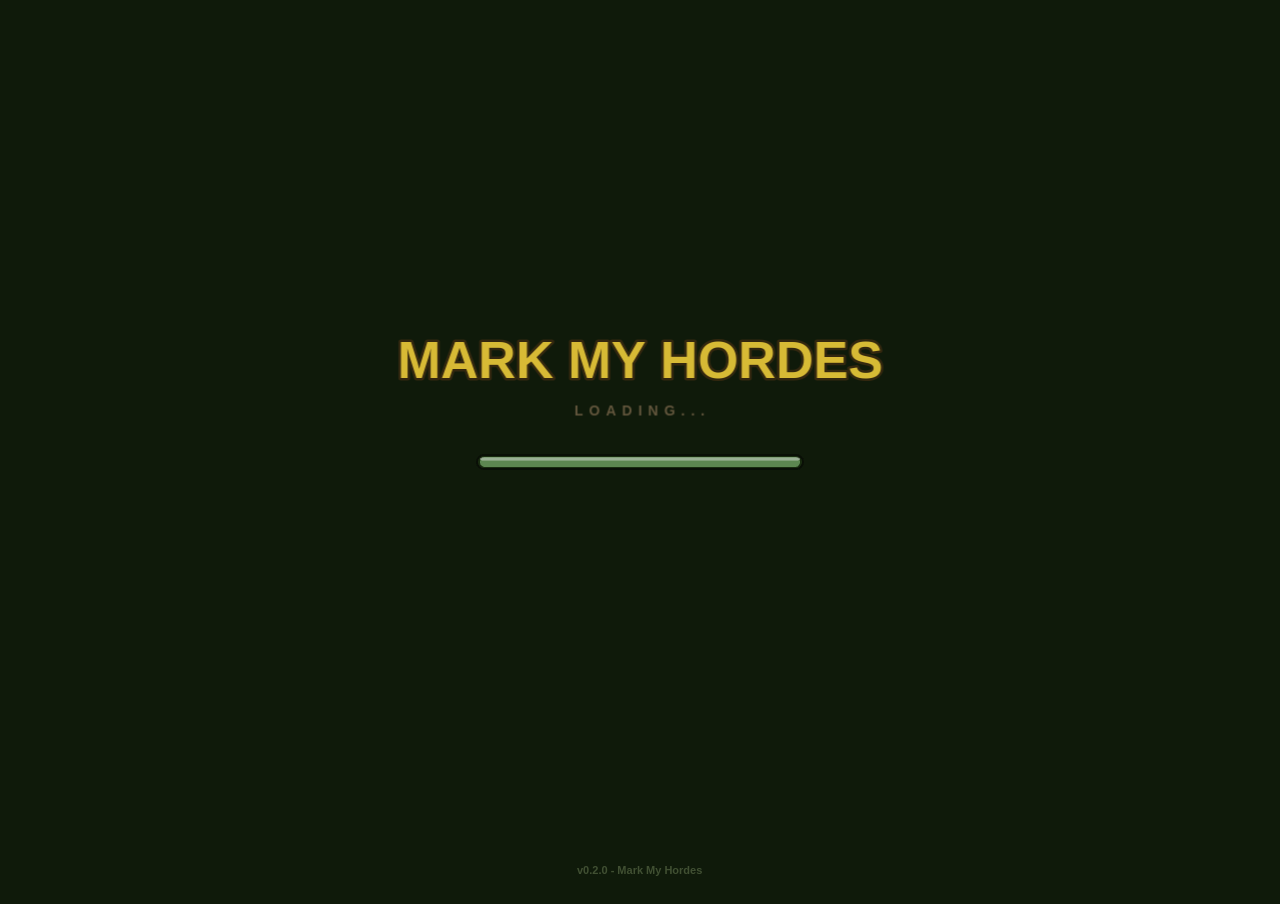
<file: horde/index.html>
<!DOCTYPE html>
<html lang="en">
<head>
  <meta charset="UTF-8" />
  <meta name="viewport" content="width=device-width, initial-scale=1.0" />
  <title>Mark My Hordes</title>
  <!-- Fonts loaded inline to avoid cross-origin issues in itch.io iframe -->
  <style>
    /* System font fallbacks for Fredoka and Nunito */
    @font-face { font-family: 'Fredoka'; font-style: normal; font-weight: 400 700; src: local('Fredoka'), local('Nunito'); }
    @font-face { font-family: 'Nunito'; font-style: normal; font-weight: 400 800; src: local('Nunito'), local('Segoe UI'); }
  </style>
  <style>
    * { margin: 0; padding: 0; box-sizing: border-box; }
    html, body {
      background: #0f1a0a;
      color: #d4c8a0;
      font-family: 'Nunito', 'Segoe UI', Tahoma, Geneva, Verdana, sans-serif;
      overflow: hidden;
      width: 100%;
      height: 100%;
    }
    #game-container {
      position: relative;
      width: 100%;
      height: 100%;
    }
    #hud-overlay {
      position: absolute;
      top: 0;
      left: 0;
      width: 100%;
      height: 100%;
      pointer-events: none;
      z-index: 10;
    }

    /* ─── HERO SELECT BAR (bottom) ──────────────────────── */
    #hero-bar {
      position: absolute;
      bottom: 0;
      left: 0;
      width: 100%;
      padding: 8px 16px;
      background: rgba(27, 16, 64, 0.96);
      backdrop-filter: blur(10px);
      -webkit-backdrop-filter: blur(10px);
      border-top: 3px solid #FF6B9D;
      display: none;
      pointer-events: all;
      z-index: 20;
    }
    #hero-bar .hero-row {
      display: flex;
      gap: 10px;
      align-items: stretch;
      justify-content: center;
    }
    .hero-slot {
      display: flex;
      align-items: center;
      gap: 8px;
      padding: 6px 14px;
      background: rgba(255,255,255,0.04);
      border: 3px solid #3D2070;
      border-radius: 12px;
      cursor: pointer;
      transition: all 0.2s ease;
      min-width: 180px;
      position: relative;
    }
    .hero-slot:hover { border-color: #6CC4FF; background: rgba(108,196,255,0.08); }
    .hero-slot.active {
      border-color: #FFD93D;
      background: rgba(255,217,61,0.12);
      box-shadow: 0 0 12px rgba(255,217,61,0.3), inset 0 0 12px rgba(255,217,61,0.08);
    }
    .hero-slot.dead {
      opacity: 0.45;
      pointer-events: none;
      background: rgba(255, 80, 80, 0.08);
      border-color: rgba(255, 80, 80, 0.3);
    }
    .hero-slot.dead .hero-name {
      text-decoration: line-through;
      color: #FF6B6B;
    }
    .hero-slot .hotkey {
      position: absolute;
      top: -8px;
      left: -8px;
      width: 22px;
      height: 22px;
      background: linear-gradient(135deg, #FF6B9D, #C98FFF);
      color: #fff;
      font-size: 12px;
      font-weight: 800;
      border-radius: 6px;
      display: flex;
      align-items: center;
      justify-content: center;
      font-family: 'Fredoka', sans-serif;
    }
    .hero-slot .hero-icon { font-size: 24px; line-height: 1; }
    .hero-slot .hero-info { display: flex; flex-direction: column; gap: 1px; flex: 1; min-width: 0; }
    .hero-slot .hero-name {
      font-size: 12px;
      font-weight: 700;
      color: #f0e8ff;
      white-space: nowrap;
      overflow: hidden;
      text-overflow: ellipsis;
      text-shadow: 0 1px 3px rgba(0, 0, 0, 0.4);
    }
    .hero-slot .hero-class { font-size: 10px; color: #8B6DB0; }
    .hero-slot .hero-companion { font-size: 10px; color: #C98FFF; }
    .hero-slot .hero-hp-bar {
      width: 100%;
      height: 5px;
      background: #2A1858;
      border-radius: 3px;
      overflow: hidden;
      margin-top: 2px;
    }
    .hero-slot .hero-hp-fill {
      height: 100%;
      background: #45E6B0;
      border-radius: 3px;
      transition: width 0.3s;
    }
    .hero-slot .hero-hp-fill.low { background: #FF6B6B; }
    .hero-slot .hero-hp-fill.mid { background: #FFD93D; }

    /* Ability bar (shows for selected hero) */
    .ability-bar {
      display: flex;
      gap: 6px;
      justify-content: center;
      margin-top: 6px;
    }
    .ability-btn {
      display: flex;
      align-items: center;
      gap: 5px;
      padding: 5px 12px;
      background: rgba(201, 143, 255, 0.12);
      border: 2px solid #4A2580;
      border-radius: 10px;
      cursor: pointer;
      pointer-events: all;
      transition: all 0.2s ease;
      min-width: 120px;
    }
    .ability-btn:hover { border-color: #C98FFF; background: rgba(201, 143, 255, 0.2); }
    .ability-btn:not(.on-cooldown) {
      animation: ability-pulse 2.5s ease-in-out infinite;
    }
    .ability-btn.on-cooldown { opacity: 0.5; cursor: default; }
    .ability-btn .ability-key {
      background: rgba(201, 143, 255, 0.5);
      color: #fff;
      font-size: 10px;
      font-weight: 800;
      padding: 2px 5px;
      border-radius: 4px;
      font-family: 'Fredoka', sans-serif;
    }
    .ability-btn .ability-name { font-size: 11px; color: #C98FFF; font-weight: 700; }
    .ability-btn .ability-cd { font-size: 11px; font-weight: 800; margin-left: auto; }
    .ability-btn .ability-cd.ready { color: #45E6B0; }
    .ability-btn .ability-cd.cooldown { color: #FF9F43; }

    /* Voice indicator */
    .voice-section {
      display: flex;
      align-items: center;
      gap: 8px;
      padding: 6px 14px;
      background: rgba(255,255,255,0.04);
      border: 3px solid #3D2070;
      border-radius: 12px;
      margin-left: auto;
      transition: all 0.2s;
    }
    .voice-section.listening {
      border-color: #FF6B6B;
      background: rgba(255,70,70,0.2);
      box-shadow: 0 0 16px rgba(255,107,107,0.3);
      animation: voice-pulse 0.8s infinite;
    }
    .voice-section .voice-label {
      font-size: 11px;
      color: #8B6DB0;
      font-weight: 600;
      transition: color 0.2s;
    }
    .voice-section.listening .voice-label {
      color: #FF6B6B;
    }
    @keyframes voice-pulse {
      0%, 100% { box-shadow: 0 0 8px rgba(255,107,107,0.2); }
      50% { box-shadow: 0 0 20px rgba(255,107,107,0.5); }
    }
    .voice-transcript {
      font-size: 12px;
      color: #FFD93D;
      font-weight: 600;
      max-width: 250px;
      white-space: normal;
      word-wrap: break-word;
      line-height: 1.3;
    }

    /* ─── COMMAND LOG ──────────────────────────────────── */
    #command-log {
      position: absolute;
      bottom: 120px;
      left: 16px;
      width: 350px;
      max-height: 180px;
      overflow-y: auto;
      background: rgba(27, 16, 64, 0.88);
      border: 2px solid #3D2070;
      border-radius: 14px;
      padding: 8px 12px;
      font-size: 12px;
      pointer-events: all;
      display: none;
      z-index: 20;
      scrollbar-gutter: stable;
      mask-image: linear-gradient(to bottom, transparent 0%, #000 15%, #000 100%);
      -webkit-mask-image: linear-gradient(to bottom, transparent 0%, #000 15%, #000 100%);
    }
    #command-log .log-entry {
      margin-bottom: 4px;
      padding: 5px 8px;
      border-bottom: 1px solid #2A1858;
      border-left: 2px solid rgba(201, 143, 255, 0.3);
      transition: background 0.2s ease;
    }
    #command-log .log-entry .player { color: #6CC4FF; font-weight: 700; }
    #command-log .log-entry .text { color: #cbb8ee; }
    #command-log .log-entry .result { color: #5DFFC4; font-size: 11px; font-weight: 600; }

    /* ─── STATUS BAR ──────────────────────────────────── */
    #status-bar {
      position: absolute;
      top: 0;
      left: 0;
      width: 100%;
      padding: 8px 12px;
      background: rgba(27, 16, 64, 0.92);
      backdrop-filter: blur(8px);
      -webkit-backdrop-filter: blur(8px);
      border-bottom: 2px solid #3D2070;
      display: none;
      pointer-events: all;
      z-index: 20;
      font-size: 13px;
    }
    #status-bar .team-section {
      display: flex;
      gap: 8px;
      flex-wrap: wrap;
    }
    #status-bar .char-card {
      display: flex;
      align-items: center;
      gap: 10px;
      padding: 6px 12px;
      border-radius: 10px;
      background: rgba(255,255,255,0.06);
      border: 2px solid #3D2070;
      min-width: 170px;
      transition: all 0.2s ease;
    }
    #status-bar .char-card.dead { opacity: 0.4; }
    #status-bar .char-card.ally { border-left: 3px solid #6CC4FF; }
    #status-bar .char-card.enemy { border-left: 3px solid #FF6B6B; }
    #status-bar .char-info { display: flex; flex-direction: column; gap: 1px; flex: 1; min-width: 0; }
    #status-bar .char-name { font-weight: 700; font-size: 13px; white-space: nowrap; overflow: hidden; text-overflow: ellipsis; }
    #status-bar .char-class { font-size: 10px; color: #8B6DB0; }
    #status-bar .char-hp-row { display: flex; align-items: center; gap: 6px; }
    #status-bar .hp-bar {
      flex: 1;
      height: 6px;
      background: #2A1858;
      border-radius: 3px;
      overflow: hidden;
      border: 1px solid #3D2070;
    }
    #status-bar .hp-fill {
      height: 100%;
      border-radius: 2px;
      transition: width 0.3s;
    }
    #status-bar .hp-fill.ally { background: #45E6B0; }
    #status-bar .hp-fill.enemy { background: #FF6B6B; }
    #status-bar .hp-text { font-size: 10px; color: #cbb8ee; min-width: 50px; text-align: right; }
    #status-bar .char-ability-row { display: flex; align-items: center; gap: 6px; margin-top: 1px; }
    #status-bar .ability-name { font-size: 10px; color: #C98FFF; font-weight: 600; white-space: nowrap; }
    #status-bar .ability-cd { font-size: 10px; font-weight: 700; }
    #status-bar .ability-cd.ready { color: #45E6B0; }
    #status-bar .ability-cd.on-cd { color: #FF9F43; }
    #status-bar .char-effects { display: flex; gap: 4px; margin-top: 1px; }
    #status-bar .effect-badge {
      font-size: 9px;
      font-weight: 700;
      padding: 0 4px;
      border-radius: 3px;
      background: rgba(0,0,0,0.3);
    }
    #status-bar .char-order { font-size: 10px; color: #FFD93D; font-weight: 600; }
    #status-bar .char-flag { color: #FFD93D; font-size: 10px; font-weight: 700; }
    #status-bar .char-xp-row { display: flex; align-items: center; gap: 4px; margin: 1px 0; }
    #status-bar .xp-bar {
      flex: 1; height: 3px; background: rgba(0,0,0,0.4); border-radius: 2px; overflow: hidden;
    }
    #status-bar .xp-fill {
      height: 100%; background: linear-gradient(90deg, #FFD93D, #FF9F43); border-radius: 2px;
      transition: width 0.3s ease;
    }
    #status-bar .xp-text { font-size: 8px; color: #FFD93D; white-space: nowrap; }
    #status-bar .char-inventory {
      display: flex; gap: 3px; flex-wrap: wrap; margin: 1px 0;
    }
    #status-bar .inv-item {
      font-size: 9px; color: #FF9F43; background: rgba(255,159,67,0.15);
      padding: 1px 4px; border-radius: 3px; border: 1px solid rgba(255,159,67,0.3);
      cursor: help;
    }
    #status-bar .char-channel { margin: 2px 0; }
    #status-bar .channel-bar {
      height: 4px; background: rgba(0,0,0,0.4); border-radius: 2px; overflow: hidden;
    }
    #status-bar .channel-fill {
      height: 100%; background: linear-gradient(90deg, #6CC4FF, #45E6B0); border-radius: 2px;
      transition: width 0.3s ease;
    }
    .processing-indicator {
      color: #FFD93D;
      font-style: italic;
      font-weight: 600;
      padding: 4px 0;
    }

    /* ─── ABILITY PANEL (right sidebar) ────────────────── */
    #ability-panel {
      position: absolute;
      top: 80px;
      right: 8px;
      width: 225px;
      background: rgba(27, 16, 64, 0.94);
      border: 3px solid #3D2070;
      border-radius: 16px;
      padding: 12px;
      pointer-events: all;
      display: none;
      z-index: 20;
      font-family: 'Nunito', sans-serif;
      max-height: calc(100vh - 180px);
      overflow-y: auto;
      scrollbar-gutter: stable;
    }
    #ability-panel h3 {
      font-size: 12px;
      color: #FF6B9D;
      text-transform: uppercase;
      letter-spacing: 2px;
      margin: 0 0 8px 0;
      border-bottom: 2px solid #3D2070;
      padding-bottom: 6px;
      font-family: 'Fredoka', sans-serif;
    }
    .ap-char {
      margin-bottom: 10px;
      padding: 8px 10px;
      background: rgba(255,255,255,0.04);
      border-radius: 10px;
      border-left: 4px solid #FF6B9D;
    }
    .ap-char.enemy { border-left-color: #FF6B6B; }
    .ap-char-name { font-size: 13px; font-weight: 700; color: #f0e8ff; }
    .ap-char-class { font-size: 11px; color: #8B6DB0; }
    .ap-ability {
      margin-top: 4px;
      padding: 4px 8px;
      background: rgba(255, 107, 157, 0.1);
      border-radius: 8px;
      font-size: 11px;
    }
    .ap-ability.selected {
      background: rgba(201, 143, 255, 0.2);
      border: 1px solid rgba(201, 143, 255, 0.4);
    }
    .ap-hotkey {
      display: inline-block;
      background: rgba(201, 143, 255, 0.4);
      color: #fff;
      font-size: 9px;
      font-weight: 800;
      padding: 1px 4px;
      border-radius: 3px;
      margin-right: 2px;
    }
    .ap-ability-name { color: #C98FFF; font-weight: 700; }
    .ap-ability-desc { color: #8B6DB0; font-size: 10px; }
    .ap-ability-cd { font-size: 10px; font-weight: 700; }
    .ap-ability-cd.ready { color: #45E6B0; }
    .ap-ability-cd.cooldown { color: #FF9F43; }
    .ap-order { margin-top: 4px; font-size: 11px; }
    .ap-order-current { color: #FFD93D; font-weight: 700; }
    .ap-order-queued { color: #8B6DB0; font-size: 10px; padding-left: 8px; }
    .ap-effects { margin-top: 2px; font-size: 10px; }

    /* ─── CUSTOM SCROLLBARS ────────────────────────────── */
    #command-log::-webkit-scrollbar,
    #ability-panel::-webkit-scrollbar {
      width: 5px;
    }
    #command-log::-webkit-scrollbar-track,
    #ability-panel::-webkit-scrollbar-track {
      background: rgba(42, 24, 88, 0.4);
      border-radius: 3px;
    }
    #command-log::-webkit-scrollbar-thumb,
    #ability-panel::-webkit-scrollbar-thumb {
      background: rgba(201, 143, 255, 0.35);
      border-radius: 3px;
    }
    #command-log::-webkit-scrollbar-thumb:hover,
    #ability-panel::-webkit-scrollbar-thumb:hover {
      background: rgba(201, 143, 255, 0.55);
    }
    #command-log,
    #ability-panel {
      scrollbar-width: thin;
      scrollbar-color: rgba(201, 143, 255, 0.35) rgba(42, 24, 88, 0.4);
    }

    /* ─── PULSE ANIMATION (ability ready) ─────────────── */
    @keyframes ability-pulse {
      0%, 100% { box-shadow: 0 0 0 0 rgba(201, 143, 255, 0); }
      50% { box-shadow: 0 0 8px 2px rgba(201, 143, 255, 0.25); }
    }

    /* ─── HORDE MODE RESPONSIVE PANELS ──────────────────── */
    #game-container {
      --horde-sidebar-w: clamp(200px, 17vw, 300px);
      --horde-rpanel-w: clamp(260px, 23vw, 400px);
    }

    #horde-sidebar,
    #horde-char-panel {
      transition: width 0.25s ease;
    }

    #horde-sidebar::-webkit-scrollbar,
    #horde-char-panel::-webkit-scrollbar {
      width: 5px;
    }
    #horde-sidebar::-webkit-scrollbar-track,
    #horde-char-panel::-webkit-scrollbar-track {
      background: rgba(139,115,85,0.15);
      border-radius: 3px;
    }
    #horde-sidebar::-webkit-scrollbar-thumb,
    #horde-char-panel::-webkit-scrollbar-thumb {
      background: rgba(139,115,85,0.4);
      border-radius: 3px;
    }
    #horde-sidebar::-webkit-scrollbar-thumb:hover,
    #horde-char-panel::-webkit-scrollbar-thumb:hover {
      background: rgba(139,115,85,0.6);
    }

    /* On small screens, shrink font sizes inside panels */
    @media (max-width: 1200px) {
      #horde-sidebar { font-size: 12px; }
      #horde-char-panel { font-size: 12px; }
    }
    @media (max-width: 900px) {
      #horde-sidebar { font-size: 11px; }
      #horde-char-panel { font-size: 11px; }
    }
  </style>
  

  <script>
    window.__gameStarted = false;
    window.onerror = function(msg, src, line, col, err) {
      var d = document.createElement('div');
      d.style.cssText = 'position:fixed;top:0;left:0;right:0;background:red;color:white;padding:12px;font:14px monospace;z-index:99999;white-space:pre-wrap';
      d.textContent = 'ERROR: ' + msg + '\n' + (src||'') + ':' + line + ':' + col + '\n' + (err&&err.stack||'');
      document.body.appendChild(d);
    };
    window.addEventListener('unhandledrejection', function(e) {
      var d = document.createElement('div');
      d.style.cssText = 'position:fixed;top:0;left:0;right:0;background:red;color:white;padding:12px;font:14px monospace;z-index:99999;white-space:pre-wrap';
      d.textContent = 'UNHANDLED PROMISE: ' + (e.reason&&e.reason.stack||e.reason||'unknown');
      document.body.appendChild(d);
    });
    setTimeout(function() {
      if (!window.__gameStarted) {
        var d = document.createElement('div');
        d.style.cssText = 'position:fixed;top:0;left:0;right:0;background:orange;color:black;padding:12px;font:14px monospace;z-index:99999';
        d.textContent = 'WARNING: Game has not started after 10s. Check console (F12).';
        document.body.appendChild(d);
      }
    }, 10000);
  </script>
</head>
<body>
  <div id="game-container">
    <div id="hud-overlay">
      <div id="status-bar"></div>
      <div id="ability-panel"></div>
      <div id="command-log"></div>
    </div>
    <div id="hero-bar">
      <div class="hero-row" id="hero-row"></div>
      <div class="ability-bar" id="ability-bar"></div>
    </div>
  </div>
<script src="./game.js"></script>
</body>
</html>
</file>
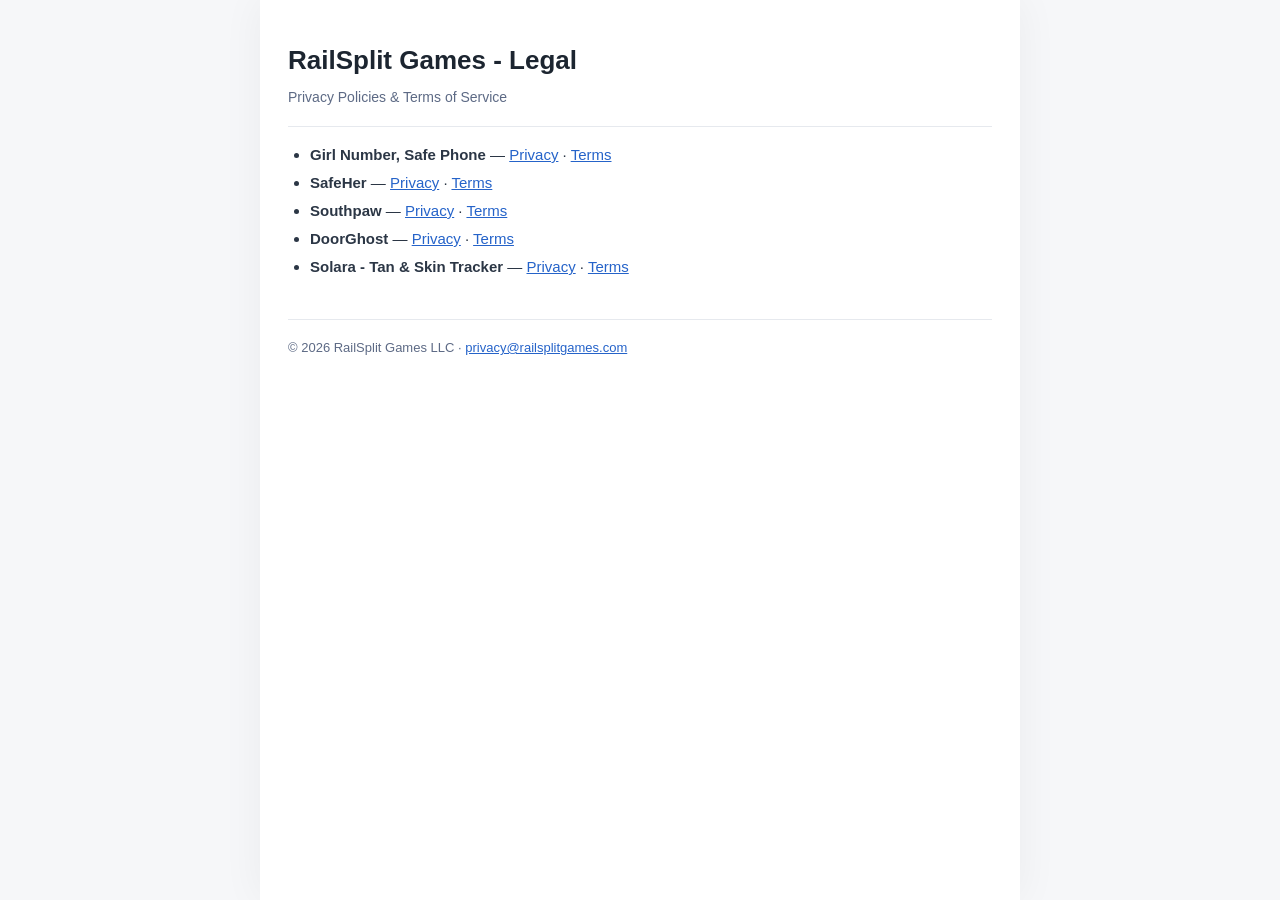
<file: legal/index.html>
<!doctype html><html lang="en"><head><meta charset="utf-8"><meta name="viewport" content="width=device-width, initial-scale=1"><title>RailSplit Games - Legal</title><style>*{box-sizing:border-box} body{margin:0;background:#f6f7f9;color:#1c2530;font-family:-apple-system,BlinkMacSystemFont,"Segoe UI",Roboto,Helvetica,Arial,sans-serif;line-height:1.6}
.wrap{max-width:760px;margin:0 auto;background:#fff;padding:40px 28px 64px;min-height:100vh;box-shadow:0 0 40px rgba(0,0,0,.05)}
header{border-bottom:1px solid #e6e9ee;padding-bottom:18px;margin-bottom:8px}
h1{font-size:26px;margin:0 0 4px} .pub{color:#5d6a85;font-size:14px}
nav{margin-top:12px;font-size:14px} nav a{color:#2563c9;text-decoration:none;font-weight:600} nav a:hover{text-decoration:underline}
h2{font-size:20px;margin:30px 0 6px} h3{font-size:16px;margin:20px 0 4px}
p,li{font-size:15px;color:#2b3645} a{color:#2563c9} ul{padding-left:22px} li{margin:4px 0}
hr{border:none;border-top:1px solid #e6e9ee;margin:40px 0}
footer{margin-top:40px;padding-top:18px;border-top:1px solid #e6e9ee;color:#5d6a85;font-size:13px}
section{scroll-margin-top:16px}</style></head><body><div class="wrap"><header><h1>RailSplit Games - Legal</h1><div class="pub">Privacy Policies &amp; Terms of Service</div></header><ul><li><b>Girl Number, Safe Phone</b> &mdash; <a href="./girl-number.html#privacy">Privacy</a> &middot; <a href="./girl-number.html#terms">Terms</a></li><li><b>SafeHer</b> &mdash; <a href="./safeher.html#privacy">Privacy</a> &middot; <a href="./safeher.html#terms">Terms</a></li><li><b>Southpaw</b> &mdash; <a href="./southpaw.html#privacy">Privacy</a> &middot; <a href="./southpaw.html#terms">Terms</a></li><li><b>DoorGhost</b> &mdash; <a href="./doorghost.html#privacy">Privacy</a> &middot; <a href="./doorghost.html#terms">Terms</a></li><li><b>Solara - Tan & Skin Tracker</b> &mdash; <a href="./solara.html#privacy">Privacy</a> &middot; <a href="./solara.html#terms">Terms</a></li></ul><footer>&copy; 2026 RailSplit Games LLC &middot; <a href="mailto:privacy@railsplitgames.com">privacy@railsplitgames.com</a></footer></div></body></html>
</file>
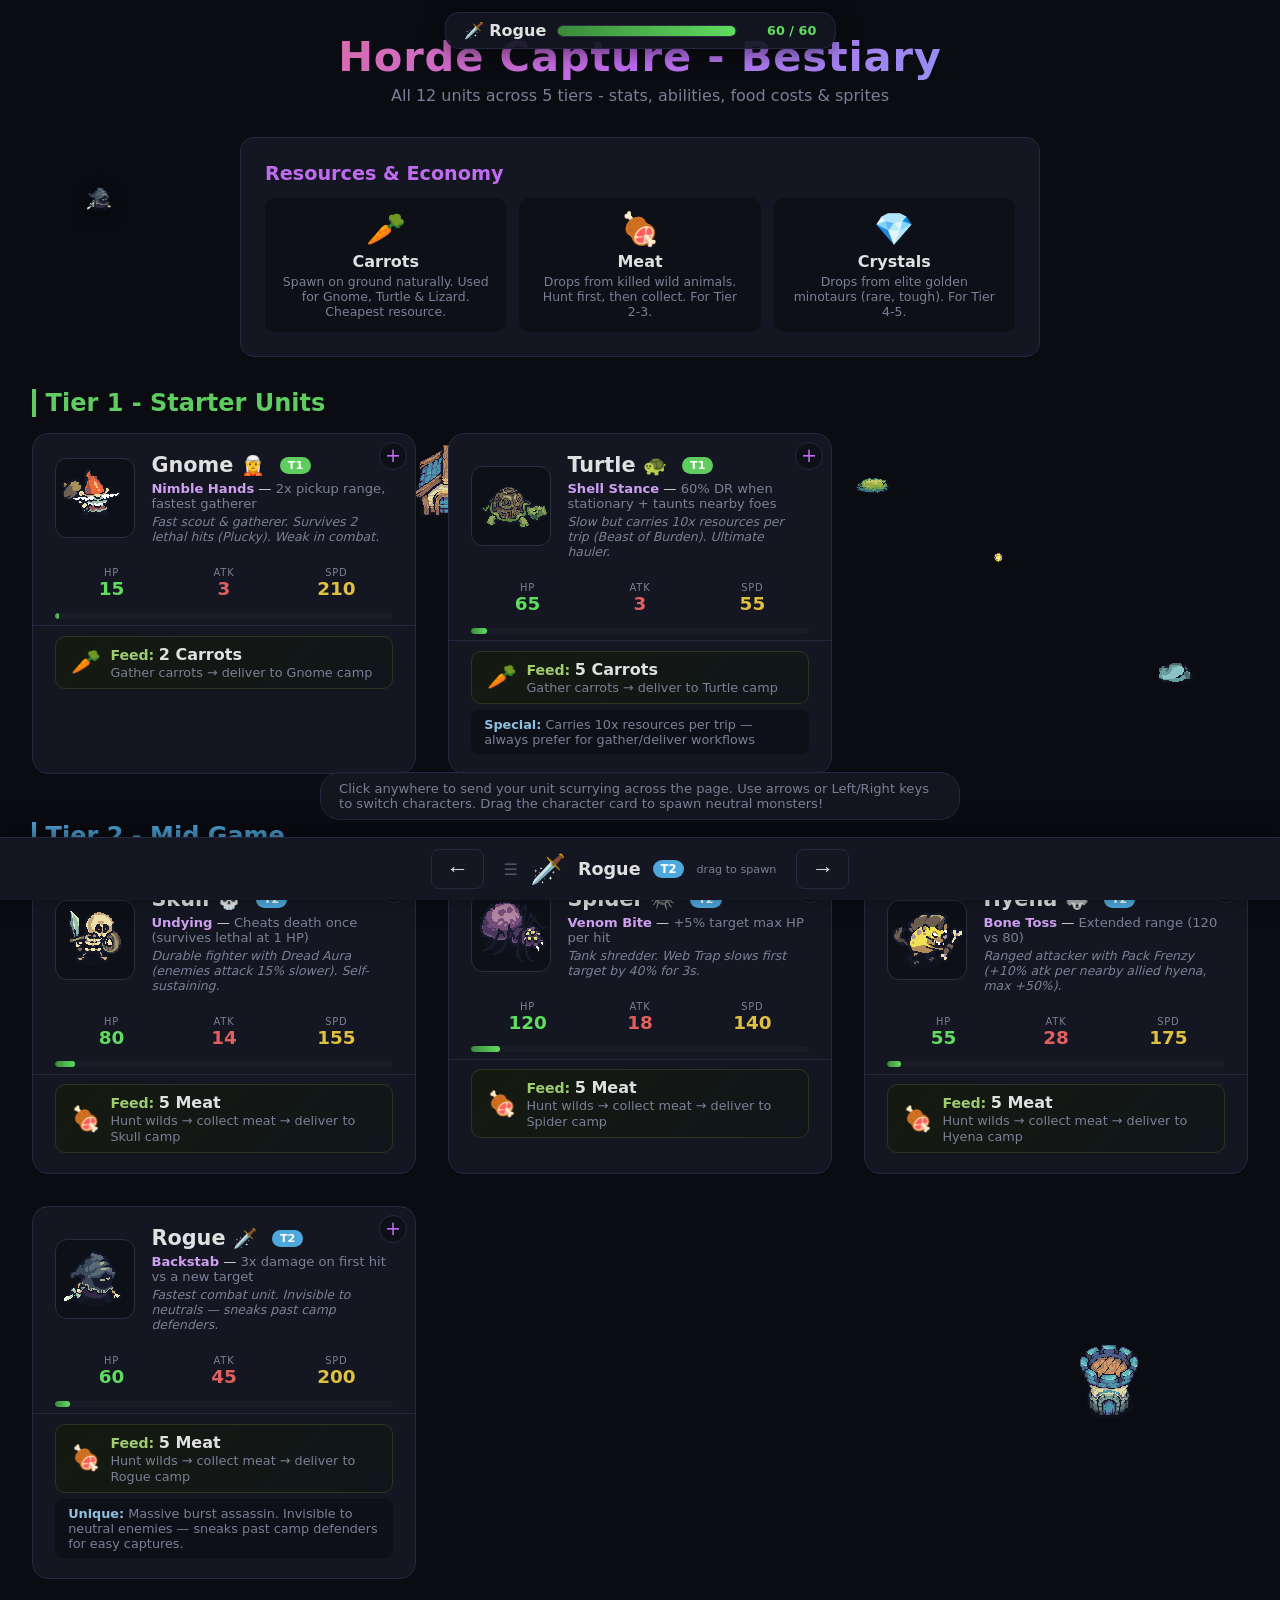
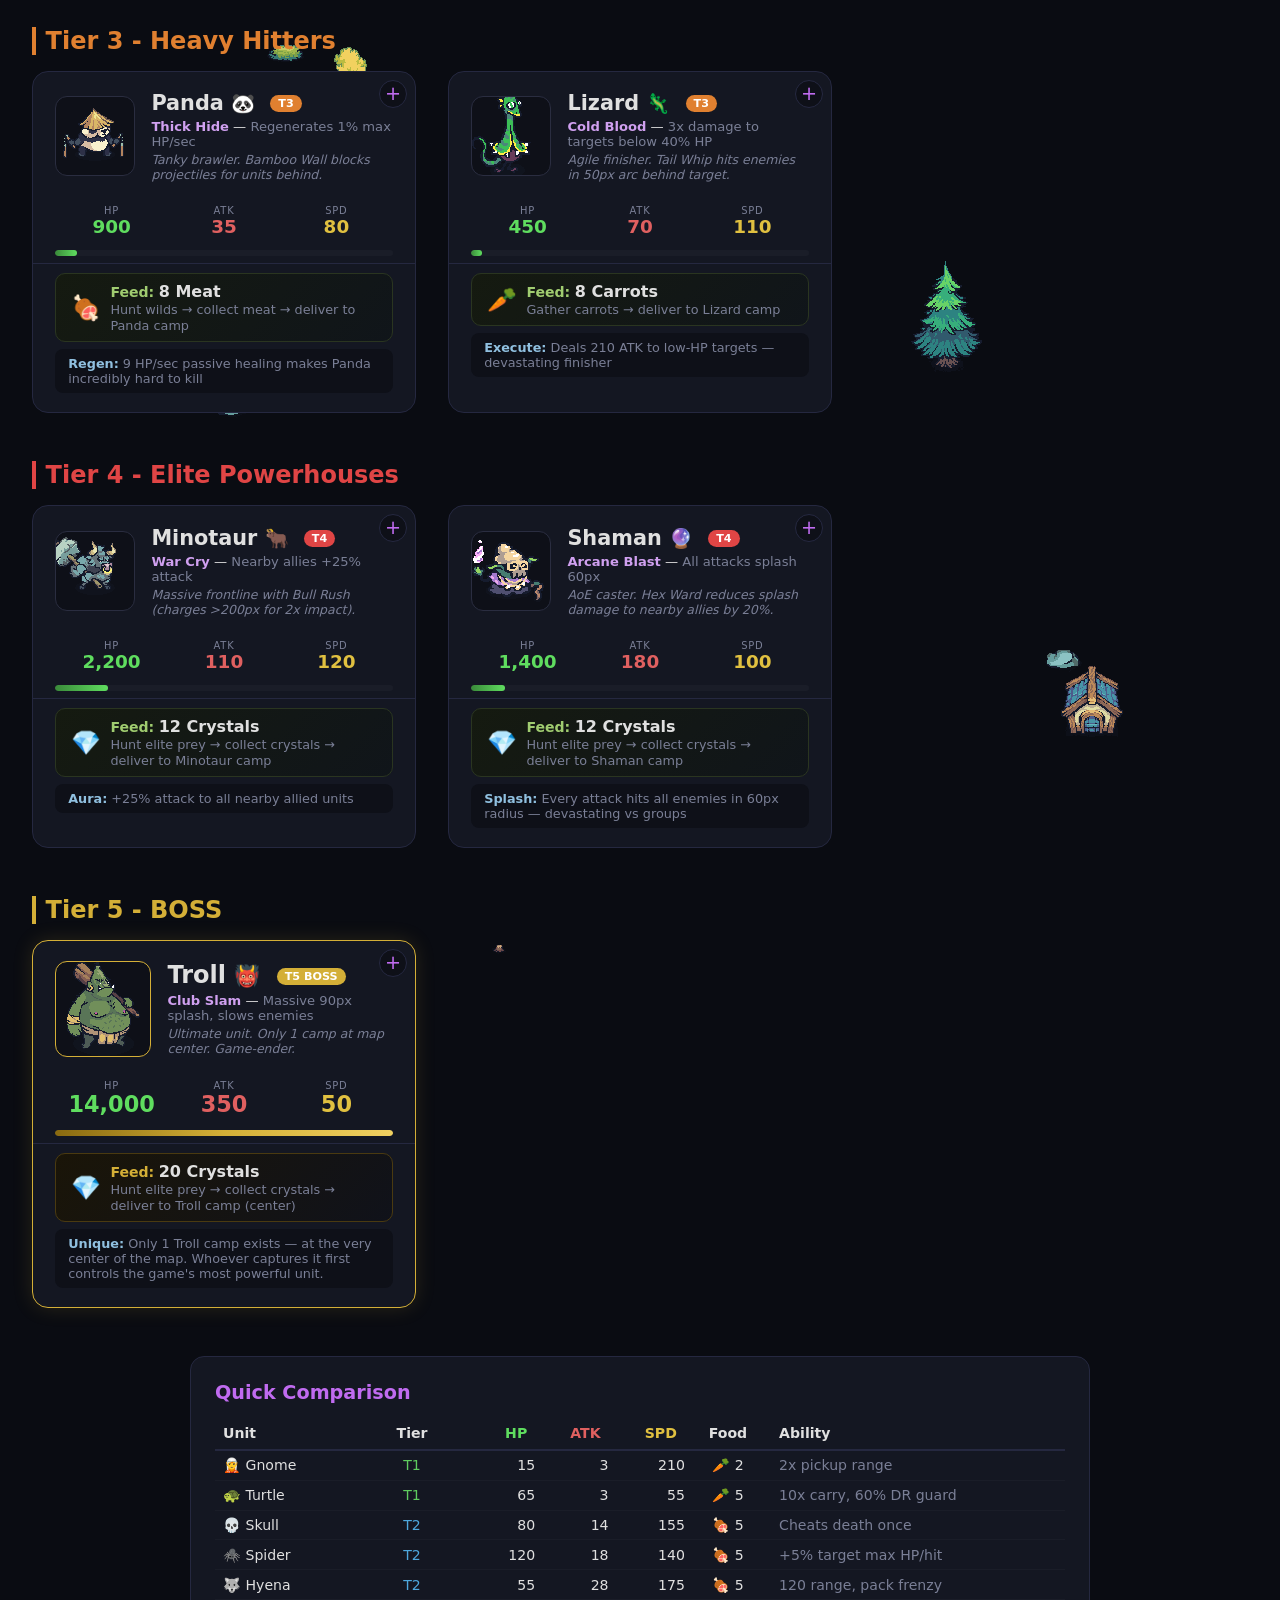
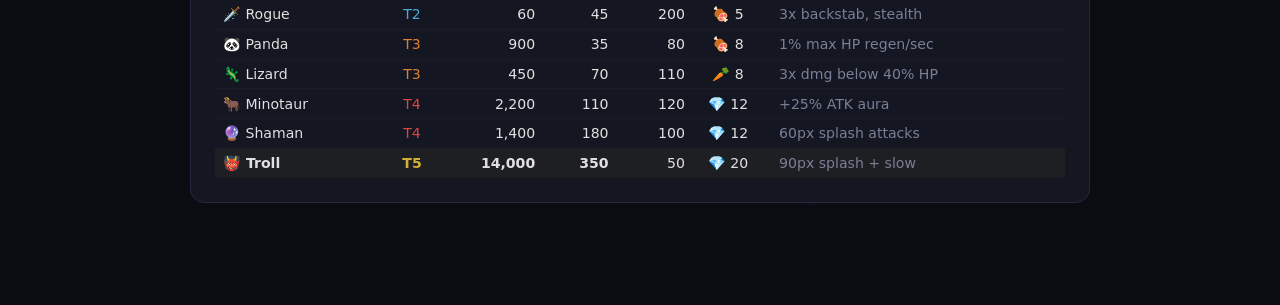
<file: horde/horde-overview.html>
<!DOCTYPE html>
<html lang="en">
<head>
<meta charset="UTF-8">
<meta name="viewport" content="width=device-width, initial-scale=1.0">
<title>Horde Capture - Monster Overview</title>
<style>
  :root {
    --bg: #0a0c12;
    --card: #141722;
    --border: #252840;
    --text: #e0e0e0;
    --muted: #7a7f96;
    --accent: #c06bf0;
    --tier1: #5fcc5f;
    --tier2: #4ea8de;
    --tier3: #e08030;
    --tier4: #e04545;
    --tier5: #d4af37;
  }
  * { margin: 0; padding: 0; box-sizing: border-box; }
  body {
    font-family: 'Segoe UI', system-ui, sans-serif;
    background: var(--bg);
    color: var(--text);
    padding: 2rem;
    min-height: 100vh;
    position: relative;
    overflow-x: hidden;
    padding-bottom: 70px;
  }
  h1 {
    text-align: center;
    font-size: 2.6rem;
    margin-bottom: 0.3rem;
    background: linear-gradient(135deg, #f06b6b, #c06bf0, #6bb0f0);
    -webkit-background-clip: text;
    -webkit-text-fill-color: transparent;
    letter-spacing: 0.02em;
  }
  .subtitle {
    text-align: center;
    color: var(--muted);
    margin-bottom: 2rem;
    font-size: 1rem;
  }

  /* Single-frame sprite clipping */
  .sprite-box {
    width: 80px;
    height: 80px;
    background: #0e1018;
    border-radius: 12px;
    flex-shrink: 0;
    overflow: hidden;
    border: 1px solid #2a2d40;
    position: relative;
  }
  .sprite-frame {
    position: absolute;
    top: 50%;
    left: 50%;
    image-rendering: pixelated;
  }

  /* Resource legend */
  .resource-legend {
    max-width: 800px;
    margin: 0 auto 2rem;
    background: var(--card);
    border: 1px solid var(--border);
    border-radius: 14px;
    padding: 1.5rem;
  }
  .resource-legend h2 { font-size: 1.2rem; margin-bottom: 0.8rem; color: var(--accent); }
  .res-grid {
    display: grid;
    grid-template-columns: repeat(3, 1fr);
    gap: 0.8rem;
  }
  .res-item {
    background: #0e1018;
    border-radius: 10px;
    padding: 0.8rem 1rem;
    text-align: center;
  }
  .res-icon { font-size: 2rem; }
  .res-name { font-weight: 700; font-size: 1rem; margin: 0.2rem 0; }
  .res-desc { font-size: 0.78rem; color: var(--muted); }

  /* Tier sections */
  .tier-section { margin-bottom: 2.5rem; }
  .tier-header {
    font-size: 1.5rem;
    font-weight: 700;
    margin-bottom: 1rem;
    padding-left: 0.6rem;
    border-left: 4px solid;
    display: flex;
    align-items: center;
    gap: 0.6rem;
  }
  .tier-1 .tier-header { border-color: var(--tier1); color: var(--tier1); }
  .tier-2 .tier-header { border-color: var(--tier2); color: var(--tier2); }
  .tier-3 .tier-header { border-color: var(--tier3); color: var(--tier3); }
  .tier-4 .tier-header { border-color: var(--tier4); color: var(--tier4); }
  .tier-5 .tier-header { border-color: var(--tier5); color: var(--tier5); }

  .tier-grid {
    display: grid;
    grid-template-columns: repeat(auto-fill, minmax(360px, 1fr));
    gap: 2rem;
  }

  /* Tier sections */
  .tier-section { margin-bottom: 3rem; }

  /* Cards */
  .card {
    background: var(--card);
    border: 1px solid var(--border);
    border-radius: 16px;
    overflow: hidden;
    transition: transform 0.15s, box-shadow 0.15s;
  }
  .card:hover {
    transform: translateY(-4px);
    box-shadow: 0 10px 30px rgba(0,0,0,0.5);
  }
  .card-top {
    display: flex;
    align-items: center;
    padding: 1.2rem 1.4rem 0.6rem;
    gap: 1rem;
  }
  .card-info { flex: 1; }
  .card-name { font-size: 1.3rem; font-weight: 700; }
  .tier-badge {
    display: inline-block;
    font-size: 0.7rem;
    font-weight: 700;
    padding: 2px 8px;
    border-radius: 20px;
    color: #fff;
    margin-left: 0.5rem;
    vertical-align: middle;
  }
  .tb1 { background: var(--tier1); }
  .tb2 { background: var(--tier2); }
  .tb3 { background: var(--tier3); }
  .tb4 { background: var(--tier4); }
  .tb5 { background: var(--tier5); }
  .card-ability { margin-top: 4px; font-size: 0.82rem; }
  .ability-name { color: #d0a0f0; font-weight: 600; }
  .ability-desc { color: var(--muted); }
  .card-role { margin-top: 3px; font-size: 0.78rem; color: var(--muted); font-style: italic; }

  /* Stats */
  .stats-grid {
    display: grid;
    grid-template-columns: repeat(3, 1fr);
    padding: 0.5rem 1.4rem;
  }
  .stat { text-align: center; padding: 0.35rem 0; }
  .stat-label { font-size: 0.62rem; text-transform: uppercase; letter-spacing: 0.08em; color: var(--muted); }
  .stat-value { font-size: 1.15rem; font-weight: 700; }
  .s-hp .stat-value { color: #5fdd5f; }
  .s-atk .stat-value { color: #e06060; }
  .s-spd .stat-value { color: #e0c040; }

  /* Food */
  .card-bottom {
    padding: 0.6rem 1.4rem 1.2rem;
    border-top: 1px solid var(--border);
    display: flex;
    flex-direction: column;
    gap: 0.4rem;
  }
  .food-box {
    display: flex;
    align-items: center;
    gap: 0.6rem;
    background: linear-gradient(135deg, #151a10, #10151a);
    border: 1px solid #2a3520;
    border-radius: 10px;
    padding: 0.5rem 0.9rem;
    font-size: 0.88rem;
  }
  .food-icon { font-size: 1.5rem; }
  .food-label { font-weight: 600; color: #a0cc70; }
  .food-cost { color: #e0e0e0; font-weight: 700; font-size: 1rem; }
  .food-type { color: var(--muted); font-size: 0.8rem; }
  .trait-box {
    background: #0e1018;
    border-radius: 8px;
    padding: 0.45rem 0.8rem;
    font-size: 0.8rem;
    color: var(--muted);
  }
  .trait-box strong { color: #90c0e0; }

  /* HP bar */
  .hp-bar-container { padding: 0 1.4rem 0.4rem; }
  .hp-bar-bg { height: 6px; background: #1a1d28; border-radius: 3px; overflow: hidden; }
  .hp-bar-fill { height: 100%; border-radius: 3px; background: linear-gradient(90deg, #3a8a3a, #5fdd5f); }

  /* Interactive walker */
  #rogue-walker {
    position: fixed;
    width: 64px;
    height: 64px;
    pointer-events: none;
    z-index: 9999;
    image-rendering: pixelated;
    transition: none;
    filter: drop-shadow(0 4px 8px rgba(0,0,0,0.7));
  }
  #click-hint {
    position: fixed;
    bottom: 80px;
    left: 50%;
    transform: translateX(-50%);
    background: rgba(20,23,34,0.9);
    border: 1px solid var(--border);
    color: var(--muted);
    padding: 8px 18px;
    border-radius: 20px;
    font-size: 0.82rem;
    z-index: 10000;
    pointer-events: none;
    opacity: 1;
    transition: opacity 2s;
  }

  /* Character cycling UI */
  #char-cycler {
    position: fixed;
    bottom: 0;
    left: 0;
    right: 0;
    z-index: 10001;
    display: flex;
    align-items: center;
    justify-content: center;
    gap: 0;
    background: var(--card);
    border-top: 1px solid var(--border);
    padding: 8px 16px;
    box-shadow: 0 -4px 20px rgba(0,0,0,0.5);
  }
  #char-cycler .arrow-btn {
    background: none;
    border: 1px solid var(--border);
    color: var(--text);
    font-size: 1.4rem;
    cursor: pointer;
    padding: 6px 14px;
    border-radius: 8px;
    transition: background 0.15s, border-color 0.15s;
    user-select: none;
  }
  #char-cycler .arrow-btn:hover {
    background: var(--border);
    border-color: var(--accent);
  }
  #char-card-display {
    display: flex;
    align-items: center;
    gap: 12px;
    padding: 6px 20px;
    min-width: 240px;
    justify-content: center;
    cursor: grab;
    user-select: none;
  }
  #char-card-display:active { cursor: grabbing; }
  #char-card-display .char-emoji { font-size: 1.8rem; }
  #char-card-display .char-name { font-weight: 700; font-size: 1.1rem; }
  #char-card-display .char-tier { font-size: 0.72rem; font-weight: 700; padding: 2px 8px; border-radius: 12px; color: #fff; }
  #char-card-display .drag-hint {
    font-size: 0.7rem;
    color: var(--muted);
    display: flex;
    align-items: center;
    gap: 4px;
  }
  #char-card-display .drag-icon {
    font-size: 1rem;
    color: var(--muted);
    opacity: 0.6;
  }

  /* Spawned neutral monsters */
  .spawned-monster {
    position: absolute;
    pointer-events: none;
    z-index: 100;
  }
  .spawned-monster canvas {
    image-rendering: pixelated;
    display: block;
    margin: 0 auto;
  }
  .spawned-label {
    text-align: center;
    font-size: 0.65rem;
    font-weight: 700;
    color: var(--text);
    text-shadow: 0 1px 3px rgba(0,0,0,0.8);
    margin-bottom: 2px;
  }
  .spawned-hp-bar {
    width: 48px;
    height: 4px;
    background: #1a1d28;
    border-radius: 2px;
    overflow: hidden;
    margin: 0 auto 2px;
  }
  .spawned-hp-fill {
    width: 100%;
    height: 100%;
    border-radius: 2px;
    background: linear-gradient(90deg, #3a8a3a, #5fdd5f);
  }

  /* Drag ghost */
  #drag-ghost {
    position: fixed;
    pointer-events: none;
    z-index: 20000;
    opacity: 0.8;
    display: none;
    font-size: 2.4rem;
    filter: drop-shadow(0 2px 8px rgba(0,0,0,0.7));
  }

  /* Content layers — above terrain */
  .resource-legend, .tier-section, .card, .tier-header, h1, .subtitle,
  .resource-legend *, .tier-section *, .card * {
    position: relative;
    z-index: 5;
  }
  table { position: relative; z-index: 5; }

  /* Terrain obstacles — behind content */
  .terrain-obstacle {
    position: absolute;
    z-index: 1;
    pointer-events: none;
    image-rendering: pixelated;
  }
  .terrain-obstacle img {
    display: block;
    image-rendering: pixelated;
  }

  /* Spawn button on cards */
  .card { position: relative; }
  .card .spawn-btn {
    position: absolute;
    top: 8px;
    right: 8px;
    width: 28px;
    height: 28px;
    border-radius: 50%;
    border: 1px solid var(--border);
    background: rgba(14,16,24,0.9);
    color: var(--accent);
    font-size: 1.2rem;
    line-height: 26px;
    text-align: center;
    cursor: pointer;
    z-index: 10;
    transition: background 0.15s, border-color 0.15s, transform 0.15s;
    user-select: none;
  }
  .card .spawn-btn:hover {
    background: var(--accent);
    color: #fff;
    border-color: var(--accent);
    transform: scale(1.15);
  }

  /* Walker HP HUD */
  #walker-hud {
    position: fixed;
    top: 12px;
    left: 50%;
    transform: translateX(-50%);
    z-index: 10002;
    display: flex;
    align-items: center;
    gap: 10px;
    background: rgba(20,23,34,0.92);
    border: 1px solid var(--border);
    border-radius: 14px;
    padding: 8px 18px;
    box-shadow: 0 4px 20px rgba(0,0,0,0.5);
  }
  #walker-hud .hud-name {
    font-weight: 700;
    font-size: 1rem;
    color: var(--text);
  }
  #walker-hud .hud-hp-bar {
    width: 180px;
    height: 12px;
    background: #1a1d28;
    border-radius: 6px;
    overflow: hidden;
    border: 1px solid #2a2d40;
  }
  #walker-hud .hud-hp-fill {
    height: 100%;
    border-radius: 6px;
    background: linear-gradient(90deg, #3a8a3a, #5fdd5f);
    transition: width 0.2s;
  }
  #walker-hud .hud-hp-text {
    font-size: 0.8rem;
    font-weight: 700;
    color: #5fdd5f;
    min-width: 70px;
    text-align: right;
  }

  /* Floating damage numbers */
  .dmg-number {
    position: absolute;
    font-weight: 900;
    font-size: 1.1rem;
    pointer-events: none;
    z-index: 10000;
    text-shadow: 0 1px 4px rgba(0,0,0,0.8);
    animation: dmgFloat 0.9s ease-out forwards;
  }
  @keyframes dmgFloat {
    0%   { opacity: 1; transform: translateY(0) scale(1.2); }
    60%  { opacity: 1; }
    100% { opacity: 0; transform: translateY(-50px) scale(0.7); }
  }

  @media (max-width: 800px) {
    .tier-grid { grid-template-columns: 1fr; }
    .res-grid { grid-template-columns: 1fr; }
    body { padding: 1rem; }
  }
</style>
</head>
<body>

<!-- Walker HP HUD -->
<div id="walker-hud">
  <span class="hud-name" id="hud-char-name">Rogue</span>
  <div class="hud-hp-bar"><div class="hud-hp-fill" id="hud-hp-fill" style="width:100%"></div></div>
  <span class="hud-hp-text" id="hud-hp-text">45 / 45</span>
</div>

<!-- Interactive walker sprite -->
<canvas id="rogue-walker" width="64" height="64"></canvas>
<div id="click-hint">Click anywhere to send your unit scurrying across the page. Use arrows or Left/Right keys to switch characters. Drag the character card to spawn neutral monsters!</div>

<!-- Drag ghost element -->
<div id="drag-ghost"></div>

<!-- Character cycling UI -->
<div id="char-cycler">
  <button class="arrow-btn" id="char-prev" title="Previous character (Left arrow)">&larr;</button>
  <div id="char-card-display" draggable="true">
    <span class="drag-icon" title="Drag to spawn">&#x2630;</span>
    <span class="char-emoji"></span>
    <span class="char-name"></span>
    <span class="char-tier"></span>
    <span class="drag-hint">drag to spawn</span>
  </div>
  <button class="arrow-btn" id="char-next" title="Next character (Right arrow)">&rarr;</button>
</div>

<h1>Horde Capture - Bestiary</h1>
<p class="subtitle">All 12 units across 5 tiers - stats, abilities, food costs & sprites</p>

<!-- Resource Legend -->
<div class="resource-legend">
  <h2>Resources & Economy</h2>
  <div class="res-grid">
    <div class="res-item">
      <div class="res-icon">🥕</div>
      <div class="res-name">Carrots</div>
      <div class="res-desc">Spawn on ground naturally. Used for Gnome, Turtle & Lizard. Cheapest resource.</div>
    </div>
    <div class="res-item">
      <div class="res-icon">🍖</div>
      <div class="res-name">Meat</div>
      <div class="res-desc">Drops from killed wild animals. Hunt first, then collect. For Tier 2-3.</div>
    </div>
    <div class="res-item">
      <div class="res-icon">💎</div>
      <div class="res-name">Crystals</div>
      <div class="res-desc">Drops from elite golden minotaurs (rare, tough). For Tier 4-5.</div>
    </div>
  </div>
</div>

<!-- TIER 1 -->
<div class="tier-section tier-1">
  <div class="tier-header">Tier 1 - Starter Units</div>
  <div class="tier-grid">
    <!-- Gnome -->
    <div class="card">
      <div class="card-top">
        <div class="sprite-box">
          <img class="sprite-frame" src="assets/enemies/gnome/Gnome_Idle.png"
               data-fw="192" data-fh="192" data-frames="8" alt="Gnome">
        </div>
        <div class="card-info">
          <div class="card-name">Gnome <span style="font-size:1.2rem">🧝</span> <span class="tier-badge tb1">T1</span></div>
          <div class="card-ability"><span class="ability-name">Nimble Hands</span> — <span class="ability-desc">2x pickup range, fastest gatherer</span></div>
          <div class="card-role">Fast scout & gatherer. Survives 2 lethal hits (Plucky). Weak in combat.</div>
        </div>
      </div>
      <div class="stats-grid">
        <div class="stat s-hp"><div class="stat-label">HP</div><div class="stat-value">15</div></div>
        <div class="stat s-atk"><div class="stat-label">ATK</div><div class="stat-value">3</div></div>
        <div class="stat s-spd"><div class="stat-label">SPD</div><div class="stat-value">210</div></div>
      </div>
      <div class="hp-bar-container"><div class="hp-bar-bg"><div class="hp-bar-fill" style="width:1.07%"></div></div></div>
      <div class="card-bottom">
        <div class="food-box">
          <span class="food-icon">🥕</span>
          <div><span class="food-label">Feed:</span> <span class="food-cost">2 Carrots</span><br><span class="food-type">Gather carrots → deliver to Gnome camp</span></div>
        </div>
      </div>
    </div>
    <!-- Turtle -->
    <div class="card">
      <div class="card-top">
        <div class="sprite-box">
          <img class="sprite-frame" src="assets/enemies/turtle/Turtle_Idle.png"
               data-fw="320" data-fh="320" data-frames="10" alt="Turtle">
        </div>
        <div class="card-info">
          <div class="card-name">Turtle <span style="font-size:1.2rem">🐢</span> <span class="tier-badge tb1">T1</span></div>
          <div class="card-ability"><span class="ability-name">Shell Stance</span> — <span class="ability-desc">60% DR when stationary + taunts nearby foes</span></div>
          <div class="card-role">Slow but carries 10x resources per trip (Beast of Burden). Ultimate hauler.</div>
        </div>
      </div>
      <div class="stats-grid">
        <div class="stat s-hp"><div class="stat-label">HP</div><div class="stat-value">65</div></div>
        <div class="stat s-atk"><div class="stat-label">ATK</div><div class="stat-value">3</div></div>
        <div class="stat s-spd"><div class="stat-label">SPD</div><div class="stat-value">55</div></div>
      </div>
      <div class="hp-bar-container"><div class="hp-bar-bg"><div class="hp-bar-fill" style="width:4.6%"></div></div></div>
      <div class="card-bottom">
        <div class="food-box">
          <span class="food-icon">🥕</span>
          <div><span class="food-label">Feed:</span> <span class="food-cost">5 Carrots</span><br><span class="food-type">Gather carrots → deliver to Turtle camp</span></div>
        </div>
        <div class="trait-box"><strong>Special:</strong> Carries 10x resources per trip — always prefer for gather/deliver workflows</div>
      </div>
    </div>
  </div>
</div>

<!-- TIER 2 -->
<div class="tier-section tier-2">
  <div class="tier-header">Tier 2 - Mid Game</div>
  <div class="tier-grid">
    <!-- Skull -->
    <div class="card">
      <div class="card-top">
        <div class="sprite-box">
          <img class="sprite-frame" src="assets/enemies/skull/Skull_Idle.png"
               data-fw="192" data-fh="192" data-frames="8" alt="Skull">
        </div>
        <div class="card-info">
          <div class="card-name">Skull <span style="font-size:1.2rem">💀</span> <span class="tier-badge tb2">T2</span></div>
          <div class="card-ability"><span class="ability-name">Undying</span> — <span class="ability-desc">Cheats death once (survives lethal at 1 HP)</span></div>
          <div class="card-role">Durable fighter with Dread Aura (enemies attack 15% slower). Self-sustaining.</div>
        </div>
      </div>
      <div class="stats-grid">
        <div class="stat s-hp"><div class="stat-label">HP</div><div class="stat-value">80</div></div>
        <div class="stat s-atk"><div class="stat-label">ATK</div><div class="stat-value">14</div></div>
        <div class="stat s-spd"><div class="stat-label">SPD</div><div class="stat-value">155</div></div>
      </div>
      <div class="hp-bar-container"><div class="hp-bar-bg"><div class="hp-bar-fill" style="width:5.7%"></div></div></div>
      <div class="card-bottom">
        <div class="food-box">
          <span class="food-icon">🍖</span>
          <div><span class="food-label">Feed:</span> <span class="food-cost">5 Meat</span><br><span class="food-type">Hunt wilds → collect meat → deliver to Skull camp</span></div>
        </div>
      </div>
    </div>
    <!-- Spider -->
    <div class="card">
      <div class="card-top">
        <div class="sprite-box">
          <img class="sprite-frame" src="assets/enemies/spider/Spider_Idle.png"
               data-fw="192" data-fh="192" data-frames="8" alt="Spider">
        </div>
        <div class="card-info">
          <div class="card-name">Spider <span style="font-size:1.2rem">🕷️</span> <span class="tier-badge tb2">T2</span></div>
          <div class="card-ability"><span class="ability-name">Venom Bite</span> — <span class="ability-desc">+5% target max HP per hit</span></div>
          <div class="card-role">Tank shredder. Web Trap slows first target by 40% for 3s.</div>
        </div>
      </div>
      <div class="stats-grid">
        <div class="stat s-hp"><div class="stat-label">HP</div><div class="stat-value">120</div></div>
        <div class="stat s-atk"><div class="stat-label">ATK</div><div class="stat-value">18</div></div>
        <div class="stat s-spd"><div class="stat-label">SPD</div><div class="stat-value">140</div></div>
      </div>
      <div class="hp-bar-container"><div class="hp-bar-bg"><div class="hp-bar-fill" style="width:8.6%"></div></div></div>
      <div class="card-bottom">
        <div class="food-box">
          <span class="food-icon">🍖</span>
          <div><span class="food-label">Feed:</span> <span class="food-cost">5 Meat</span><br><span class="food-type">Hunt wilds → collect meat → deliver to Spider camp</span></div>
        </div>
      </div>
    </div>
    <!-- Hyena -->
    <div class="card">
      <div class="card-top">
        <div class="sprite-box">
          <img class="sprite-frame" src="assets/enemies/gnoll/Gnoll_Idle.png"
               data-fw="192" data-fh="192" data-frames="6" alt="Hyena">
        </div>
        <div class="card-info">
          <div class="card-name">Hyena <span style="font-size:1.2rem">🐺</span> <span class="tier-badge tb2">T2</span></div>
          <div class="card-ability"><span class="ability-name">Bone Toss</span> — <span class="ability-desc">Extended range (120 vs 80)</span></div>
          <div class="card-role">Ranged attacker with Pack Frenzy (+10% atk per nearby allied hyena, max +50%).</div>
        </div>
      </div>
      <div class="stats-grid">
        <div class="stat s-hp"><div class="stat-label">HP</div><div class="stat-value">55</div></div>
        <div class="stat s-atk"><div class="stat-label">ATK</div><div class="stat-value">28</div></div>
        <div class="stat s-spd"><div class="stat-label">SPD</div><div class="stat-value">175</div></div>
      </div>
      <div class="hp-bar-container"><div class="hp-bar-bg"><div class="hp-bar-fill" style="width:3.9%"></div></div></div>
      <div class="card-bottom">
        <div class="food-box">
          <span class="food-icon">🍖</span>
          <div><span class="food-label">Feed:</span> <span class="food-cost">5 Meat</span><br><span class="food-type">Hunt wilds → collect meat → deliver to Hyena camp</span></div>
        </div>
      </div>
    </div>
    <!-- Rogue -->
    <div class="card">
      <div class="card-top">
        <div class="sprite-box">
          <img class="sprite-frame" src="assets/enemies/thief/Thief_Idle.png"
               data-fw="192" data-fh="192" data-frames="6" alt="Rogue">
        </div>
        <div class="card-info">
          <div class="card-name">Rogue <span style="font-size:1.2rem">🗡️</span> <span class="tier-badge tb2">T2</span></div>
          <div class="card-ability"><span class="ability-name">Backstab</span> — <span class="ability-desc">3x damage on first hit vs a new target</span></div>
          <div class="card-role">Fastest combat unit. Invisible to neutrals — sneaks past camp defenders.</div>
        </div>
      </div>
      <div class="stats-grid">
        <div class="stat s-hp"><div class="stat-label">HP</div><div class="stat-value">60</div></div>
        <div class="stat s-atk"><div class="stat-label">ATK</div><div class="stat-value">45</div></div>
        <div class="stat s-spd"><div class="stat-label">SPD</div><div class="stat-value">200</div></div>
      </div>
      <div class="hp-bar-container"><div class="hp-bar-bg"><div class="hp-bar-fill" style="width:4.3%"></div></div></div>
      <div class="card-bottom">
        <div class="food-box">
          <span class="food-icon">🍖</span>
          <div><span class="food-label">Feed:</span> <span class="food-cost">5 Meat</span><br><span class="food-type">Hunt wilds → collect meat → deliver to Rogue camp</span></div>
        </div>
        <div class="trait-box"><strong>Unique:</strong> Massive burst assassin. Invisible to neutral enemies — sneaks past camp defenders for easy captures.</div>
      </div>
    </div>
  </div>
</div>

<!-- TIER 3 -->
<div class="tier-section tier-3">
  <div class="tier-header">Tier 3 - Heavy Hitters</div>
  <div class="tier-grid">
    <!-- Panda -->
    <div class="card">
      <div class="card-top">
        <div class="sprite-box">
          <img class="sprite-frame" src="assets/enemies/panda/Panda_Idle.png"
               data-fw="256" data-fh="256" data-frames="10" alt="Panda">
        </div>
        <div class="card-info">
          <div class="card-name">Panda <span style="font-size:1.2rem">🐼</span> <span class="tier-badge tb3">T3</span></div>
          <div class="card-ability"><span class="ability-name">Thick Hide</span> — <span class="ability-desc">Regenerates 1% max HP/sec</span></div>
          <div class="card-role">Tanky brawler. Bamboo Wall blocks projectiles for units behind.</div>
        </div>
      </div>
      <div class="stats-grid">
        <div class="stat s-hp"><div class="stat-label">HP</div><div class="stat-value">900</div></div>
        <div class="stat s-atk"><div class="stat-label">ATK</div><div class="stat-value">35</div></div>
        <div class="stat s-spd"><div class="stat-label">SPD</div><div class="stat-value">80</div></div>
      </div>
      <div class="hp-bar-container"><div class="hp-bar-bg"><div class="hp-bar-fill" style="width:6.4%"></div></div></div>
      <div class="card-bottom">
        <div class="food-box">
          <span class="food-icon">🍖</span>
          <div><span class="food-label">Feed:</span> <span class="food-cost">8 Meat</span><br><span class="food-type">Hunt wilds → collect meat → deliver to Panda camp</span></div>
        </div>
        <div class="trait-box"><strong>Regen:</strong> 9 HP/sec passive healing makes Panda incredibly hard to kill</div>
      </div>
    </div>
    <!-- Lizard -->
    <div class="card">
      <div class="card-top">
        <div class="sprite-box">
          <img class="sprite-frame" src="assets/enemies/lizard/Lizard_Idle.png"
               data-fw="192" data-fh="192" data-frames="7" alt="Lizard">
        </div>
        <div class="card-info">
          <div class="card-name">Lizard <span style="font-size:1.2rem">🦎</span> <span class="tier-badge tb3">T3</span></div>
          <div class="card-ability"><span class="ability-name">Cold Blood</span> — <span class="ability-desc">3x damage to targets below 40% HP</span></div>
          <div class="card-role">Agile finisher. Tail Whip hits enemies in 50px arc behind target.</div>
        </div>
      </div>
      <div class="stats-grid">
        <div class="stat s-hp"><div class="stat-label">HP</div><div class="stat-value">450</div></div>
        <div class="stat s-atk"><div class="stat-label">ATK</div><div class="stat-value">70</div></div>
        <div class="stat s-spd"><div class="stat-label">SPD</div><div class="stat-value">110</div></div>
      </div>
      <div class="hp-bar-container"><div class="hp-bar-bg"><div class="hp-bar-fill" style="width:3.2%"></div></div></div>
      <div class="card-bottom">
        <div class="food-box">
          <span class="food-icon">🥕</span>
          <div><span class="food-label">Feed:</span> <span class="food-cost">8 Carrots</span><br><span class="food-type">Gather carrots → deliver to Lizard camp</span></div>
        </div>
        <div class="trait-box"><strong>Execute:</strong> Deals 210 ATK to low-HP targets — devastating finisher</div>
      </div>
    </div>
  </div>
</div>

<!-- TIER 4 -->
<div class="tier-section tier-4">
  <div class="tier-header">Tier 4 - Elite Powerhouses</div>
  <div class="tier-grid">
    <!-- Minotaur -->
    <div class="card">
      <div class="card-top">
        <div class="sprite-box">
          <img class="sprite-frame" src="assets/enemies/minotaur/Minotaur_Idle.png"
               data-fw="320" data-fh="320" data-frames="16" alt="Minotaur">
        </div>
        <div class="card-info">
          <div class="card-name">Minotaur <span style="font-size:1.2rem">🐂</span> <span class="tier-badge tb4">T4</span></div>
          <div class="card-ability"><span class="ability-name">War Cry</span> — <span class="ability-desc">Nearby allies +25% attack</span></div>
          <div class="card-role">Massive frontline with Bull Rush (charges >200px for 2x impact).</div>
        </div>
      </div>
      <div class="stats-grid">
        <div class="stat s-hp"><div class="stat-label">HP</div><div class="stat-value">2,200</div></div>
        <div class="stat s-atk"><div class="stat-label">ATK</div><div class="stat-value">110</div></div>
        <div class="stat s-spd"><div class="stat-label">SPD</div><div class="stat-value">120</div></div>
      </div>
      <div class="hp-bar-container"><div class="hp-bar-bg"><div class="hp-bar-fill" style="width:15.7%"></div></div></div>
      <div class="card-bottom">
        <div class="food-box">
          <span class="food-icon">💎</span>
          <div><span class="food-label">Feed:</span> <span class="food-cost">12 Crystals</span><br><span class="food-type">Hunt elite prey → collect crystals → deliver to Minotaur camp</span></div>
        </div>
        <div class="trait-box"><strong>Aura:</strong> +25% attack to all nearby allied units</div>
      </div>
    </div>
    <!-- Shaman -->
    <div class="card">
      <div class="card-top">
        <div class="sprite-box">
          <img class="sprite-frame" src="assets/enemies/shaman/Shaman_Idle.png"
               data-fw="192" data-fh="192" data-frames="8" alt="Shaman">
        </div>
        <div class="card-info">
          <div class="card-name">Shaman <span style="font-size:1.2rem">🔮</span> <span class="tier-badge tb4">T4</span></div>
          <div class="card-ability"><span class="ability-name">Arcane Blast</span> — <span class="ability-desc">All attacks splash 60px</span></div>
          <div class="card-role">AoE caster. Hex Ward reduces splash damage to nearby allies by 20%.</div>
        </div>
      </div>
      <div class="stats-grid">
        <div class="stat s-hp"><div class="stat-label">HP</div><div class="stat-value">1,400</div></div>
        <div class="stat s-atk"><div class="stat-label">ATK</div><div class="stat-value">180</div></div>
        <div class="stat s-spd"><div class="stat-label">SPD</div><div class="stat-value">100</div></div>
      </div>
      <div class="hp-bar-container"><div class="hp-bar-bg"><div class="hp-bar-fill" style="width:10%"></div></div></div>
      <div class="card-bottom">
        <div class="food-box">
          <span class="food-icon">💎</span>
          <div><span class="food-label">Feed:</span> <span class="food-cost">12 Crystals</span><br><span class="food-type">Hunt elite prey → collect crystals → deliver to Shaman camp</span></div>
        </div>
        <div class="trait-box"><strong>Splash:</strong> Every attack hits all enemies in 60px radius — devastating vs groups</div>
      </div>
    </div>
  </div>
</div>

<!-- TIER 5 -->
<div class="tier-section tier-5">
  <div class="tier-header">Tier 5 - BOSS</div>
  <div class="tier-grid">
    <!-- Troll -->
    <div class="card" style="border-color: var(--tier5); box-shadow: 0 0 20px rgba(212,175,55,0.15);">
      <div class="card-top">
        <div class="sprite-box" style="border-color: var(--tier5); width: 96px; height: 96px;">
          <img class="sprite-frame" src="assets/enemies/troll/Troll_Idle.png"
               data-fw="384" data-fh="384" data-frames="12" alt="Troll">
        </div>
        <div class="card-info">
          <div class="card-name" style="font-size: 1.5rem;">Troll <span style="font-size:1.3rem">👹</span> <span class="tier-badge tb5">T5 BOSS</span></div>
          <div class="card-ability"><span class="ability-name">Club Slam</span> — <span class="ability-desc">Massive 90px splash, slows enemies</span></div>
          <div class="card-role">Ultimate unit. Only 1 camp at map center. Game-ender.</div>
        </div>
      </div>
      <div class="stats-grid">
        <div class="stat s-hp"><div class="stat-label">HP</div><div class="stat-value" style="font-size:1.4rem;">14,000</div></div>
        <div class="stat s-atk"><div class="stat-label">ATK</div><div class="stat-value" style="font-size:1.4rem;">350</div></div>
        <div class="stat s-spd"><div class="stat-label">SPD</div><div class="stat-value" style="font-size:1.4rem;">50</div></div>
      </div>
      <div class="hp-bar-container"><div class="hp-bar-bg"><div class="hp-bar-fill" style="width:100%; background: linear-gradient(90deg, #8a6a10, #d4af37, #f0d060);"></div></div></div>
      <div class="card-bottom">
        <div class="food-box" style="border-color: #4a3a10; background: linear-gradient(135deg, #1a1508, #10121a);">
          <span class="food-icon">💎</span>
          <div><span class="food-label" style="color: var(--tier5);">Feed:</span> <span class="food-cost">20 Crystals</span><br><span class="food-type">Hunt elite prey → collect crystals → deliver to Troll camp (center)</span></div>
        </div>
        <div class="trait-box"><strong>Unique:</strong> Only 1 Troll camp exists — at the very center of the map. Whoever captures it first controls the game's most powerful unit.</div>
      </div>
    </div>
  </div>
</div>

<!-- Quick Comparison Table -->
<div class="resource-legend" style="max-width: 900px; margin-top: 2rem;">
  <h2>Quick Comparison</h2>
  <table style="width:100%; border-collapse: collapse; font-size: 0.88rem;">
    <thead>
      <tr style="border-bottom: 2px solid var(--border);">
        <th style="text-align:left; padding:0.5rem;">Unit</th>
        <th style="text-align:center; padding:0.5rem;">Tier</th>
        <th style="text-align:right; padding:0.5rem; color:#5fdd5f;">HP</th>
        <th style="text-align:right; padding:0.5rem; color:#e06060;">ATK</th>
        <th style="text-align:right; padding:0.5rem; color:#e0c040;">SPD</th>
        <th style="text-align:center; padding:0.5rem;">Food</th>
        <th style="text-align:left; padding:0.5rem;">Ability</th>
      </tr>
    </thead>
    <tbody>
      <tr style="border-bottom:1px solid #1a1d28;">
        <td style="padding:0.4rem 0.5rem;">🧝 Gnome</td><td style="text-align:center; color:var(--tier1);">T1</td>
        <td style="text-align:right;">15</td><td style="text-align:right;">3</td><td style="text-align:right;">210</td>
        <td style="text-align:center;">🥕 2</td><td style="padding-left:0.5rem; color:var(--muted);">2x pickup range</td>
      </tr>
      <tr style="border-bottom:1px solid #1a1d28;">
        <td style="padding:0.4rem 0.5rem;">🐢 Turtle</td><td style="text-align:center; color:var(--tier1);">T1</td>
        <td style="text-align:right;">65</td><td style="text-align:right;">3</td><td style="text-align:right;">55</td>
        <td style="text-align:center;">🥕 5</td><td style="padding-left:0.5rem; color:var(--muted);">10x carry, 60% DR guard</td>
      </tr>
      <tr style="border-bottom:1px solid #1a1d28;">
        <td style="padding:0.4rem 0.5rem;">💀 Skull</td><td style="text-align:center; color:var(--tier2);">T2</td>
        <td style="text-align:right;">80</td><td style="text-align:right;">14</td><td style="text-align:right;">155</td>
        <td style="text-align:center;">🍖 5</td><td style="padding-left:0.5rem; color:var(--muted);">Cheats death once</td>
      </tr>
      <tr style="border-bottom:1px solid #1a1d28;">
        <td style="padding:0.4rem 0.5rem;">🕷️ Spider</td><td style="text-align:center; color:var(--tier2);">T2</td>
        <td style="text-align:right;">120</td><td style="text-align:right;">18</td><td style="text-align:right;">140</td>
        <td style="text-align:center;">🍖 5</td><td style="padding-left:0.5rem; color:var(--muted);">+5% target max HP/hit</td>
      </tr>
      <tr style="border-bottom:1px solid #1a1d28;">
        <td style="padding:0.4rem 0.5rem;">🐺 Hyena</td><td style="text-align:center; color:var(--tier2);">T2</td>
        <td style="text-align:right;">55</td><td style="text-align:right;">28</td><td style="text-align:right;">175</td>
        <td style="text-align:center;">🍖 5</td><td style="padding-left:0.5rem; color:var(--muted);">120 range, pack frenzy</td>
      </tr>
      <tr style="border-bottom:1px solid #1a1d28;">
        <td style="padding:0.4rem 0.5rem;">🗡️ Rogue</td><td style="text-align:center; color:var(--tier2);">T2</td>
        <td style="text-align:right;">60</td><td style="text-align:right;">45</td><td style="text-align:right;">200</td>
        <td style="text-align:center;">🍖 5</td><td style="padding-left:0.5rem; color:var(--muted);">3x backstab, stealth</td>
      </tr>
      <tr style="border-bottom:1px solid #1a1d28;">
        <td style="padding:0.4rem 0.5rem;">🐼 Panda</td><td style="text-align:center; color:var(--tier3);">T3</td>
        <td style="text-align:right;">900</td><td style="text-align:right;">35</td><td style="text-align:right;">80</td>
        <td style="text-align:center;">🍖 8</td><td style="padding-left:0.5rem; color:var(--muted);">1% max HP regen/sec</td>
      </tr>
      <tr style="border-bottom:1px solid #1a1d28;">
        <td style="padding:0.4rem 0.5rem;">🦎 Lizard</td><td style="text-align:center; color:var(--tier3);">T3</td>
        <td style="text-align:right;">450</td><td style="text-align:right;">70</td><td style="text-align:right;">110</td>
        <td style="text-align:center;">🥕 8</td><td style="padding-left:0.5rem; color:var(--muted);">3x dmg below 40% HP</td>
      </tr>
      <tr style="border-bottom:1px solid #1a1d28;">
        <td style="padding:0.4rem 0.5rem;">🐂 Minotaur</td><td style="text-align:center; color:var(--tier4);">T4</td>
        <td style="text-align:right;">2,200</td><td style="text-align:right;">110</td><td style="text-align:right;">120</td>
        <td style="text-align:center;">💎 12</td><td style="padding-left:0.5rem; color:var(--muted);">+25% ATK aura</td>
      </tr>
      <tr style="border-bottom:1px solid #1a1d28;">
        <td style="padding:0.4rem 0.5rem;">🔮 Shaman</td><td style="text-align:center; color:var(--tier4);">T4</td>
        <td style="text-align:right;">1,400</td><td style="text-align:right;">180</td><td style="text-align:right;">100</td>
        <td style="text-align:center;">💎 12</td><td style="padding-left:0.5rem; color:var(--muted);">60px splash attacks</td>
      </tr>
      <tr style="background: rgba(212,175,55,0.05);">
        <td style="padding:0.4rem 0.5rem; font-weight:700;">👹 Troll</td><td style="text-align:center; color:var(--tier5); font-weight:700;">T5</td>
        <td style="text-align:right; font-weight:700;">14,000</td><td style="text-align:right; font-weight:700;">350</td><td style="text-align:right;">50</td>
        <td style="text-align:center;">💎 20</td><td style="padding-left:0.5rem; color:var(--muted);">90px splash + slow</td>
      </tr>
    </tbody>
  </table>
</div>

<script>
// ═══════════════════════════════════════════════════════════
// CHARACTER DATA
// ═══════════════════════════════════════════════════════════
const ALL_CHARACTERS = [
  { name: 'Gnome',    emoji: '🧝',  tier: 1, tierLabel: 'T1', hp: 15,    atk: 3,   spd: 210, runSrc: 'gnome/Gnome_Run.png',       runFrames: 6,  idleSrc: 'gnome/Gnome_Idle.png',       idleFrames: 8,  atkSrc: 'gnome/Gnome_Attack.png',       atkFrames: 7,  fw: 192, fh: 192 },
  { name: 'Turtle',   emoji: '🐢',  tier: 1, tierLabel: 'T1', hp: 65,    atk: 3,   spd: 55,  runSrc: 'turtle/Turtle_Walk.png',     runFrames: 7,  idleSrc: 'turtle/Turtle_Idle.png',     idleFrames: 10, atkSrc: 'turtle/Turtle_Attack.png',     atkFrames: 10, fw: 320, fh: 320 },
  { name: 'Skull',    emoji: '💀',  tier: 2, tierLabel: 'T2', hp: 80,    atk: 14,  spd: 155, runSrc: 'skull/Skull_Run.png',        runFrames: 6,  idleSrc: 'skull/Skull_Idle.png',       idleFrames: 8,  atkSrc: 'skull/Skull_Attack.png',       atkFrames: 7,  fw: 192, fh: 192 },
  { name: 'Spider',   emoji: '🕷️', tier: 2, tierLabel: 'T2', hp: 120,   atk: 18,  spd: 140,  runSrc: 'spider/Spider_Run.png',      runFrames: 5,  idleSrc: 'spider/Spider_Idle.png',     idleFrames: 8,  atkSrc: 'spider/Spider_Attack.png',     atkFrames: 8,  fw: 192, fh: 192 },
  { name: 'Hyena',    emoji: '🐺',  tier: 2, tierLabel: 'T2', hp: 55,    atk: 28,  spd: 175, runSrc: 'gnoll/Gnoll_Walk.png',       runFrames: 8,  idleSrc: 'gnoll/Gnoll_Idle.png',       idleFrames: 6,  atkSrc: 'gnoll/Gnoll_Throw.png',        atkFrames: 8,  fw: 192, fh: 192 },
  { name: 'Rogue',    emoji: '🗡️', tier: 2, tierLabel: 'T2', hp: 60,    atk: 45,  spd: 200, runSrc: 'thief/Thief_Run.png',        runFrames: 6,  idleSrc: 'thief/Thief_Idle.png',       idleFrames: 6,  atkSrc: 'thief/Thief_Attack.png',       atkFrames: 6,  fw: 192, fh: 192 },
  { name: 'Panda',    emoji: '🐼',  tier: 3, tierLabel: 'T3', hp: 900,   atk: 35,  spd: 80,  runSrc: 'panda/Panda_Run.png',        runFrames: 6,  idleSrc: 'panda/Panda_Idle.png',       idleFrames: 10, atkSrc: 'panda/Panda_Attack.png',       atkFrames: 13, fw: 256, fh: 256 },
  { name: 'Lizard',   emoji: '🦎',  tier: 3, tierLabel: 'T3', hp: 450,   atk: 70,  spd: 110, runSrc: 'lizard/Lizard_Run.png',      runFrames: 6,  idleSrc: 'lizard/Lizard_Idle.png',     idleFrames: 7,  atkSrc: 'lizard/Lizard_Attack.png',     atkFrames: 9,  fw: 192, fh: 192 },
  { name: 'Minotaur', emoji: '🐂',  tier: 4, tierLabel: 'T4', hp: 2200,  atk: 110, spd: 120, runSrc: 'minotaur/Minotaur_Walk.png', runFrames: 8,  idleSrc: 'minotaur/Minotaur_Idle.png', idleFrames: 16, atkSrc: 'minotaur/Minotaur_Attack.png', atkFrames: 12, fw: 320, fh: 320 },
  { name: 'Shaman',   emoji: '🔮',  tier: 4, tierLabel: 'T4', hp: 1400,  atk: 180, spd: 100, runSrc: 'shaman/Shaman_Run.png',      runFrames: 4,  idleSrc: 'shaman/Shaman_Idle.png',     idleFrames: 8,  atkSrc: 'shaman/Shaman_Attack.png',     atkFrames: 10, fw: 192, fh: 192 },
  { name: 'Troll',    emoji: '👹',  tier: 5, tierLabel: 'T5', hp: 14000, atk: 350, spd: 50,  runSrc: 'troll/Troll_Walk.png',       runFrames: 10, idleSrc: 'troll/Troll_Idle.png',       idleFrames: 12, atkSrc: 'troll/Troll_Attack.png',       atkFrames: 6,  fw: 384, fh: 384 },
];

const ASSET_BASE = 'assets/enemies/';
const TIER_COLORS = { 1: '#5fcc5f', 2: '#4ea8de', 3: '#e08030', 4: '#e04545', 5: '#d4af37' };

// Preload all images (run, idle, attack)
ALL_CHARACTERS.forEach(ch => {
  ch._runImg = new Image();
  ch._runImg.src = ASSET_BASE + ch.runSrc;
  ch._idleImg = new Image();
  ch._idleImg.src = ASSET_BASE + ch.idleSrc;
  ch._atkImg = new Image();
  ch._atkImg.src = ASSET_BASE + ch.atkSrc;
});

// ═══════════════════════════════════════════════════════════
// 1) SINGLE-FRAME SPRITE CLIPPING (cards)
// ═══════════════════════════════════════════════════════════
document.querySelectorAll('.sprite-frame').forEach(img => {
  const fw = parseInt(img.dataset.fw);
  const fh = parseInt(img.dataset.fh);
  const box = img.parentElement;
  const boxW = box.offsetWidth || 80;
  const boxH = box.offsetHeight || 80;

  const scale = Math.min(boxW / fw, boxH / fh) * 1.8;
  const displayW = fw * scale;
  const displayH = fh * scale;
  const totalFrames = parseInt(img.dataset.frames);

  img.style.width = (displayW * totalFrames) + 'px';
  img.style.height = displayH + 'px';
  img.style.transform = `translate(-${displayW / 2}px, -${displayH / 2}px)`;
  img.style.clipPath = `inset(0 ${displayW * (totalFrames - 1)}px 0 0)`;
});

// ═══════════════════════════════════════════════════════════
// 1b) INJECT "+" SPAWN BUTTONS INTO EVERY CARD
// ═══════════════════════════════════════════════════════════
const CARD_CHAR_MAP = {
  'Gnome': 0, 'Turtle': 1, 'Skull': 2, 'Spider': 3, 'Hyena': 4,
  'Rogue': 5, 'Panda': 6, 'Lizard': 7, 'Minotaur': 8, 'Shaman': 9, 'Troll': 10,
};
document.querySelectorAll('.card').forEach(card => {
  const nameEl = card.querySelector('.card-name');
  if (!nameEl) return;
  const text = nameEl.textContent.trim();
  const charKey = Object.keys(CARD_CHAR_MAP).find(k => text.startsWith(k));
  if (charKey === undefined) return;
  const charIdx = CARD_CHAR_MAP[charKey];
  const btn = document.createElement('div');
  btn.className = 'spawn-btn';
  btn.textContent = '+';
  btn.title = 'Spawn neutral ' + charKey + ' on the page';
  btn.addEventListener('click', (e) => {
    e.stopPropagation();
    const rect = card.getBoundingClientRect();
    const sx = rect.left + window.scrollX + rect.width / 2 + (Math.random() - 0.5) * 200;
    const sy = rect.top + window.scrollY - 40 - Math.random() * 60;
    window.spawnMonster(ALL_CHARACTERS[charIdx], Math.max(40, sx), Math.max(40, sy));
  });
  card.appendChild(btn);
});

// ═══════════════════════════════════════════════════════════
// 2) CHARACTER CYCLING UI
// ═══════════════════════════════════════════════════════════
let currentCharIdx = 5; // Start on Rogue

const charEmoji = document.querySelector('#char-card-display .char-emoji');
const charName = document.querySelector('#char-card-display .char-name');
const charTier = document.querySelector('#char-card-display .char-tier');
const charCard = document.getElementById('char-card-display');

// ── Walker HP system ──
const hudName = document.getElementById('hud-char-name');
const hudHpFill = document.getElementById('hud-hp-fill');
const hudHpText = document.getElementById('hud-hp-text');

window._walkerHP = { current: 60, max: 60, atk: 45 };

function updateWalkerHP() {
  const ch = ALL_CHARACTERS[currentCharIdx];
  // When switching characters, reset HP to the new char's max
  window._walkerHP.max = ch.hp;
  window._walkerHP.current = Math.min(window._walkerHP.current, ch.hp);
  window._walkerHP.atk = ch.atk;
  const pct = Math.max(0, (window._walkerHP.current / window._walkerHP.max) * 100);
  hudHpFill.style.width = pct + '%';
  hudHpText.textContent = Math.ceil(window._walkerHP.current) + ' / ' + window._walkerHP.max;
  hudName.textContent = ch.emoji + ' ' + ch.name;
  // Color shift at low HP
  if (pct < 25) {
    hudHpFill.style.background = 'linear-gradient(90deg, #8a2020, #e04040)';
  } else if (pct < 50) {
    hudHpFill.style.background = 'linear-gradient(90deg, #8a6a10, #e0c040)';
  } else {
    hudHpFill.style.background = 'linear-gradient(90deg, #3a8a3a, #5fdd5f)';
  }
}

function resetWalkerHP() {
  const ch = ALL_CHARACTERS[currentCharIdx];
  window._walkerHP.current = ch.hp;
  window._walkerHP.max = ch.hp;
  window._walkerHP.atk = ch.atk;
  updateWalkerHP();
}

function spawnDmgNumber(x, y, amount, color) {
  const el = document.createElement('div');
  el.className = 'dmg-number';
  el.textContent = '-' + Math.ceil(amount);
  el.style.left = (x - 15) + 'px';
  el.style.top = (y - 20) + 'px';
  el.style.color = color;
  document.body.appendChild(el);
  setTimeout(() => el.remove(), 900);
}

function updateCharUI() {
  const ch = ALL_CHARACTERS[currentCharIdx];
  charEmoji.textContent = ch.emoji;
  charName.textContent = ch.name;
  charTier.textContent = ch.tierLabel;
  charTier.style.background = TIER_COLORS[ch.tier];
  resetWalkerHP();
}
updateCharUI();

document.getElementById('char-prev').addEventListener('click', (e) => {
  e.stopPropagation();
  currentCharIdx = (currentCharIdx - 1 + ALL_CHARACTERS.length) % ALL_CHARACTERS.length;
  updateCharUI();
});
document.getElementById('char-next').addEventListener('click', (e) => {
  e.stopPropagation();
  currentCharIdx = (currentCharIdx + 1) % ALL_CHARACTERS.length;
  updateCharUI();
});

document.addEventListener('keydown', (e) => {
  if (e.key === 'ArrowLeft' || e.key === 'q' || e.key === 'Q') {
    e.preventDefault();
    currentCharIdx = (currentCharIdx - 1 + ALL_CHARACTERS.length) % ALL_CHARACTERS.length;
    updateCharUI();
  } else if (e.key === 'ArrowRight' || e.key === 'e' || e.key === 'E') {
    e.preventDefault();
    currentCharIdx = (currentCharIdx + 1) % ALL_CHARACTERS.length;
    updateCharUI();
  }
});

// Left-click on the character display area to cycle forward
document.getElementById('char-card-display').addEventListener('click', () => {
  currentCharIdx = (currentCharIdx + 1) % ALL_CHARACTERS.length;
  updateCharUI();
});

// ═══════════════════════════════════════════════════════════
// 2.5) RANDOM BACKGROUND TERRAIN — Real sprite images, solid obstacles
// ═══════════════════════════════════════════════════════════
(function() {
  const BASE = 'assets/terrain/';
  // Each terrain piece: src, display width/height, whether it's a spritesheet needing clipping
  const TERRAIN_DEFS = [
    { src: 'Tree1.png',      w: 90,  h: 120, sheet: true,  fw: 192, frames: 8 },
    { src: 'Tree2.png',      w: 90,  h: 120, sheet: true,  fw: 192, frames: 8 },
    { src: 'Tree3.png',      w: 90,  h: 120, sheet: true,  fw: 192, frames: 8 },
    { src: 'Rock1.png',      w: 60,  h: 50,  sheet: false },
    { src: 'Rock2.png',      w: 55,  h: 45,  sheet: false },
    { src: 'Rock3.png',      w: 50,  h: 40,  sheet: false },
    { src: 'Bushe1.png',     w: 60,  h: 40,  sheet: true,  fw: 128, frames: 8 },
    { src: 'Bushe2.png',     w: 55,  h: 38,  sheet: true,  fw: 128, frames: 8 },
    { src: 'Stump1.png',     w: 45,  h: 45,  sheet: false },
    { src: 'GoldStone1.png', w: 50,  h: 50,  sheet: false },
    { src: 'House1.png',     w: 80,  h: 100, sheet: false },
    { src: 'Tower.png',      w: 60,  h: 100, sheet: false },
  ];

  const pageH = Math.max(document.body.scrollHeight, 3000);
  const pageW = Math.max(document.body.scrollWidth, window.innerWidth);
  const margin = 60; // keep away from edges

  // Place 20-30 terrain pieces scattered across the page
  const count = 22 + Math.floor(Math.random() * 8);
  for (let i = 0; i < count; i++) {
    const def = TERRAIN_DEFS[Math.floor(Math.random() * TERRAIN_DEFS.length)];
    // Random scale variation
    const scale = 0.8 + Math.random() * 0.5;
    const w = Math.round(def.w * scale);
    const h = Math.round(def.h * scale);
    const x = margin + Math.random() * (pageW - w - margin * 2);
    const y = margin + Math.random() * (pageH - h - margin * 2);

    const wrapper = document.createElement('div');
    wrapper.className = 'terrain-obstacle';
    wrapper.style.left = x + 'px';
    wrapper.style.top = y + 'px';
    wrapper.style.width = w + 'px';
    wrapper.style.height = h + 'px';

    const img = document.createElement('img');
    img.src = BASE + def.src;

    if (def.sheet) {
      // Spritesheet: show only first frame via overflow clip
      const clipW = w;
      const fullW = w * def.frames;
      img.style.width = fullW + 'px';
      img.style.height = h + 'px';
      wrapper.style.overflow = 'hidden';
    } else {
      img.style.width = w + 'px';
      img.style.height = h + 'px';
    }

    wrapper.appendChild(img);
    document.body.appendChild(wrapper);
  }
})();

// ═══════════════════════════════════════════════════════════
// 3) INTERACTIVE WALKER — with character cycling support
//    + Neutral monsters that roam & attack the player walker
// ═══════════════════════════════════════════════════════════
(function() {
  const canvas = document.getElementById('rogue-walker');
  const ctx = canvas.getContext('2d');
  const hint = document.getElementById('click-hint');

  // Walker state — exposed on window for monster AI
  let posX = 100, posY = 200;
  window._walkerPos = { x: posX, y: posY };
  let path = [];
  let pathIdx = 0;
  let moving = false;
  let frame = 0;
  let frameTimer = 0;
  let facingLeft = false;
  let hopPhase = 0;
  let firstClick = true;

  const CELL = 20;

  function getCurrent() { return ALL_CHARACTERS[currentCharIdx]; }

  function getObstacles() {
    const blocked = new Set();
    const els = document.querySelectorAll('.card, .resource-legend, .tier-header, h1, .subtitle, .terrain-obstacle, table');
    els.forEach(el => {
      const r = el.getBoundingClientRect();
      const sx = Math.floor((r.left + window.scrollX) / CELL);
      const sy = Math.floor((r.top + window.scrollY) / CELL);
      const ex = Math.ceil((r.right + window.scrollX) / CELL);
      const ey = Math.ceil((r.bottom + window.scrollY) / CELL);
      for (let y = sy; y <= ey; y++)
        for (let x = sx; x <= ex; x++)
          blocked.add(x + ',' + y);
    });
    return blocked;
  }

  // Only the Rogue can hop through terrain; others must go around
  function isRogueSelected() {
    return ALL_CHARACTERS[currentCharIdx].name === 'Rogue';
  }

  function aStar(sx, sy, ex, ey) {
    const blocked = getObstacles();
    const canCrossTerrain = isRogueSelected();
    const key = (x, y) => x + ',' + y;
    const open = [{ x: sx, y: sy, g: 0, f: 0 }];
    const gMap = new Map();
    const from = new Map();
    gMap.set(key(sx, sy), 0);

    const heuristic = (x, y) => Math.abs(x - ex) + Math.abs(y - ey);
    open[0].f = heuristic(sx, sy);

    const dirs = [[-1,0],[1,0],[0,-1],[0,1],[-1,-1],[-1,1],[1,-1],[1,1]];

    let iterations = 0;
    while (open.length > 0 && iterations < 15000) {
      iterations++;
      let bestI = 0;
      for (let i = 1; i < open.length; i++) {
        if (open[i].f < open[bestI].f) bestI = i;
      }
      const cur = open.splice(bestI, 1)[0];

      if (cur.x === ex && cur.y === ey) {
        const result = [];
        let k = key(cur.x, cur.y);
        while (k) {
          const [px, py] = k.split(',').map(Number);
          result.unshift({ x: px * CELL + CELL / 2, y: py * CELL + CELL / 2, terrain: blocked.has(k) });
          k = from.get(k);
        }
        return result;
      }

      for (const [dx, dy] of dirs) {
        const nx = cur.x + dx, ny = cur.y + dy;
        if (nx < 0 || ny < 0) continue;
        const nk = key(nx, ny);
        const isBlocked = blocked.has(nk);
        // Non-rogue characters cannot enter terrain at all
        if (isBlocked && !canCrossTerrain) continue;
        const moveCost = (dx !== 0 && dy !== 0) ? 1.41 : 1;
        const terrainCost = isBlocked ? 3 : 1; // Rogue pays extra but can pass
        const ng = cur.g + moveCost * terrainCost;
        const prev = gMap.get(nk);
        if (prev !== undefined && prev <= ng) continue;
        gMap.set(nk, ng);
        from.set(nk, key(cur.x, cur.y));
        open.push({ x: nx, y: ny, g: ng, f: ng + heuristic(nx, ny) });
      }
    }

    return [
      { x: sx * CELL + CELL / 2, y: sy * CELL + CELL / 2, terrain: false },
      { x: ex * CELL + CELL / 2, y: ey * CELL + CELL / 2, terrain: false }
    ];
  }

  // Click handler
  document.addEventListener('click', (e) => {
    // Ignore clicks on the cycler UI
    if (e.target.closest('#char-cycler')) return;
    if (firstClick) {
      hint.style.opacity = '0';
      firstClick = false;
    }
    const targetX = e.pageX;
    const targetY = e.pageY;
    const sx = Math.round(posX / CELL);
    const sy = Math.round(posY / CELL);
    const ex = Math.round(targetX / CELL);
    const ey = Math.round(targetY / CELL);

    path = aStar(sx, sy, ex, ey);
    pathIdx = 0;
    moving = true;
  });

  // Animation loop
  let lastTime = 0;
  const SPEED = 4;
  const HOP_SPEED = 0.15;
  const HOP_HEIGHT = 12;
  window._walkerAttacking = false; // exposed so monster spawn code can see

  function render(timestamp) {
    const dt = timestamp - lastTime;
    lastTime = timestamp;

    const ch = getCurrent();

    // Check if any monster is in attack range
    let attacking = false;
    let nearestMonsterX = 0;
    if (window._spawnedMonsters) {
      let closestDist = Infinity;
      for (const m of window._spawnedMonsters) {
        if (m.dead) continue;
        const p = m.getPos();
        const d = Math.sqrt((p.x - posX) ** 2 + (p.y - posY) ** 2);
        if (d < 50 && d < closestDist) {
          closestDist = d;
          attacking = true;
          nearestMonsterX = p.x;
        }
      }
    }
    window._walkerAttacking = attacking;

    // Determine animation state: attack > run > idle
    let animState = 'idle';
    if (attacking && !moving) {
      animState = 'attack';
      facingLeft = nearestMonsterX < posX;
    } else if (moving) {
      animState = 'run';
    }

    // Frame animation
    frameTimer += dt;
    const frameSpeed = animState === 'attack' ? 80 : 100;
    if (frameTimer > frameSpeed) {
      frameTimer = 0;
      const maxF = animState === 'attack' ? ch.atkFrames : (animState === 'run' ? ch.runFrames : ch.idleFrames);
      frame = (frame + 1) % maxF;
    }

    // Movement along path
    let onTerrain = false;
    if (moving && path.length > 0 && pathIdx < path.length) {
      const target = path[pathIdx];
      const dx = target.x - posX;
      const dy = target.y - posY;
      const dist = Math.sqrt(dx * dx + dy * dy);

      if (dist < SPEED * 2) {
        posX = target.x;
        posY = target.y;
        onTerrain = target.terrain;
        pathIdx++;
        if (pathIdx >= path.length) {
          moving = false;
          hopPhase = 0;
          frame = 0;
        }
      } else {
        posX += (dx / dist) * SPEED;
        posY += (dy / dist) * SPEED;
        onTerrain = target.terrain;
        if (dx < -1) facingLeft = true;
        else if (dx > 1) facingLeft = false;
      }
    }

    // Sync walker position for monster AI
    window._walkerPos.x = posX;
    window._walkerPos.y = posY;

    // Hop — only the Rogue does the big terrain hop over obstacles
    let hopOffset = 0;
    if (moving && onTerrain && isRogueSelected()) {
      hopPhase += HOP_SPEED;
      hopOffset = -Math.abs(Math.sin(hopPhase * Math.PI)) * HOP_HEIGHT;
    } else if (moving) {
      hopPhase += HOP_SPEED * 0.5;
      hopOffset = -Math.abs(Math.sin(hopPhase * Math.PI)) * (HOP_HEIGHT * 0.3);
    }

    // Position canvas
    canvas.style.position = 'absolute';
    canvas.style.left = (posX - 32) + 'px';
    canvas.style.top = (posY - 32 + hopOffset) + 'px';

    // Draw sprite frame — pick sheet based on state
    ctx.clearRect(0, 0, 64, 64);
    let sheet, maxFrames;
    if (animState === 'attack') {
      sheet = ch._atkImg;
      maxFrames = ch.atkFrames;
    } else if (animState === 'run') {
      sheet = ch._runImg;
      maxFrames = ch.runFrames;
    } else {
      sheet = ch._idleImg;
      maxFrames = ch.idleFrames;
    }
    const f = frame % maxFrames;

    ctx.save();
    if (facingLeft) {
      ctx.translate(64, 0);
      ctx.scale(-1, 1);
    }
    if (sheet.complete && sheet.naturalWidth > 0) {
      ctx.drawImage(sheet, f * ch.fw, 0, ch.fw, ch.fh, 0, 0, 64, 64);
    }
    ctx.restore();

    requestAnimationFrame(render);
  }

  // Start
  setTimeout(() => requestAnimationFrame(render), 300);
})();

// ═══════════════════════════════════════════════════════════
// 4) DRAG-AND-DROP NEUTRAL MONSTER SPAWNING
// ═══════════════════════════════════════════════════════════
(function() {
  const dragGhost = document.getElementById('drag-ghost');
  const spawnedMonsters = []; // track for animation
  window._spawnedMonsters = spawnedMonsters; // expose for walker attack detection

  // Drag from character card
  charCard.addEventListener('dragstart', (e) => {
    e.dataTransfer.setData('text/plain', String(currentCharIdx));
    // Use a transparent 1x1 image as drag image, we show our own ghost
    const img = new Image();
    img.src = '[data-uri]';
    e.dataTransfer.setDragImage(img, 0, 0);
    dragGhost.textContent = ALL_CHARACTERS[currentCharIdx].emoji;
    dragGhost.style.display = 'block';
  });

  document.addEventListener('dragover', (e) => {
    e.preventDefault();
    dragGhost.style.left = (e.clientX + 12) + 'px';
    dragGhost.style.top = (e.clientY - 20) + 'px';
  });

  document.addEventListener('dragend', () => {
    dragGhost.style.display = 'none';
  });

  // Also allow dragging from unit cards in the page
  document.querySelectorAll('.card').forEach((card, idx) => {
    card.draggable = true;
    // Figure out which character this card represents by name
    const nameEl = card.querySelector('.card-name');
    if (!nameEl) return;
    const nameText = nameEl.textContent.trim().split(' ')[0];
    const charIdx = ALL_CHARACTERS.findIndex(c => c.name.toLowerCase() === nameText.toLowerCase());
    if (charIdx < 0) return;

    card.addEventListener('dragstart', (e) => {
      e.dataTransfer.setData('text/plain', String(charIdx));
      const img = new Image();
      img.src = '[data-uri]';
      e.dataTransfer.setDragImage(img, 0, 0);
      dragGhost.textContent = ALL_CHARACTERS[charIdx].emoji;
      dragGhost.style.display = 'block';
    });
  });

  // Drop handler on body
  document.body.addEventListener('drop', (e) => {
    e.preventDefault();
    dragGhost.style.display = 'none';

    const idxStr = e.dataTransfer.getData('text/plain');
    const charIdx = parseInt(idxStr);
    if (isNaN(charIdx) || charIdx < 0 || charIdx >= ALL_CHARACTERS.length) return;

    // Don't spawn if dropped on the cycler bar
    if (e.target.closest('#char-cycler')) return;

    const ch = ALL_CHARACTERS[charIdx];
    const dropX = e.pageX;
    const dropY = e.pageY;

    window.spawnMonster(ch, dropX, dropY);
  });

  document.body.addEventListener('dragover', (e) => {
    e.preventDefault();
  });

  // ── Roaming neutral monster spawner with REAL COMBAT ──
  const AGGRO_RANGE = 250;
  const ATTACK_RANGE = 40;
  const WALKER_ATTACK_RANGE = 50;
  const ROAM_SPEED = 0.8;
  const CHASE_SPEED = 1.8;
  const ATTACK_INTERVAL = 1200;
  const WALKER_ATTACK_INTERVAL = 800;
  const ROAM_CHANGE_MS = 2500;

  // Walker auto-attacks the closest monster in range
  let walkerAttackTimer = 0;
  let lastWalkerAttackTime = 0;

  function walkerAutoAttack(timestamp) {
    const dt = timestamp - lastWalkerAttackTime;
    lastWalkerAttackTime = timestamp;
    if (dt > 200) { requestAnimationFrame(walkerAutoAttack); return; }

    walkerAttackTimer += dt;
    if (walkerAttackTimer >= WALKER_ATTACK_INTERVAL && spawnedMonsters.length > 0) {
      const wp = window._walkerPos;
      let closest = null, closestDist = Infinity;
      for (const m of spawnedMonsters) {
        if (m.dead) continue;
        const p = m.getPos();
        const d = Math.sqrt((p.x - wp.x) ** 2 + (p.y - wp.y) ** 2);
        if (d < WALKER_ATTACK_RANGE && d < closestDist) {
          closest = m;
          closestDist = d;
        }
      }
      if (closest) {
        walkerAttackTimer = 0;
        const target = closest;
        const walkerAtk = window._walkerHP.atk;
        // Delay damage to sync with attack animation hit frame (~halfway through)
        setTimeout(() => {
          if (target.dead) return;
          target.takeDamage(walkerAtk);
          const p = target.getPos();
          spawnDmgNumber(p.x, p.y, walkerAtk, '#5fdd5f');
        }, 350);
      }
    }

    // Walker passive regen for Panda
    if (ALL_CHARACTERS[currentCharIdx].name === 'Panda') {
      const regenPerFrame = (window._walkerHP.max * 0.01) * (dt / 1000);
      window._walkerHP.current = Math.min(window._walkerHP.max, window._walkerHP.current + regenPerFrame);
    }
    updateWalkerHP();
    requestAnimationFrame(walkerAutoAttack);
  }
  requestAnimationFrame(walkerAutoAttack);

  window.spawnMonster = function spawnMonster(ch, x, y) {
    const SIZE = 56;
    const wrapper = document.createElement('div');
    wrapper.className = 'spawned-monster';

    const label = document.createElement('div');
    label.className = 'spawned-label';
    label.textContent = ch.emoji + ' ' + ch.name;

    const hpBar = document.createElement('div');
    hpBar.className = 'spawned-hp-bar';
    const hpFill = document.createElement('div');
    hpFill.className = 'spawned-hp-fill';
    hpFill.style.background = `linear-gradient(90deg, ${TIER_COLORS[ch.tier]}88, ${TIER_COLORS[ch.tier]})`;
    hpBar.appendChild(hpFill);

    const cvs = document.createElement('canvas');
    cvs.width = SIZE;
    cvs.height = SIZE;
    cvs.style.width = SIZE + 'px';
    cvs.style.height = SIZE + 'px';

    wrapper.appendChild(label);
    wrapper.appendChild(hpBar);
    wrapper.appendChild(cvs);
    document.body.appendChild(wrapper);

    // Monster state with REAL HP
    const ctxM = cvs.getContext('2d');
    let mFrame = 0, mTimer = 0, lastT = 0;
    let mx = x, my = y;
    let mFacingLeft = false;
    let state = 'roam';
    let roamDx = (Math.random() - 0.5) * 2;
    let roamDy = (Math.random() - 0.5) * 2;
    let roamTimer = 0;
    let attackTimer = 0;
    let monsterHP = ch.hp;
    const monsterMaxHP = ch.hp;
    const monsterAtk = ch.atk;
    let dead = false;
    let deathTimer = 0;

    const monsterObj = {
      wrapper,
      dead: false,
      getPos: () => ({ x: mx, y: my }),
      takeDamage: (dmg) => {
        if (dead) return;
        monsterHP -= dmg;
        const pct = Math.max(0, (monsterHP / monsterMaxHP) * 100);
        hpFill.style.width = pct + '%';
        // Color shift
        if (pct < 25) hpFill.style.background = 'linear-gradient(90deg, #8a2020, #e04040)';
        else if (pct < 50) hpFill.style.background = 'linear-gradient(90deg, #8a6a10, #e0c040)';
        // Hit shake
        wrapper.style.transform = 'translateX(4px)';
        setTimeout(() => wrapper.style.transform = 'translateX(-4px)', 50);
        setTimeout(() => wrapper.style.transform = '', 100);
        if (monsterHP <= 0) {
          dead = true;
          monsterObj.dead = true;
        }
      }
    };

    function animateMonster(timestamp) {
      const dt = timestamp - lastT;
      lastT = timestamp;
      if (dt > 200) { requestAnimationFrame(animateMonster); return; }

      // Death animation
      if (dead) {
        deathTimer += dt;
        wrapper.style.opacity = Math.max(0, 1 - deathTimer / 500);
        wrapper.style.transform = `scale(${Math.max(0.3, 1 - deathTimer / 600)})`;
        if (deathTimer > 500) {
          wrapper.remove();
          const idx = spawnedMonsters.indexOf(monsterObj);
          if (idx >= 0) spawnedMonsters.splice(idx, 1);
          return; // stop animation loop
        }
        requestAnimationFrame(animateMonster);
        return;
      }

      // Frame animation — pick sheet based on state
      mTimer += dt;
      let sheet, maxF;
      if (state === 'attack') {
        sheet = ch._atkImg;
        maxF = ch.atkFrames;
      } else if (state === 'chase' || state === 'roam') {
        sheet = ch._runImg;
        maxF = ch.runFrames;
      } else {
        sheet = ch._idleImg;
        maxF = ch.idleFrames;
      }
      const frameSpeed = state === 'attack' ? 80 : (state === 'roam' || state === 'chase' ? 100 : 140);
      if (mTimer > frameSpeed) {
        mTimer = 0;
        mFrame = (mFrame + 1) % maxF;
      }

      // Distance to walker
      const wp = window._walkerPos;
      const ddx = wp.x - mx;
      const ddy = wp.y - my;
      const dist = Math.sqrt(ddx * ddx + ddy * ddy);

      // State machine
      if (dist < ATTACK_RANGE) {
        state = 'attack';
      } else if (dist < AGGRO_RANGE) {
        state = 'chase';
      } else {
        state = 'roam';
      }

      // Movement
      if (state === 'chase') {
        const spd = CHASE_SPEED * (dt / 16);
        mx += (ddx / dist) * spd;
        my += (ddy / dist) * spd;
        mFacingLeft = ddx < 0;
      } else if (state === 'roam') {
        roamTimer += dt;
        if (roamTimer > ROAM_CHANGE_MS) {
          roamTimer = 0;
          roamDx = (Math.random() - 0.5) * 2;
          roamDy = (Math.random() - 0.5) * 2;
        }
        const spd = ROAM_SPEED * (dt / 16);
        mx += roamDx * spd;
        my += roamDy * spd;
        if (roamDx < -0.1) mFacingLeft = true;
        else if (roamDx > 0.1) mFacingLeft = false;
        const pageW = document.body.scrollWidth - 40;
        const pageH = document.body.scrollHeight - 40;
        if (mx < 40) { mx = 40; roamDx = Math.abs(roamDx); }
        if (mx > pageW) { mx = pageW; roamDx = -Math.abs(roamDx); }
        if (my < 40) { my = 40; roamDy = Math.abs(roamDy); }
        if (my > pageH) { my = pageH; roamDy = -Math.abs(roamDy); }
      } else if (state === 'attack') {
        mFacingLeft = ddx < 0;
        attackTimer += dt;
        if (attackTimer >= ATTACK_INTERVAL) {
          attackTimer = 0;
          // Delay damage to sync with attack animation hit frame
          const atkDmg = monsterAtk;
          setTimeout(() => {
            window._walkerHP.current -= atkDmg;
            const wp2 = window._walkerPos;
            spawnDmgNumber(wp2.x + (Math.random()-0.5)*20, wp2.y, atkDmg, '#e04040');
            updateWalkerHP();
            // Walker dies — respawn after a delay
            if (window._walkerHP.current <= 0) {
              window._walkerHP.current = 0;
              updateWalkerHP();
              const walkerCanvas2 = document.getElementById('rogue-walker');
              if (walkerCanvas2) {
                walkerCanvas2.style.opacity = '0.3';
                walkerCanvas2.style.filter = 'grayscale(1)';
              }
              const hud = document.getElementById('walker-hud');
              if (hud) hud.style.borderColor = '#e04040';
              setTimeout(() => {
                resetWalkerHP();
                if (walkerCanvas2) {
                  walkerCanvas2.style.opacity = '1';
                  walkerCanvas2.style.filter = 'drop-shadow(0 4px 8px rgba(0,0,0,0.7))';
                }
                if (hud) hud.style.borderColor = '';
              }, 2000);
            }
          }, 400);
        }
      }

      // Monster regen for Panda type
      if (ch.name === 'Panda' && monsterHP < monsterMaxHP) {
        monsterHP = Math.min(monsterMaxHP, monsterHP + (monsterMaxHP * 0.01 * dt / 1000));
        const pct = (monsterHP / monsterMaxHP) * 100;
        hpFill.style.width = pct + '%';
      }

      wrapper.style.left = (mx - SIZE / 2 - 4) + 'px';
      wrapper.style.top = (my - SIZE - 20) + 'px';

      ctxM.clearRect(0, 0, SIZE, SIZE);
      if (sheet && sheet.complete && sheet.naturalWidth > 0) {
        ctxM.save();
        if (mFacingLeft) { ctxM.translate(SIZE, 0); ctxM.scale(-1, 1); }
        ctxM.drawImage(sheet, mFrame * ch.fw, 0, ch.fw, ch.fh, 0, 0, SIZE, SIZE);
        ctxM.restore();
      }

      requestAnimationFrame(animateMonster);
    }
    requestAnimationFrame(animateMonster);

    spawnedMonsters.push(monsterObj);
  }
})();
</script>

</body>
</html>
</file>
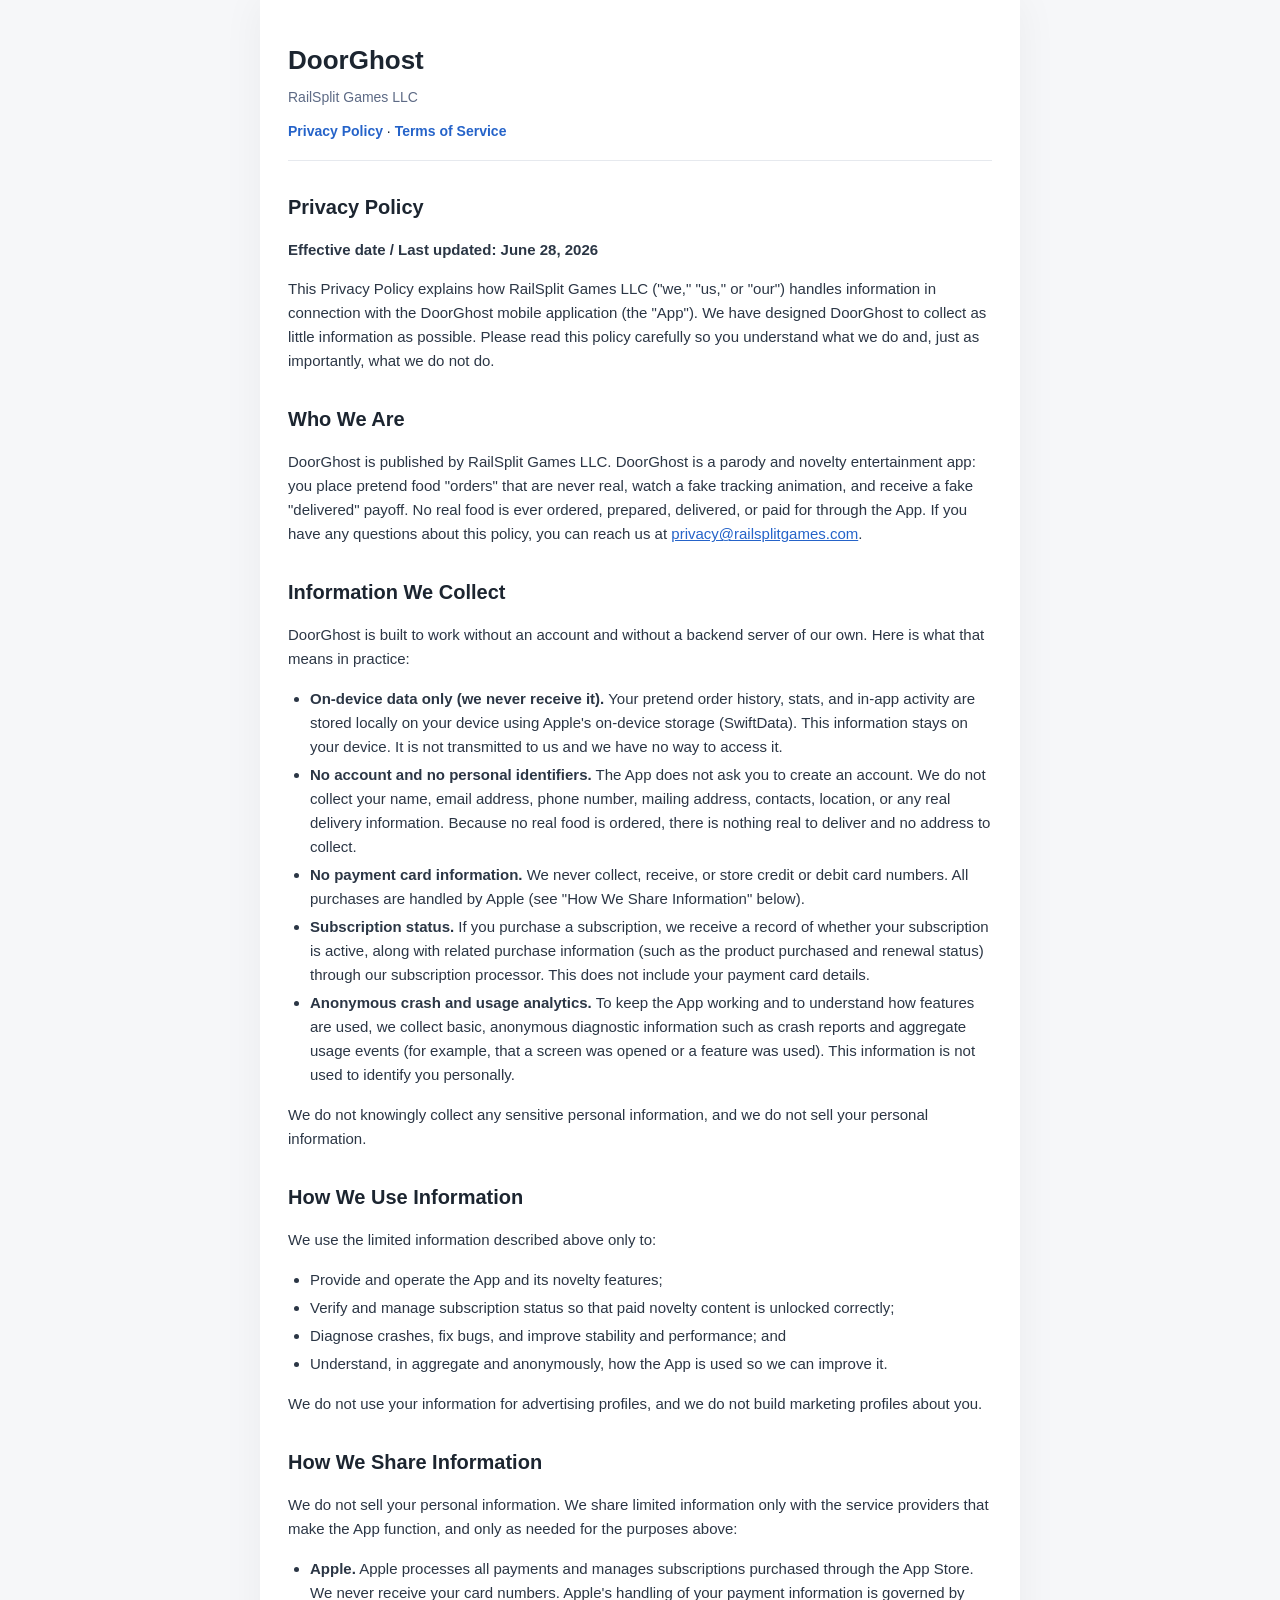
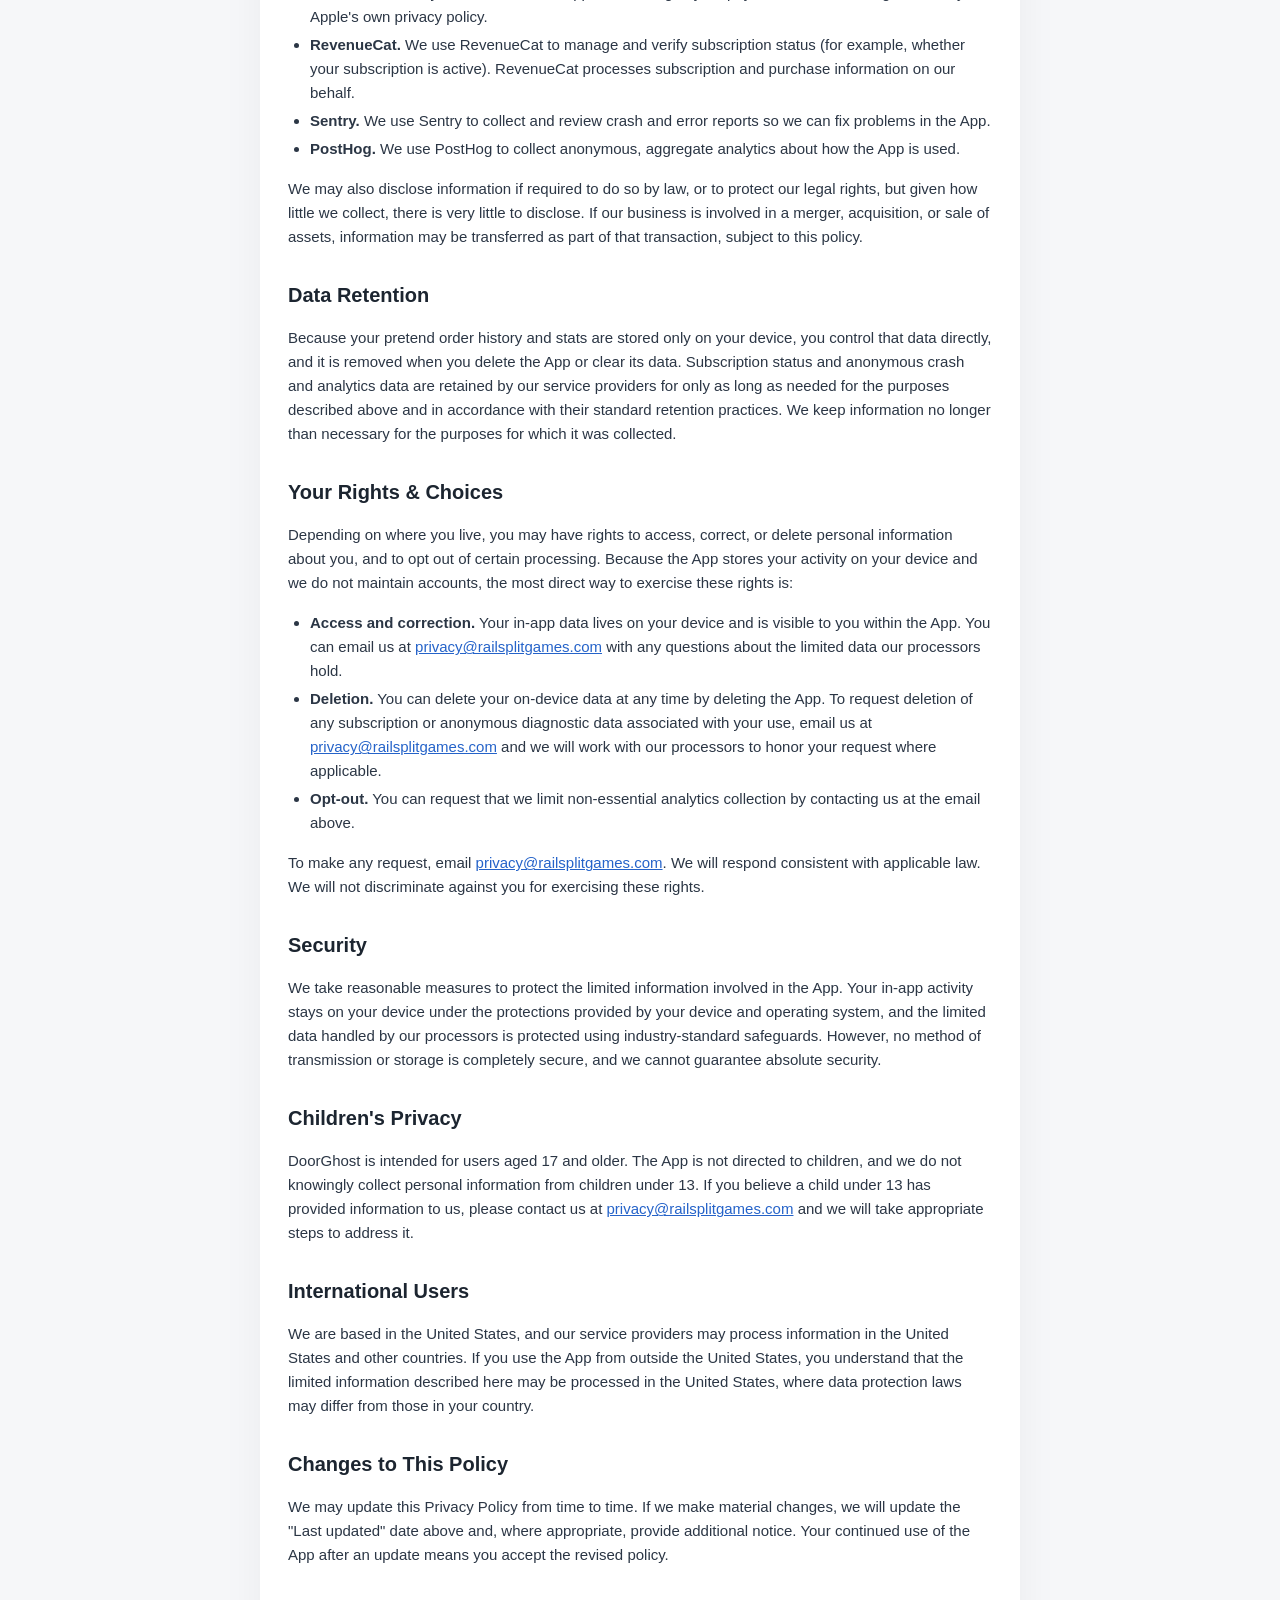
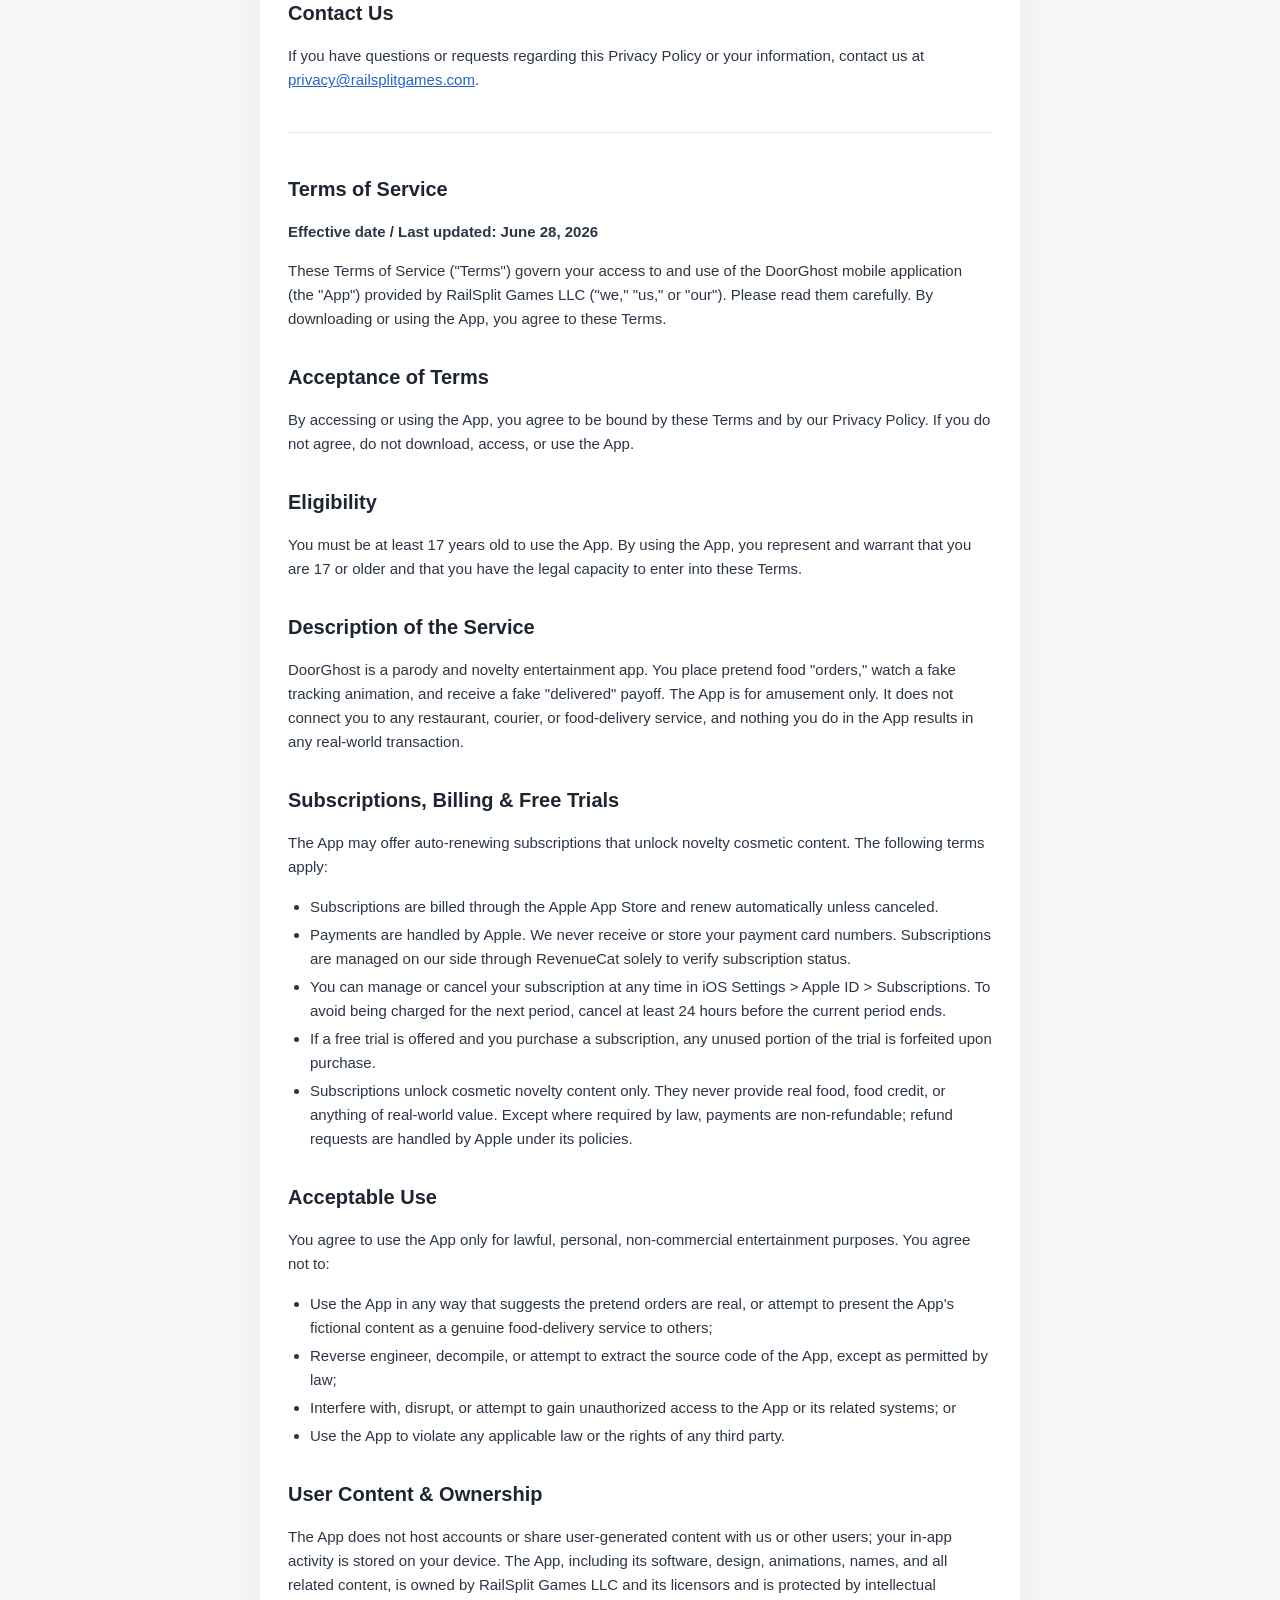
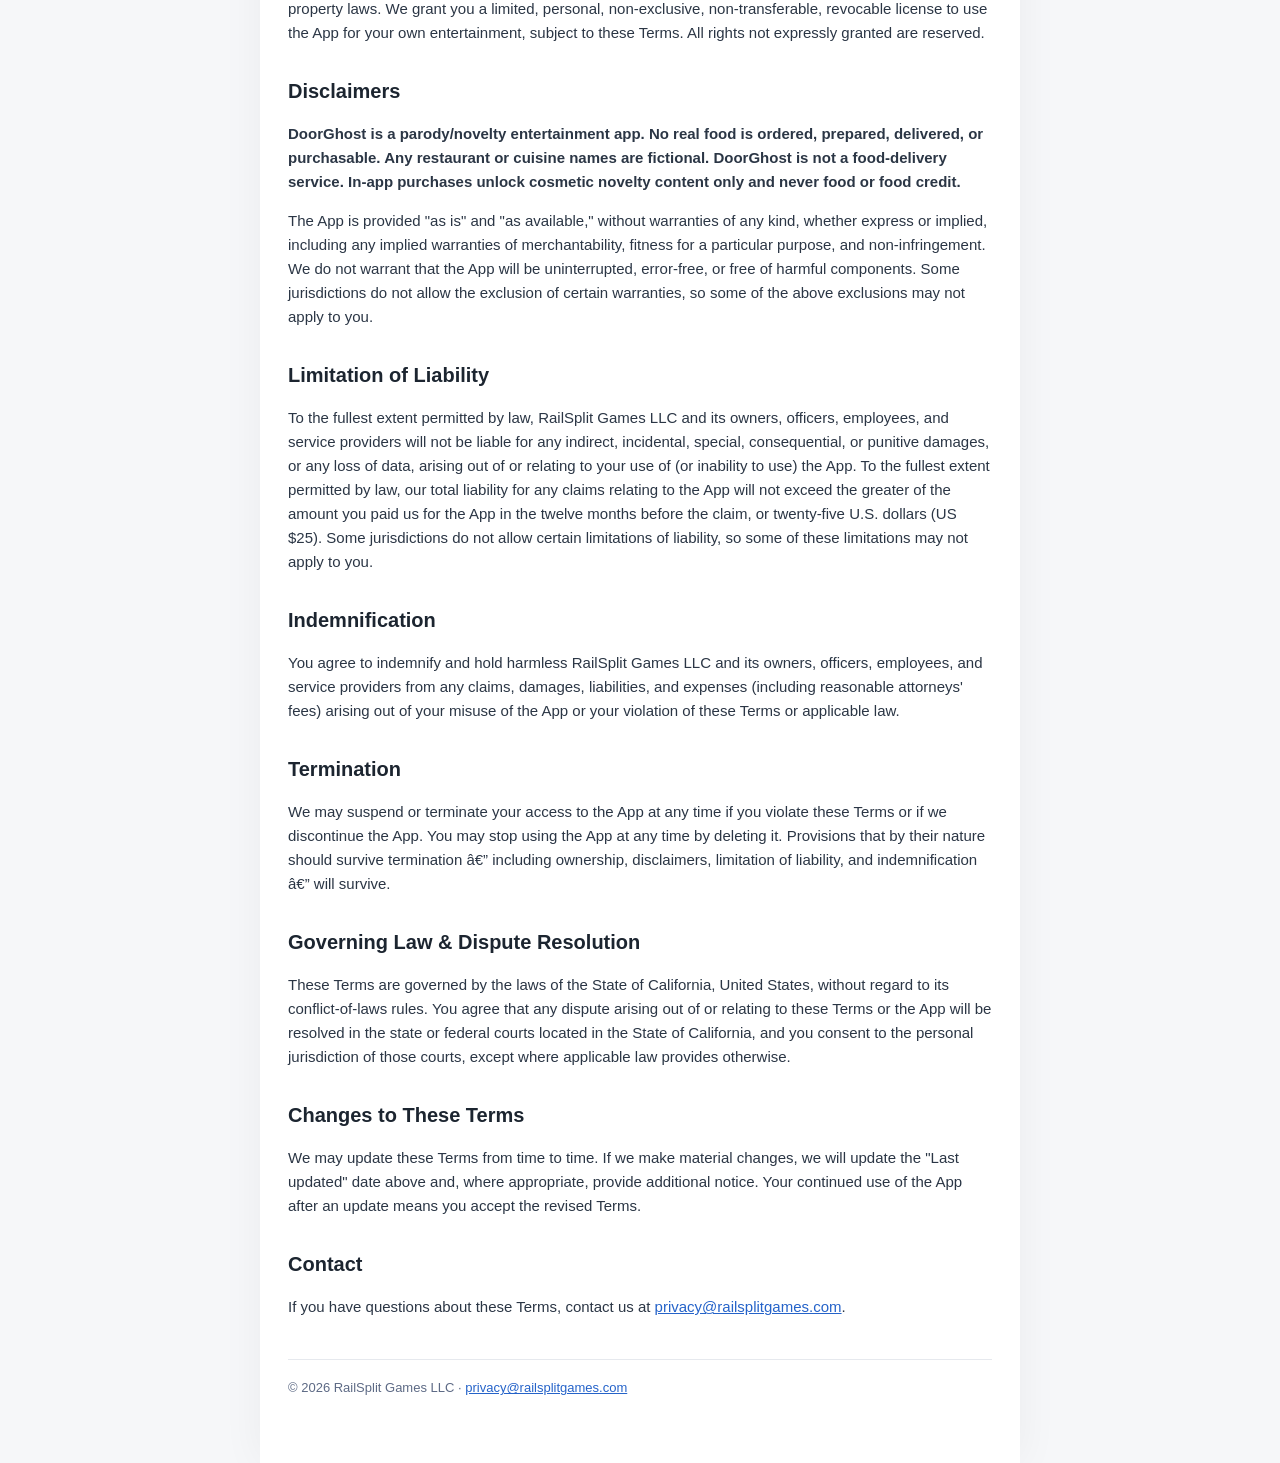
<file: legal/doorghost.html>
<!doctype html><html lang="en"><head><meta charset="utf-8"><meta name="viewport" content="width=device-width, initial-scale=1"><title>DoorGhost - Legal</title><style>*{box-sizing:border-box} body{margin:0;background:#f6f7f9;color:#1c2530;font-family:-apple-system,BlinkMacSystemFont,"Segoe UI",Roboto,Helvetica,Arial,sans-serif;line-height:1.6}
.wrap{max-width:760px;margin:0 auto;background:#fff;padding:40px 28px 64px;min-height:100vh;box-shadow:0 0 40px rgba(0,0,0,.05)}
header{border-bottom:1px solid #e6e9ee;padding-bottom:18px;margin-bottom:8px}
h1{font-size:26px;margin:0 0 4px} .pub{color:#5d6a85;font-size:14px}
nav{margin-top:12px;font-size:14px} nav a{color:#2563c9;text-decoration:none;font-weight:600} nav a:hover{text-decoration:underline}
h2{font-size:20px;margin:30px 0 6px} h3{font-size:16px;margin:20px 0 4px}
p,li{font-size:15px;color:#2b3645} a{color:#2563c9} ul{padding-left:22px} li{margin:4px 0}
hr{border:none;border-top:1px solid #e6e9ee;margin:40px 0}
footer{margin-top:40px;padding-top:18px;border-top:1px solid #e6e9ee;color:#5d6a85;font-size:13px}
section{scroll-margin-top:16px}</style></head><body><div class="wrap"><header><h1>DoorGhost</h1><div class="pub">RailSplit Games LLC</div><nav><a href="#privacy">Privacy Policy</a> &middot; <a href="#terms">Terms of Service</a></nav></header><section id="privacy"><h2>Privacy Policy</h2>
<p><strong>Effective date / Last updated: June 28, 2026</strong></p>
<p>This Privacy Policy explains how RailSplit Games LLC ("we," "us," or "our") handles information in connection with the DoorGhost mobile application (the "App"). We have designed DoorGhost to collect as little information as possible. Please read this policy carefully so you understand what we do and, just as importantly, what we do not do.</p>

<h2>Who We Are</h2>
<p>DoorGhost is published by RailSplit Games LLC. DoorGhost is a parody and novelty entertainment app: you place pretend food "orders" that are never real, watch a fake tracking animation, and receive a fake "delivered" payoff. No real food is ever ordered, prepared, delivered, or paid for through the App. If you have any questions about this policy, you can reach us at <a href="mailto:privacy@railsplitgames.com">privacy@railsplitgames.com</a>.</p>

<h2>Information We Collect</h2>
<p>DoorGhost is built to work without an account and without a backend server of our own. Here is what that means in practice:</p>
<ul>
<li><strong>On-device data only (we never receive it).</strong> Your pretend order history, stats, and in-app activity are stored locally on your device using Apple's on-device storage (SwiftData). This information stays on your device. It is not transmitted to us and we have no way to access it.</li>
<li><strong>No account and no personal identifiers.</strong> The App does not ask you to create an account. We do not collect your name, email address, phone number, mailing address, contacts, location, or any real delivery information. Because no real food is ordered, there is nothing real to deliver and no address to collect.</li>
<li><strong>No payment card information.</strong> We never collect, receive, or store credit or debit card numbers. All purchases are handled by Apple (see "How We Share Information" below).</li>
<li><strong>Subscription status.</strong> If you purchase a subscription, we receive a record of whether your subscription is active, along with related purchase information (such as the product purchased and renewal status) through our subscription processor. This does not include your payment card details.</li>
<li><strong>Anonymous crash and usage analytics.</strong> To keep the App working and to understand how features are used, we collect basic, anonymous diagnostic information such as crash reports and aggregate usage events (for example, that a screen was opened or a feature was used). This information is not used to identify you personally.</li>
</ul>
<p>We do not knowingly collect any sensitive personal information, and we do not sell your personal information.</p>

<h2>How We Use Information</h2>
<p>We use the limited information described above only to:</p>
<ul>
<li>Provide and operate the App and its novelty features;</li>
<li>Verify and manage subscription status so that paid novelty content is unlocked correctly;</li>
<li>Diagnose crashes, fix bugs, and improve stability and performance; and</li>
<li>Understand, in aggregate and anonymously, how the App is used so we can improve it.</li>
</ul>
<p>We do not use your information for advertising profiles, and we do not build marketing profiles about you.</p>

<h2>How We Share Information</h2>
<p>We do not sell your personal information. We share limited information only with the service providers that make the App function, and only as needed for the purposes above:</p>
<ul>
<li><strong>Apple.</strong> Apple processes all payments and manages subscriptions purchased through the App Store. We never receive your card numbers. Apple's handling of your payment information is governed by Apple's own privacy policy.</li>
<li><strong>RevenueCat.</strong> We use RevenueCat to manage and verify subscription status (for example, whether your subscription is active). RevenueCat processes subscription and purchase information on our behalf.</li>
<li><strong>Sentry.</strong> We use Sentry to collect and review crash and error reports so we can fix problems in the App.</li>
<li><strong>PostHog.</strong> We use PostHog to collect anonymous, aggregate analytics about how the App is used.</li>
</ul>
<p>We may also disclose information if required to do so by law, or to protect our legal rights, but given how little we collect, there is very little to disclose. If our business is involved in a merger, acquisition, or sale of assets, information may be transferred as part of that transaction, subject to this policy.</p>

<h2>Data Retention</h2>
<p>Because your pretend order history and stats are stored only on your device, you control that data directly, and it is removed when you delete the App or clear its data. Subscription status and anonymous crash and analytics data are retained by our service providers for only as long as needed for the purposes described above and in accordance with their standard retention practices. We keep information no longer than necessary for the purposes for which it was collected.</p>

<h2>Your Rights & Choices</h2>
<p>Depending on where you live, you may have rights to access, correct, or delete personal information about you, and to opt out of certain processing. Because the App stores your activity on your device and we do not maintain accounts, the most direct way to exercise these rights is:</p>
<ul>
<li><strong>Access and correction.</strong> Your in-app data lives on your device and is visible to you within the App. You can email us at <a href="mailto:privacy@railsplitgames.com">privacy@railsplitgames.com</a> with any questions about the limited data our processors hold.</li>
<li><strong>Deletion.</strong> You can delete your on-device data at any time by deleting the App. To request deletion of any subscription or anonymous diagnostic data associated with your use, email us at <a href="mailto:privacy@railsplitgames.com">privacy@railsplitgames.com</a> and we will work with our processors to honor your request where applicable.</li>
<li><strong>Opt-out.</strong> You can request that we limit non-essential analytics collection by contacting us at the email above.</li>
</ul>
<p>To make any request, email <a href="mailto:privacy@railsplitgames.com">privacy@railsplitgames.com</a>. We will respond consistent with applicable law. We will not discriminate against you for exercising these rights.</p>

<h2>Security</h2>
<p>We take reasonable measures to protect the limited information involved in the App. Your in-app activity stays on your device under the protections provided by your device and operating system, and the limited data handled by our processors is protected using industry-standard safeguards. However, no method of transmission or storage is completely secure, and we cannot guarantee absolute security.</p>

<h2>Children's Privacy</h2>
<p>DoorGhost is intended for users aged 17 and older. The App is not directed to children, and we do not knowingly collect personal information from children under 13. If you believe a child under 13 has provided information to us, please contact us at <a href="mailto:privacy@railsplitgames.com">privacy@railsplitgames.com</a> and we will take appropriate steps to address it.</p>

<h2>International Users</h2>
<p>We are based in the United States, and our service providers may process information in the United States and other countries. If you use the App from outside the United States, you understand that the limited information described here may be processed in the United States, where data protection laws may differ from those in your country.</p>

<h2>Changes to This Policy</h2>
<p>We may update this Privacy Policy from time to time. If we make material changes, we will update the "Last updated" date above and, where appropriate, provide additional notice. Your continued use of the App after an update means you accept the revised policy.</p>

<h2>Contact Us</h2>
<p>If you have questions or requests regarding this Privacy Policy or your information, contact us at <a href="mailto:privacy@railsplitgames.com">privacy@railsplitgames.com</a>.</p></section><hr><section id="terms"><h2>Terms of Service</h2>
<p><strong>Effective date / Last updated: June 28, 2026</strong></p>
<p>These Terms of Service ("Terms") govern your access to and use of the DoorGhost mobile application (the "App") provided by RailSplit Games LLC ("we," "us," or "our"). Please read them carefully. By downloading or using the App, you agree to these Terms.</p>

<h2>Acceptance of Terms</h2>
<p>By accessing or using the App, you agree to be bound by these Terms and by our Privacy Policy. If you do not agree, do not download, access, or use the App.</p>

<h2>Eligibility</h2>
<p>You must be at least 17 years old to use the App. By using the App, you represent and warrant that you are 17 or older and that you have the legal capacity to enter into these Terms.</p>

<h2>Description of the Service</h2>
<p>DoorGhost is a parody and novelty entertainment app. You place pretend food "orders," watch a fake tracking animation, and receive a fake "delivered" payoff. The App is for amusement only. It does not connect you to any restaurant, courier, or food-delivery service, and nothing you do in the App results in any real-world transaction.</p>

<h2>Subscriptions, Billing & Free Trials</h2>
<p>The App may offer auto-renewing subscriptions that unlock novelty cosmetic content. The following terms apply:</p>
<ul>
<li>Subscriptions are billed through the Apple App Store and renew automatically unless canceled.</li>
<li>Payments are handled by Apple. We never receive or store your payment card numbers. Subscriptions are managed on our side through RevenueCat solely to verify subscription status.</li>
<li>You can manage or cancel your subscription at any time in iOS Settings &gt; Apple ID &gt; Subscriptions. To avoid being charged for the next period, cancel at least 24 hours before the current period ends.</li>
<li>If a free trial is offered and you purchase a subscription, any unused portion of the trial is forfeited upon purchase.</li>
<li>Subscriptions unlock cosmetic novelty content only. They never provide real food, food credit, or anything of real-world value. Except where required by law, payments are non-refundable; refund requests are handled by Apple under its policies.</li>
</ul>

<h2>Acceptable Use</h2>
<p>You agree to use the App only for lawful, personal, non-commercial entertainment purposes. You agree not to:</p>
<ul>
<li>Use the App in any way that suggests the pretend orders are real, or attempt to present the App's fictional content as a genuine food-delivery service to others;</li>
<li>Reverse engineer, decompile, or attempt to extract the source code of the App, except as permitted by law;</li>
<li>Interfere with, disrupt, or attempt to gain unauthorized access to the App or its related systems; or</li>
<li>Use the App to violate any applicable law or the rights of any third party.</li>
</ul>

<h2>User Content & Ownership</h2>
<p>The App does not host accounts or share user-generated content with us or other users; your in-app activity is stored on your device. The App, including its software, design, animations, names, and all related content, is owned by RailSplit Games LLC and its licensors and is protected by intellectual property laws. We grant you a limited, personal, non-exclusive, non-transferable, revocable license to use the App for your own entertainment, subject to these Terms. All rights not expressly granted are reserved.</p>

<h2>Disclaimers</h2>
<p><strong>DoorGhost is a parody/novelty entertainment app. No real food is ordered, prepared, delivered, or purchasable. Any restaurant or cuisine names are fictional. DoorGhost is not a food-delivery service. In-app purchases unlock cosmetic novelty content only and never food or food credit.</strong></p>
<p>The App is provided "as is" and "as available," without warranties of any kind, whether express or implied, including any implied warranties of merchantability, fitness for a particular purpose, and non-infringement. We do not warrant that the App will be uninterrupted, error-free, or free of harmful components. Some jurisdictions do not allow the exclusion of certain warranties, so some of the above exclusions may not apply to you.</p>

<h2>Limitation of Liability</h2>
<p>To the fullest extent permitted by law, RailSplit Games LLC and its owners, officers, employees, and service providers will not be liable for any indirect, incidental, special, consequential, or punitive damages, or any loss of data, arising out of or relating to your use of (or inability to use) the App. To the fullest extent permitted by law, our total liability for any claims relating to the App will not exceed the greater of the amount you paid us for the App in the twelve months before the claim, or twenty-five U.S. dollars (US $25). Some jurisdictions do not allow certain limitations of liability, so some of these limitations may not apply to you.</p>

<h2>Indemnification</h2>
<p>You agree to indemnify and hold harmless RailSplit Games LLC and its owners, officers, employees, and service providers from any claims, damages, liabilities, and expenses (including reasonable attorneys' fees) arising out of your misuse of the App or your violation of these Terms or applicable law.</p>

<h2>Termination</h2>
<p>We may suspend or terminate your access to the App at any time if you violate these Terms or if we discontinue the App. You may stop using the App at any time by deleting it. Provisions that by their nature should survive termination â€” including ownership, disclaimers, limitation of liability, and indemnification â€” will survive.</p>

<h2>Governing Law & Dispute Resolution</h2>
<p>These Terms are governed by the laws of the State of California, United States, without regard to its conflict-of-laws rules. You agree that any dispute arising out of or relating to these Terms or the App will be resolved in the state or federal courts located in the State of California, and you consent to the personal jurisdiction of those courts, except where applicable law provides otherwise.</p>

<h2>Changes to These Terms</h2>
<p>We may update these Terms from time to time. If we make material changes, we will update the "Last updated" date above and, where appropriate, provide additional notice. Your continued use of the App after an update means you accept the revised Terms.</p>

<h2>Contact</h2>
<p>If you have questions about these Terms, contact us at <a href="mailto:privacy@railsplitgames.com">privacy@railsplitgames.com</a>.</p></section><footer>&copy; 2026 RailSplit Games LLC &middot; <a href="mailto:privacy@railsplitgames.com">privacy@railsplitgames.com</a></footer></div></body></html>
</file>
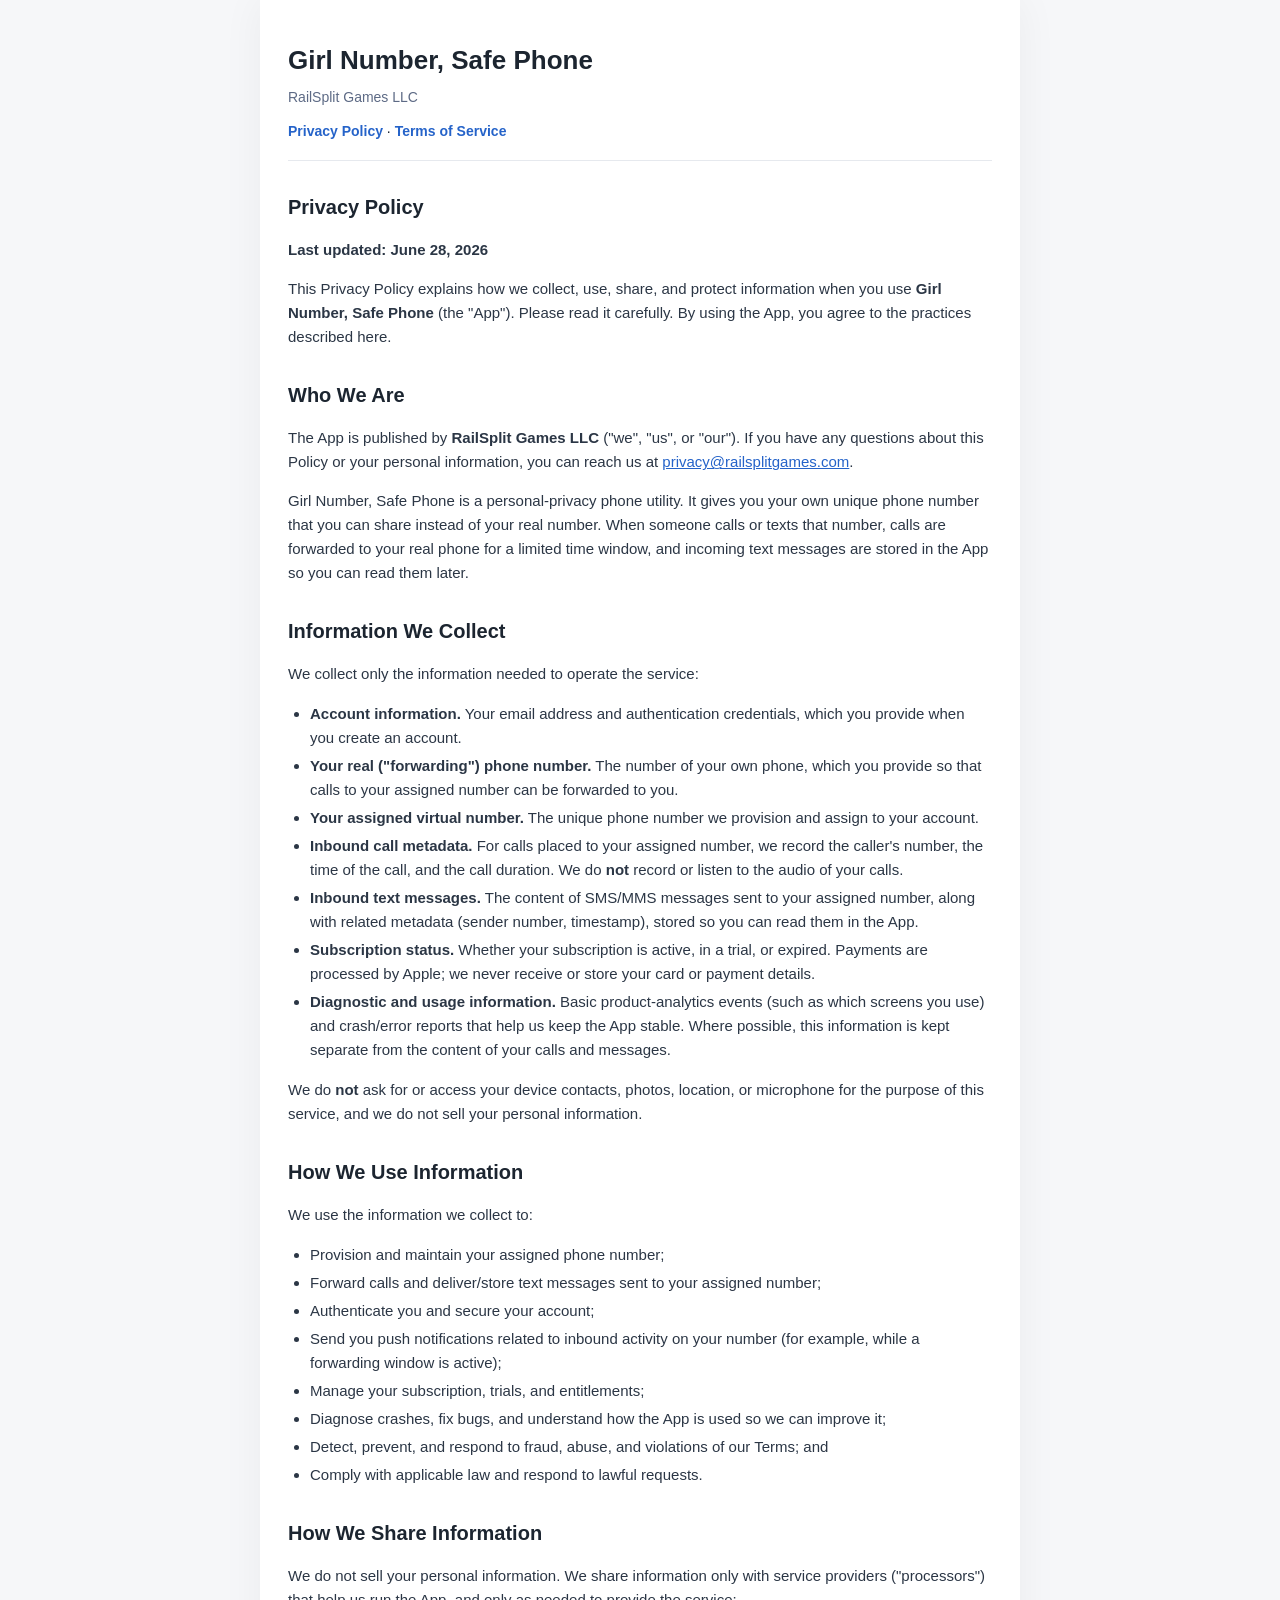
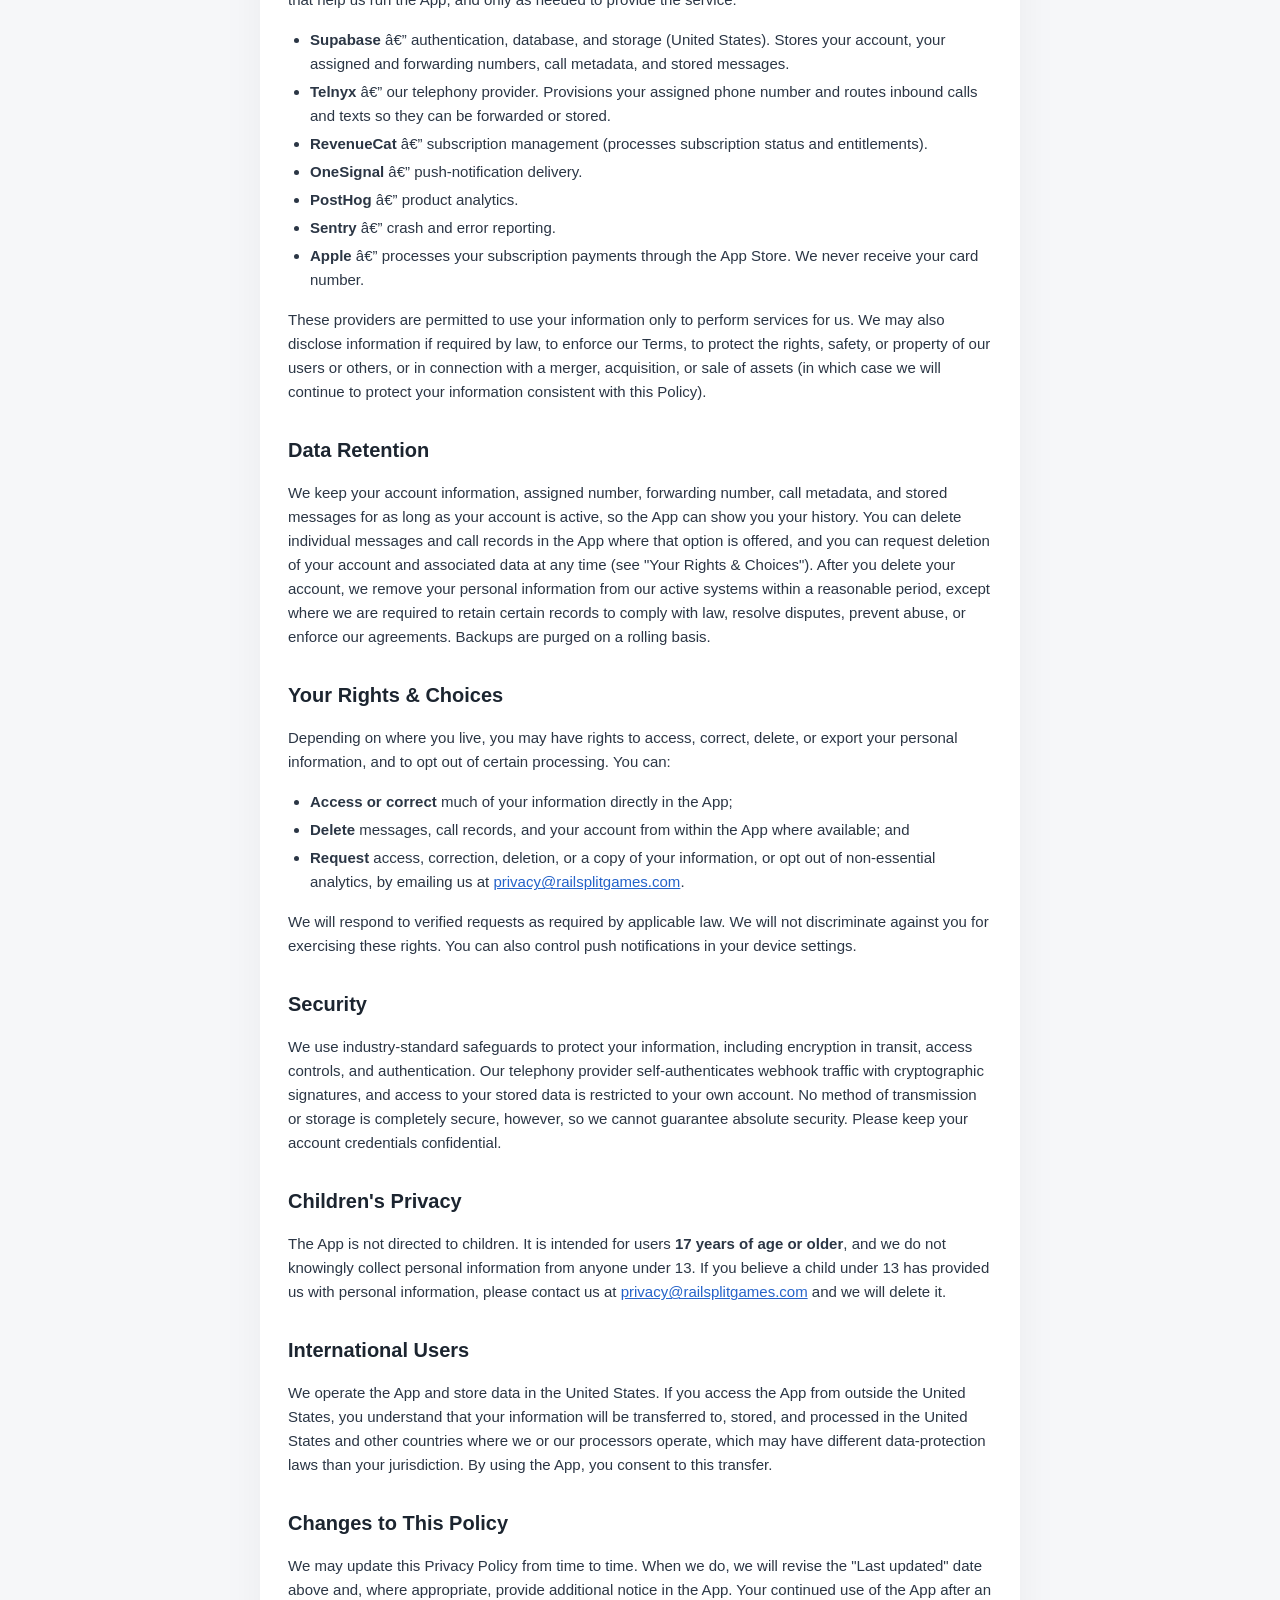
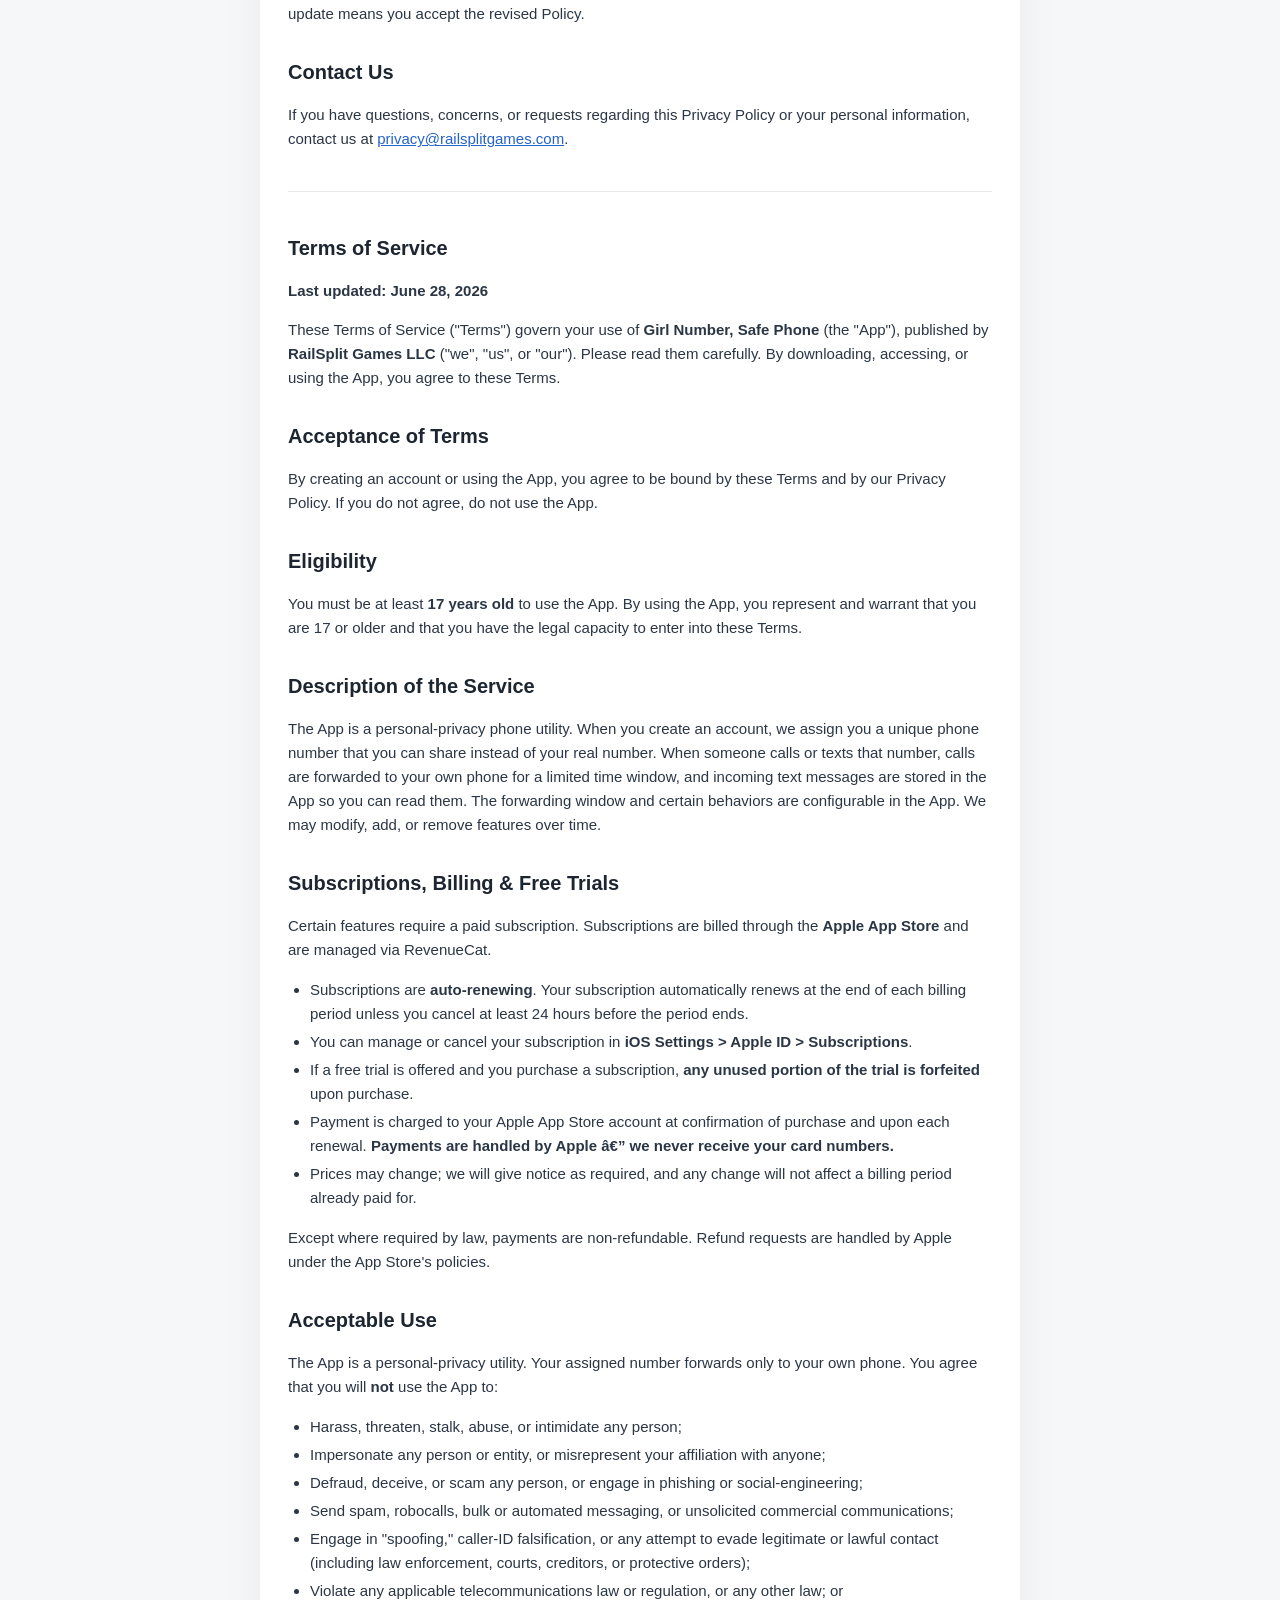
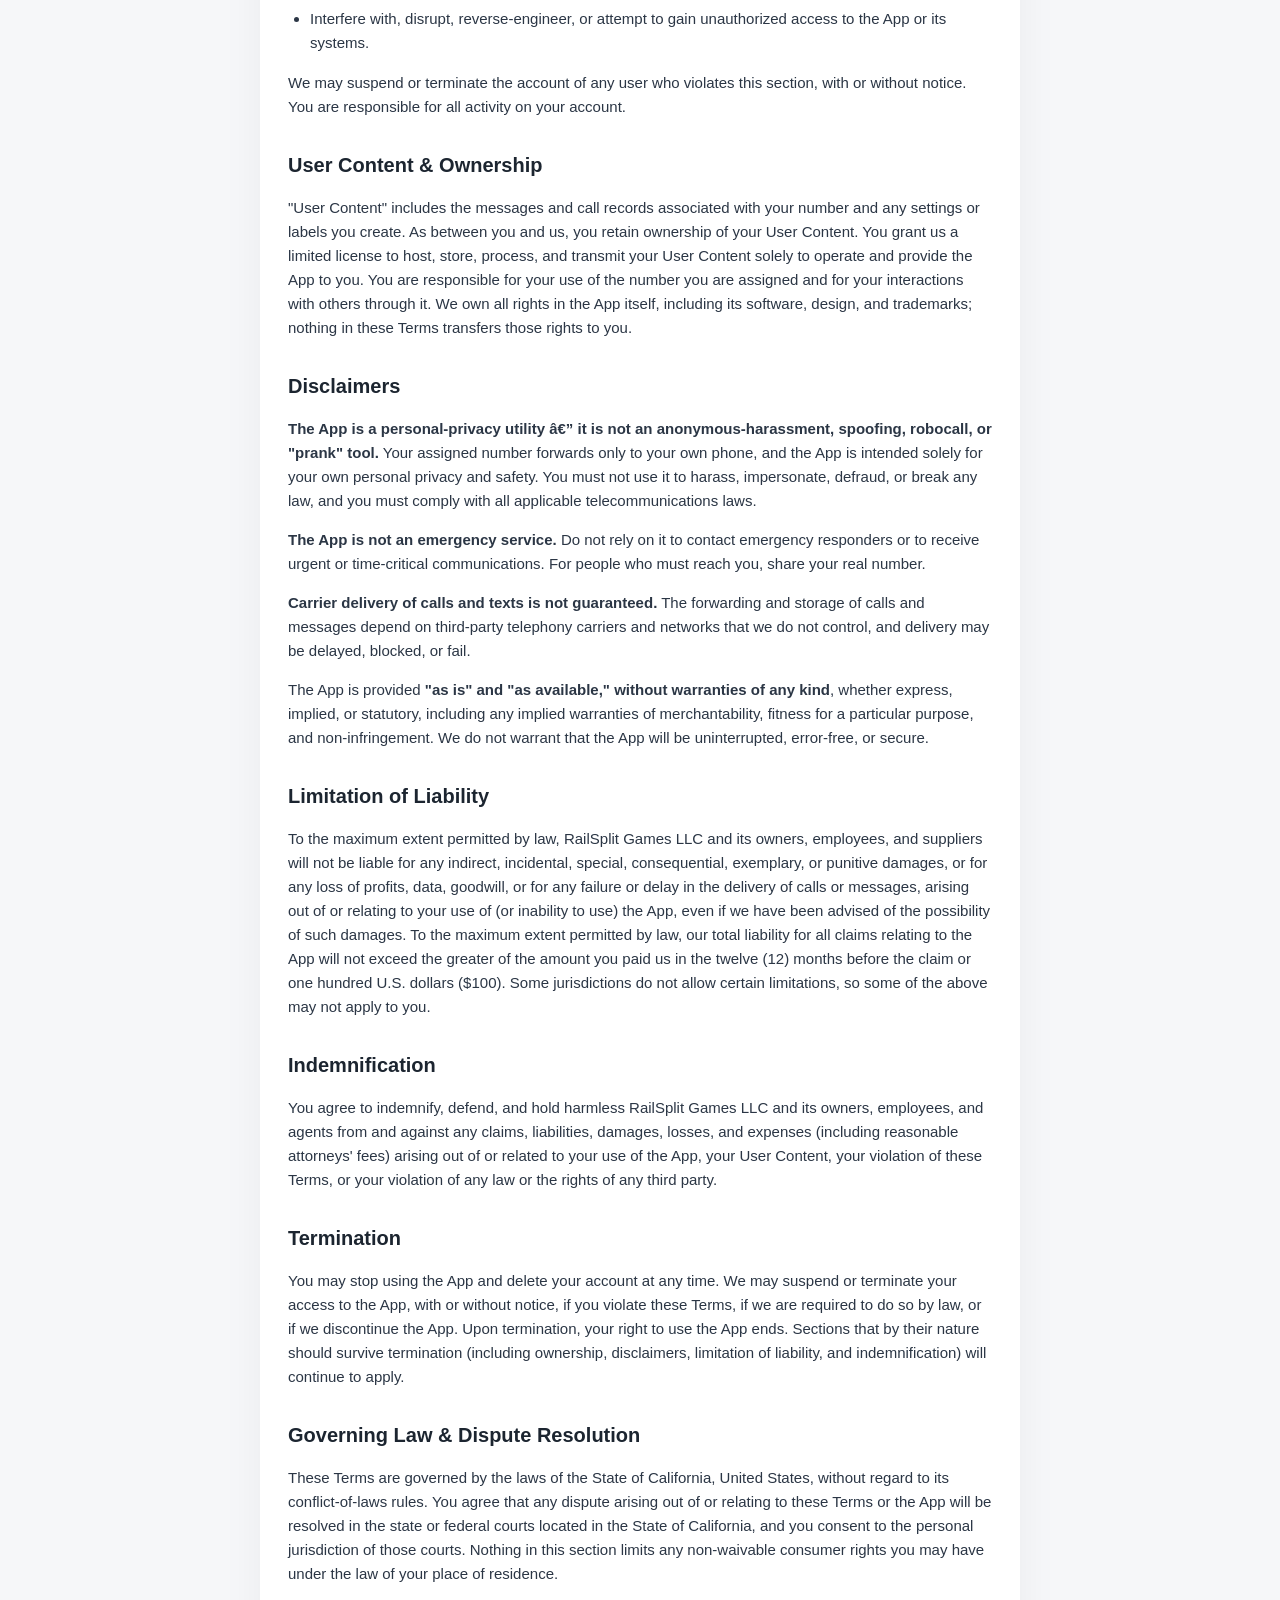
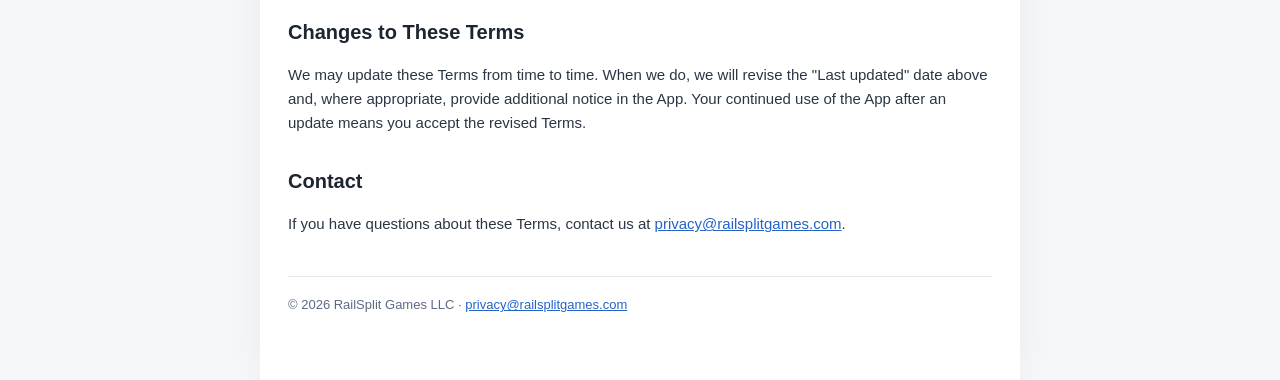
<file: legal/girl-number.html>
<!doctype html><html lang="en"><head><meta charset="utf-8"><meta name="viewport" content="width=device-width, initial-scale=1"><title>Girl Number, Safe Phone - Legal</title><style>*{box-sizing:border-box} body{margin:0;background:#f6f7f9;color:#1c2530;font-family:-apple-system,BlinkMacSystemFont,"Segoe UI",Roboto,Helvetica,Arial,sans-serif;line-height:1.6}
.wrap{max-width:760px;margin:0 auto;background:#fff;padding:40px 28px 64px;min-height:100vh;box-shadow:0 0 40px rgba(0,0,0,.05)}
header{border-bottom:1px solid #e6e9ee;padding-bottom:18px;margin-bottom:8px}
h1{font-size:26px;margin:0 0 4px} .pub{color:#5d6a85;font-size:14px}
nav{margin-top:12px;font-size:14px} nav a{color:#2563c9;text-decoration:none;font-weight:600} nav a:hover{text-decoration:underline}
h2{font-size:20px;margin:30px 0 6px} h3{font-size:16px;margin:20px 0 4px}
p,li{font-size:15px;color:#2b3645} a{color:#2563c9} ul{padding-left:22px} li{margin:4px 0}
hr{border:none;border-top:1px solid #e6e9ee;margin:40px 0}
footer{margin-top:40px;padding-top:18px;border-top:1px solid #e6e9ee;color:#5d6a85;font-size:13px}
section{scroll-margin-top:16px}</style></head><body><div class="wrap"><header><h1>Girl Number, Safe Phone</h1><div class="pub">RailSplit Games LLC</div><nav><a href="#privacy">Privacy Policy</a> &middot; <a href="#terms">Terms of Service</a></nav></header><section id="privacy"><h2>Privacy Policy</h2>
<p><strong>Last updated: June 28, 2026</strong></p>
<p>This Privacy Policy explains how we collect, use, share, and protect information when you use <strong>Girl Number, Safe Phone</strong> (the "App"). Please read it carefully. By using the App, you agree to the practices described here.</p>

<h2>Who We Are</h2>
<p>The App is published by <strong>RailSplit Games LLC</strong> ("we", "us", or "our"). If you have any questions about this Policy or your personal information, you can reach us at <a href="mailto:privacy@railsplitgames.com">privacy@railsplitgames.com</a>.</p>
<p>Girl Number, Safe Phone is a personal-privacy phone utility. It gives you your own unique phone number that you can share instead of your real number. When someone calls or texts that number, calls are forwarded to your real phone for a limited time window, and incoming text messages are stored in the App so you can read them later.</p>

<h2>Information We Collect</h2>
<p>We collect only the information needed to operate the service:</p>
<ul>
<li><strong>Account information.</strong> Your email address and authentication credentials, which you provide when you create an account.</li>
<li><strong>Your real ("forwarding") phone number.</strong> The number of your own phone, which you provide so that calls to your assigned number can be forwarded to you.</li>
<li><strong>Your assigned virtual number.</strong> The unique phone number we provision and assign to your account.</li>
<li><strong>Inbound call metadata.</strong> For calls placed to your assigned number, we record the caller's number, the time of the call, and the call duration. We do <strong>not</strong> record or listen to the audio of your calls.</li>
<li><strong>Inbound text messages.</strong> The content of SMS/MMS messages sent to your assigned number, along with related metadata (sender number, timestamp), stored so you can read them in the App.</li>
<li><strong>Subscription status.</strong> Whether your subscription is active, in a trial, or expired. Payments are processed by Apple; we never receive or store your card or payment details.</li>
<li><strong>Diagnostic and usage information.</strong> Basic product-analytics events (such as which screens you use) and crash/error reports that help us keep the App stable. Where possible, this information is kept separate from the content of your calls and messages.</li>
</ul>
<p>We do <strong>not</strong> ask for or access your device contacts, photos, location, or microphone for the purpose of this service, and we do not sell your personal information.</p>

<h2>How We Use Information</h2>
<p>We use the information we collect to:</p>
<ul>
<li>Provision and maintain your assigned phone number;</li>
<li>Forward calls and deliver/store text messages sent to your assigned number;</li>
<li>Authenticate you and secure your account;</li>
<li>Send you push notifications related to inbound activity on your number (for example, while a forwarding window is active);</li>
<li>Manage your subscription, trials, and entitlements;</li>
<li>Diagnose crashes, fix bugs, and understand how the App is used so we can improve it;</li>
<li>Detect, prevent, and respond to fraud, abuse, and violations of our Terms; and</li>
<li>Comply with applicable law and respond to lawful requests.</li>
</ul>

<h2>How We Share Information</h2>
<p>We do not sell your personal information. We share information only with service providers ("processors") that help us run the App, and only as needed to provide the service:</p>
<ul>
<li><strong>Supabase</strong> â€” authentication, database, and storage (United States). Stores your account, your assigned and forwarding numbers, call metadata, and stored messages.</li>
<li><strong>Telnyx</strong> â€” our telephony provider. Provisions your assigned phone number and routes inbound calls and texts so they can be forwarded or stored.</li>
<li><strong>RevenueCat</strong> â€” subscription management (processes subscription status and entitlements).</li>
<li><strong>OneSignal</strong> â€” push-notification delivery.</li>
<li><strong>PostHog</strong> â€” product analytics.</li>
<li><strong>Sentry</strong> â€” crash and error reporting.</li>
<li><strong>Apple</strong> â€” processes your subscription payments through the App Store. We never receive your card number.</li>
</ul>
<p>These providers are permitted to use your information only to perform services for us. We may also disclose information if required by law, to enforce our Terms, to protect the rights, safety, or property of our users or others, or in connection with a merger, acquisition, or sale of assets (in which case we will continue to protect your information consistent with this Policy).</p>

<h2>Data Retention</h2>
<p>We keep your account information, assigned number, forwarding number, call metadata, and stored messages for as long as your account is active, so the App can show you your history. You can delete individual messages and call records in the App where that option is offered, and you can request deletion of your account and associated data at any time (see "Your Rights & Choices"). After you delete your account, we remove your personal information from our active systems within a reasonable period, except where we are required to retain certain records to comply with law, resolve disputes, prevent abuse, or enforce our agreements. Backups are purged on a rolling basis.</p>

<h2>Your Rights &amp; Choices</h2>
<p>Depending on where you live, you may have rights to access, correct, delete, or export your personal information, and to opt out of certain processing. You can:</p>
<ul>
<li><strong>Access or correct</strong> much of your information directly in the App;</li>
<li><strong>Delete</strong> messages, call records, and your account from within the App where available; and</li>
<li><strong>Request</strong> access, correction, deletion, or a copy of your information, or opt out of non-essential analytics, by emailing us at <a href="mailto:privacy@railsplitgames.com">privacy@railsplitgames.com</a>.</li>
</ul>
<p>We will respond to verified requests as required by applicable law. We will not discriminate against you for exercising these rights. You can also control push notifications in your device settings.</p>

<h2>Security</h2>
<p>We use industry-standard safeguards to protect your information, including encryption in transit, access controls, and authentication. Our telephony provider self-authenticates webhook traffic with cryptographic signatures, and access to your stored data is restricted to your own account. No method of transmission or storage is completely secure, however, so we cannot guarantee absolute security. Please keep your account credentials confidential.</p>

<h2>Children's Privacy</h2>
<p>The App is not directed to children. It is intended for users <strong>17 years of age or older</strong>, and we do not knowingly collect personal information from anyone under 13. If you believe a child under 13 has provided us with personal information, please contact us at <a href="mailto:privacy@railsplitgames.com">privacy@railsplitgames.com</a> and we will delete it.</p>

<h2>International Users</h2>
<p>We operate the App and store data in the United States. If you access the App from outside the United States, you understand that your information will be transferred to, stored, and processed in the United States and other countries where we or our processors operate, which may have different data-protection laws than your jurisdiction. By using the App, you consent to this transfer.</p>

<h2>Changes to This Policy</h2>
<p>We may update this Privacy Policy from time to time. When we do, we will revise the "Last updated" date above and, where appropriate, provide additional notice in the App. Your continued use of the App after an update means you accept the revised Policy.</p>

<h2>Contact Us</h2>
<p>If you have questions, concerns, or requests regarding this Privacy Policy or your personal information, contact us at <a href="mailto:privacy@railsplitgames.com">privacy@railsplitgames.com</a>.</p></section><hr><section id="terms"><h2>Terms of Service</h2>
<p><strong>Last updated: June 28, 2026</strong></p>
<p>These Terms of Service ("Terms") govern your use of <strong>Girl Number, Safe Phone</strong> (the "App"), published by <strong>RailSplit Games LLC</strong> ("we", "us", or "our"). Please read them carefully. By downloading, accessing, or using the App, you agree to these Terms.</p>

<h2>Acceptance of Terms</h2>
<p>By creating an account or using the App, you agree to be bound by these Terms and by our Privacy Policy. If you do not agree, do not use the App.</p>

<h2>Eligibility</h2>
<p>You must be at least <strong>17 years old</strong> to use the App. By using the App, you represent and warrant that you are 17 or older and that you have the legal capacity to enter into these Terms.</p>

<h2>Description of the Service</h2>
<p>The App is a personal-privacy phone utility. When you create an account, we assign you a unique phone number that you can share instead of your real number. When someone calls or texts that number, calls are forwarded to your own phone for a limited time window, and incoming text messages are stored in the App so you can read them. The forwarding window and certain behaviors are configurable in the App. We may modify, add, or remove features over time.</p>

<h2>Subscriptions, Billing &amp; Free Trials</h2>
<p>Certain features require a paid subscription. Subscriptions are billed through the <strong>Apple App Store</strong> and are managed via RevenueCat.</p>
<ul>
<li>Subscriptions are <strong>auto-renewing</strong>. Your subscription automatically renews at the end of each billing period unless you cancel at least 24 hours before the period ends.</li>
<li>You can manage or cancel your subscription in <strong>iOS Settings &gt; Apple ID &gt; Subscriptions</strong>.</li>
<li>If a free trial is offered and you purchase a subscription, <strong>any unused portion of the trial is forfeited</strong> upon purchase.</li>
<li>Payment is charged to your Apple App Store account at confirmation of purchase and upon each renewal. <strong>Payments are handled by Apple â€” we never receive your card numbers.</strong></li>
<li>Prices may change; we will give notice as required, and any change will not affect a billing period already paid for.</li>
</ul>
<p>Except where required by law, payments are non-refundable. Refund requests are handled by Apple under the App Store's policies.</p>

<h2>Acceptable Use</h2>
<p>The App is a personal-privacy utility. Your assigned number forwards only to your own phone. You agree that you will <strong>not</strong> use the App to:</p>
<ul>
<li>Harass, threaten, stalk, abuse, or intimidate any person;</li>
<li>Impersonate any person or entity, or misrepresent your affiliation with anyone;</li>
<li>Defraud, deceive, or scam any person, or engage in phishing or social-engineering;</li>
<li>Send spam, robocalls, bulk or automated messaging, or unsolicited commercial communications;</li>
<li>Engage in "spoofing," caller-ID falsification, or any attempt to evade legitimate or lawful contact (including law enforcement, courts, creditors, or protective orders);</li>
<li>Violate any applicable telecommunications law or regulation, or any other law; or</li>
<li>Interfere with, disrupt, reverse-engineer, or attempt to gain unauthorized access to the App or its systems.</li>
</ul>
<p>We may suspend or terminate the account of any user who violates this section, with or without notice. You are responsible for all activity on your account.</p>

<h2>User Content &amp; Ownership</h2>
<p>"User Content" includes the messages and call records associated with your number and any settings or labels you create. As between you and us, you retain ownership of your User Content. You grant us a limited license to host, store, process, and transmit your User Content solely to operate and provide the App to you. You are responsible for your use of the number you are assigned and for your interactions with others through it. We own all rights in the App itself, including its software, design, and trademarks; nothing in these Terms transfers those rights to you.</p>

<h2>Disclaimers</h2>
<p><strong>The App is a personal-privacy utility â€” it is not an anonymous-harassment, spoofing, robocall, or "prank" tool.</strong> Your assigned number forwards only to your own phone, and the App is intended solely for your own personal privacy and safety. You must not use it to harass, impersonate, defraud, or break any law, and you must comply with all applicable telecommunications laws.</p>
<p><strong>The App is not an emergency service.</strong> Do not rely on it to contact emergency responders or to receive urgent or time-critical communications. For people who must reach you, share your real number.</p>
<p><strong>Carrier delivery of calls and texts is not guaranteed.</strong> The forwarding and storage of calls and messages depend on third-party telephony carriers and networks that we do not control, and delivery may be delayed, blocked, or fail.</p>
<p>The App is provided <strong>"as is" and "as available," without warranties of any kind</strong>, whether express, implied, or statutory, including any implied warranties of merchantability, fitness for a particular purpose, and non-infringement. We do not warrant that the App will be uninterrupted, error-free, or secure.</p>

<h2>Limitation of Liability</h2>
<p>To the maximum extent permitted by law, RailSplit Games LLC and its owners, employees, and suppliers will not be liable for any indirect, incidental, special, consequential, exemplary, or punitive damages, or for any loss of profits, data, goodwill, or for any failure or delay in the delivery of calls or messages, arising out of or relating to your use of (or inability to use) the App, even if we have been advised of the possibility of such damages. To the maximum extent permitted by law, our total liability for all claims relating to the App will not exceed the greater of the amount you paid us in the twelve (12) months before the claim or one hundred U.S. dollars ($100). Some jurisdictions do not allow certain limitations, so some of the above may not apply to you.</p>

<h2>Indemnification</h2>
<p>You agree to indemnify, defend, and hold harmless RailSplit Games LLC and its owners, employees, and agents from and against any claims, liabilities, damages, losses, and expenses (including reasonable attorneys' fees) arising out of or related to your use of the App, your User Content, your violation of these Terms, or your violation of any law or the rights of any third party.</p>

<h2>Termination</h2>
<p>You may stop using the App and delete your account at any time. We may suspend or terminate your access to the App, with or without notice, if you violate these Terms, if we are required to do so by law, or if we discontinue the App. Upon termination, your right to use the App ends. Sections that by their nature should survive termination (including ownership, disclaimers, limitation of liability, and indemnification) will continue to apply.</p>

<h2>Governing Law &amp; Dispute Resolution</h2>
<p>These Terms are governed by the laws of the State of California, United States, without regard to its conflict-of-laws rules. You agree that any dispute arising out of or relating to these Terms or the App will be resolved in the state or federal courts located in the State of California, and you consent to the personal jurisdiction of those courts. Nothing in this section limits any non-waivable consumer rights you may have under the law of your place of residence.</p>

<h2>Changes to These Terms</h2>
<p>We may update these Terms from time to time. When we do, we will revise the "Last updated" date above and, where appropriate, provide additional notice in the App. Your continued use of the App after an update means you accept the revised Terms.</p>

<h2>Contact</h2>
<p>If you have questions about these Terms, contact us at <a href="mailto:privacy@railsplitgames.com">privacy@railsplitgames.com</a>.</p></section><footer>&copy; 2026 RailSplit Games LLC &middot; <a href="mailto:privacy@railsplitgames.com">privacy@railsplitgames.com</a></footer></div></body></html>
</file>
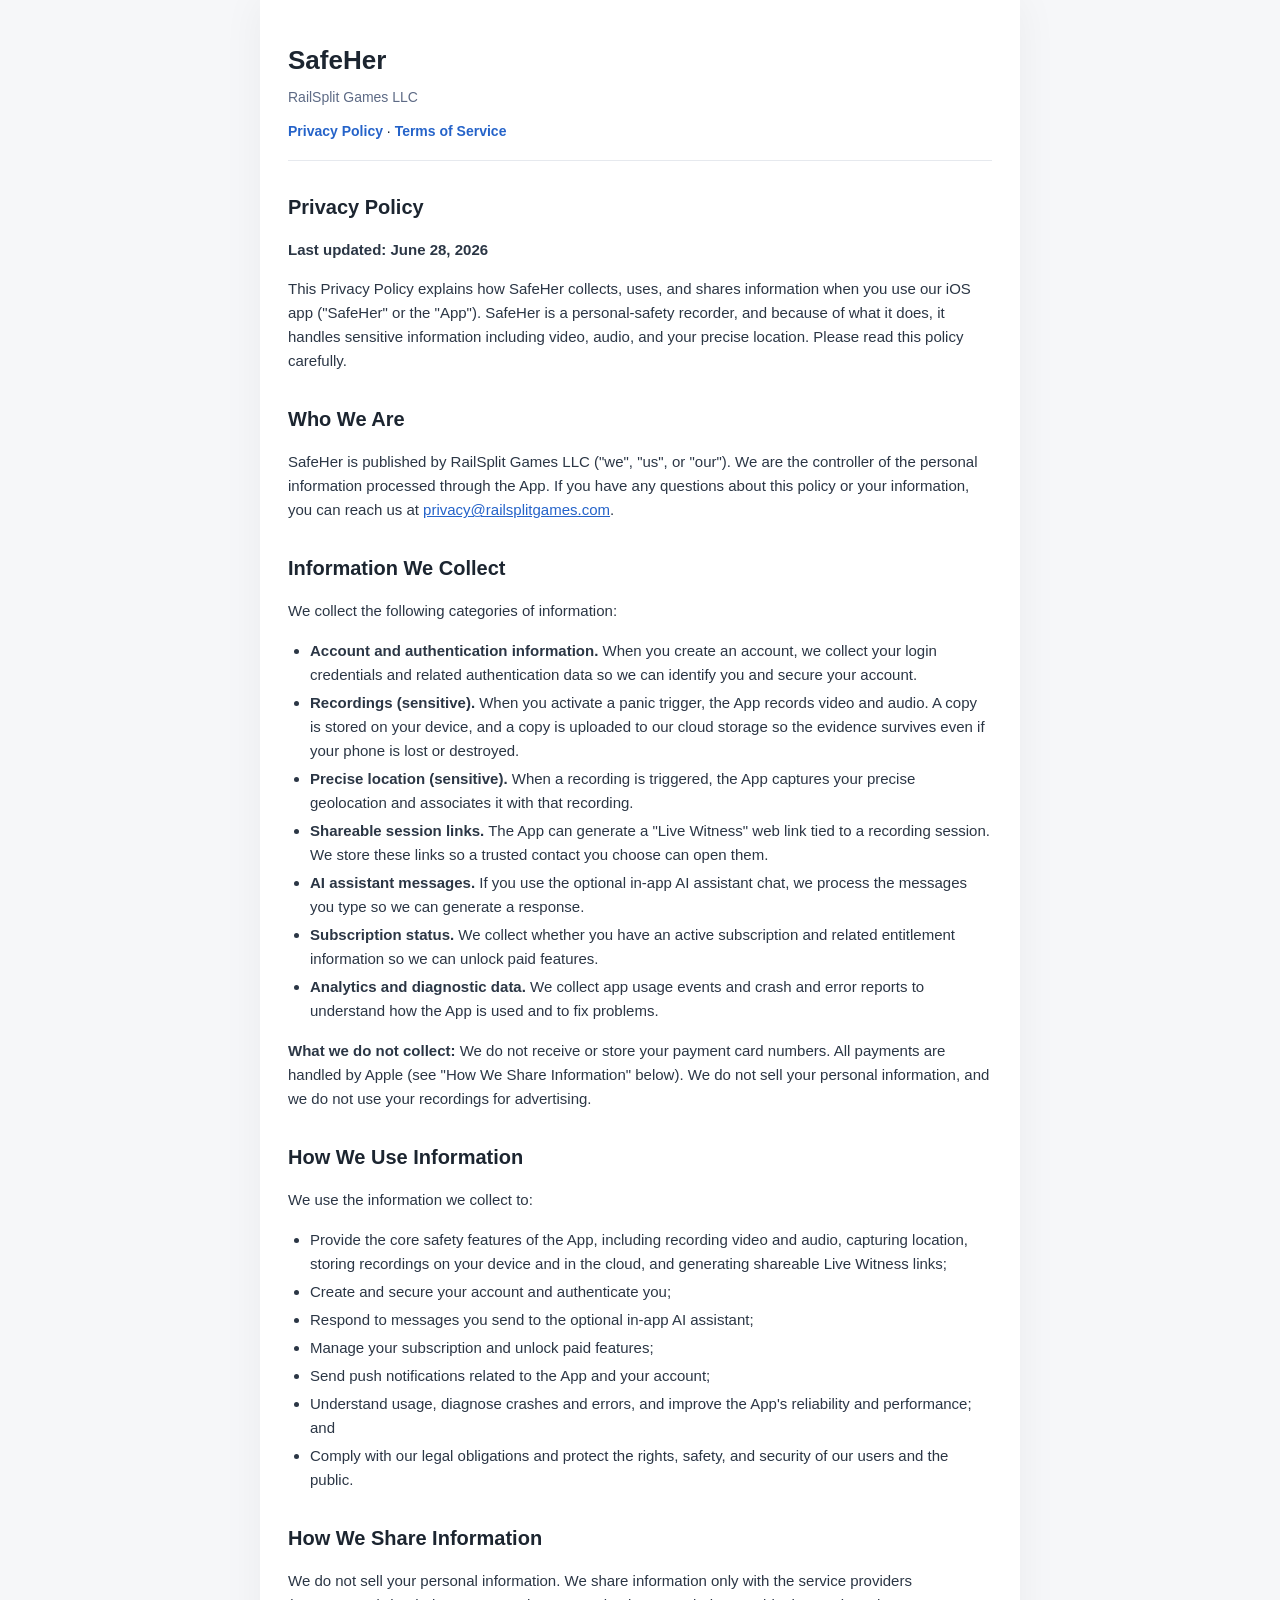
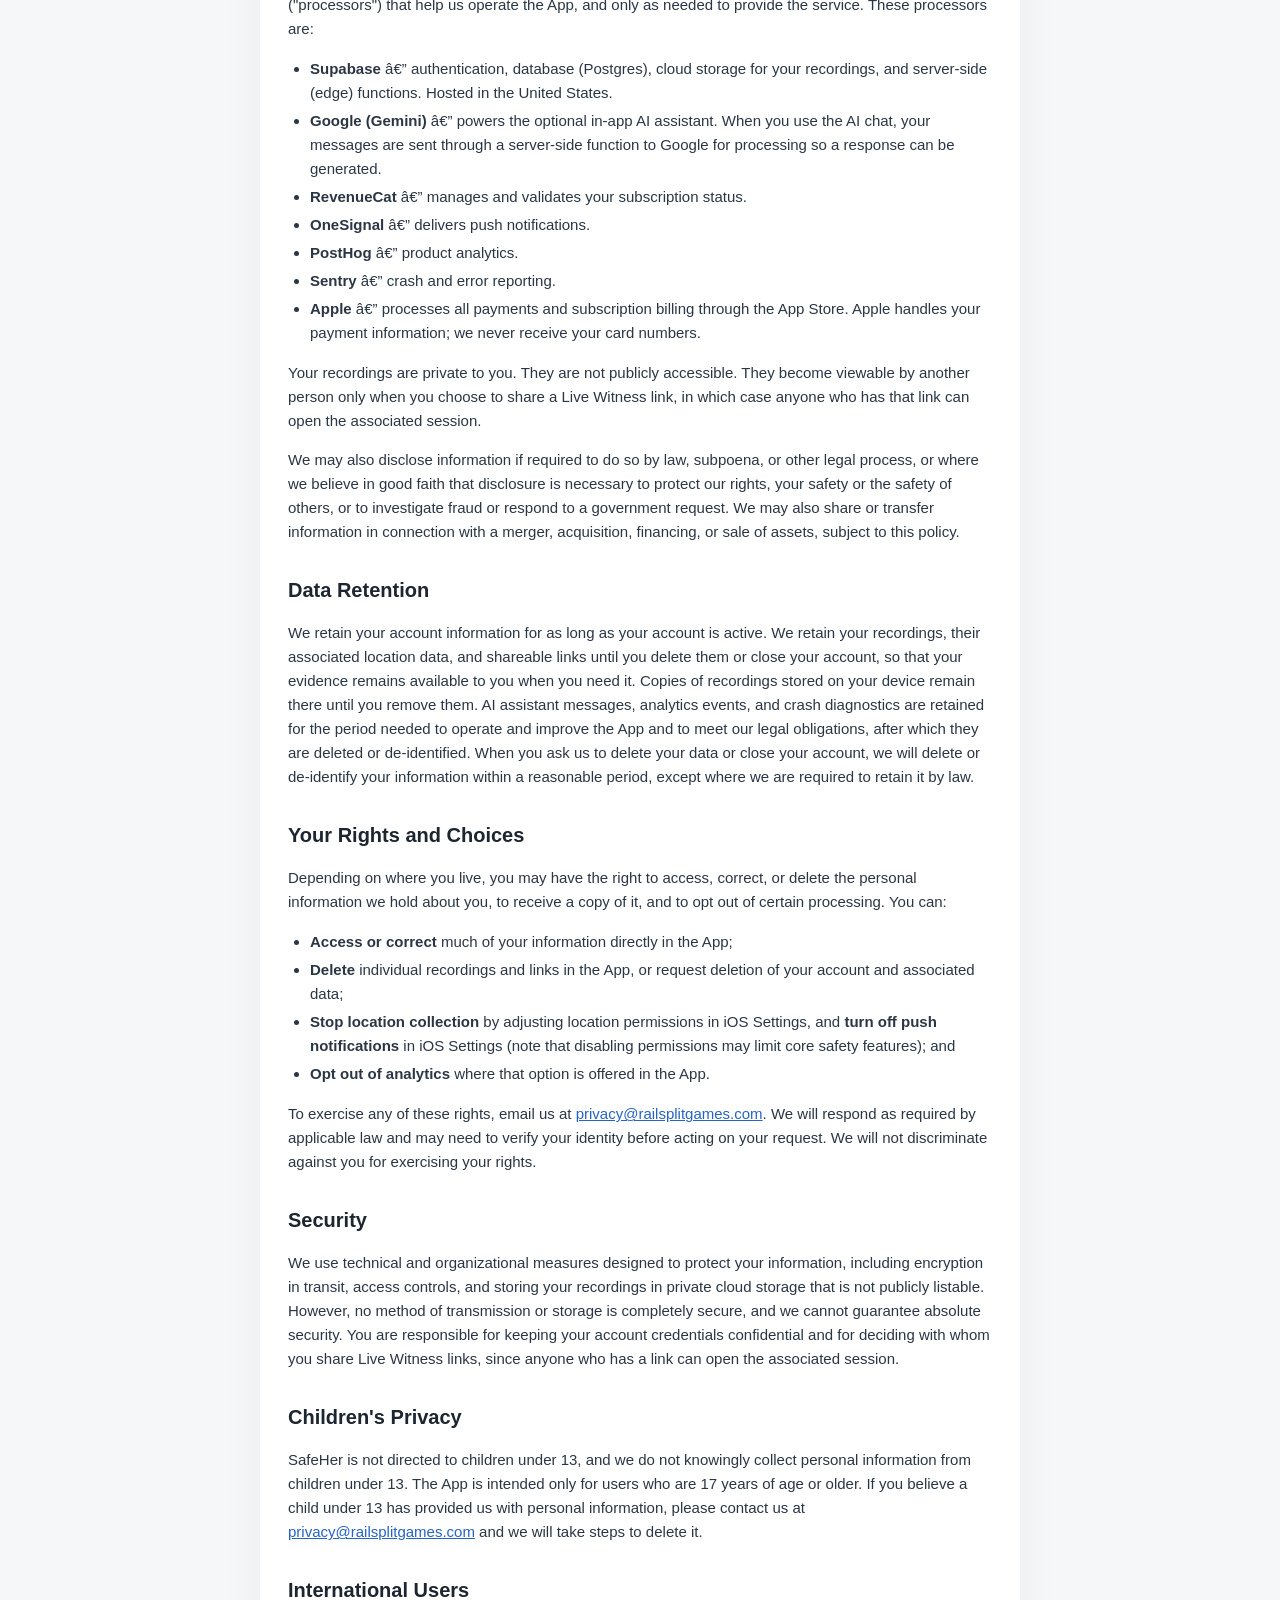
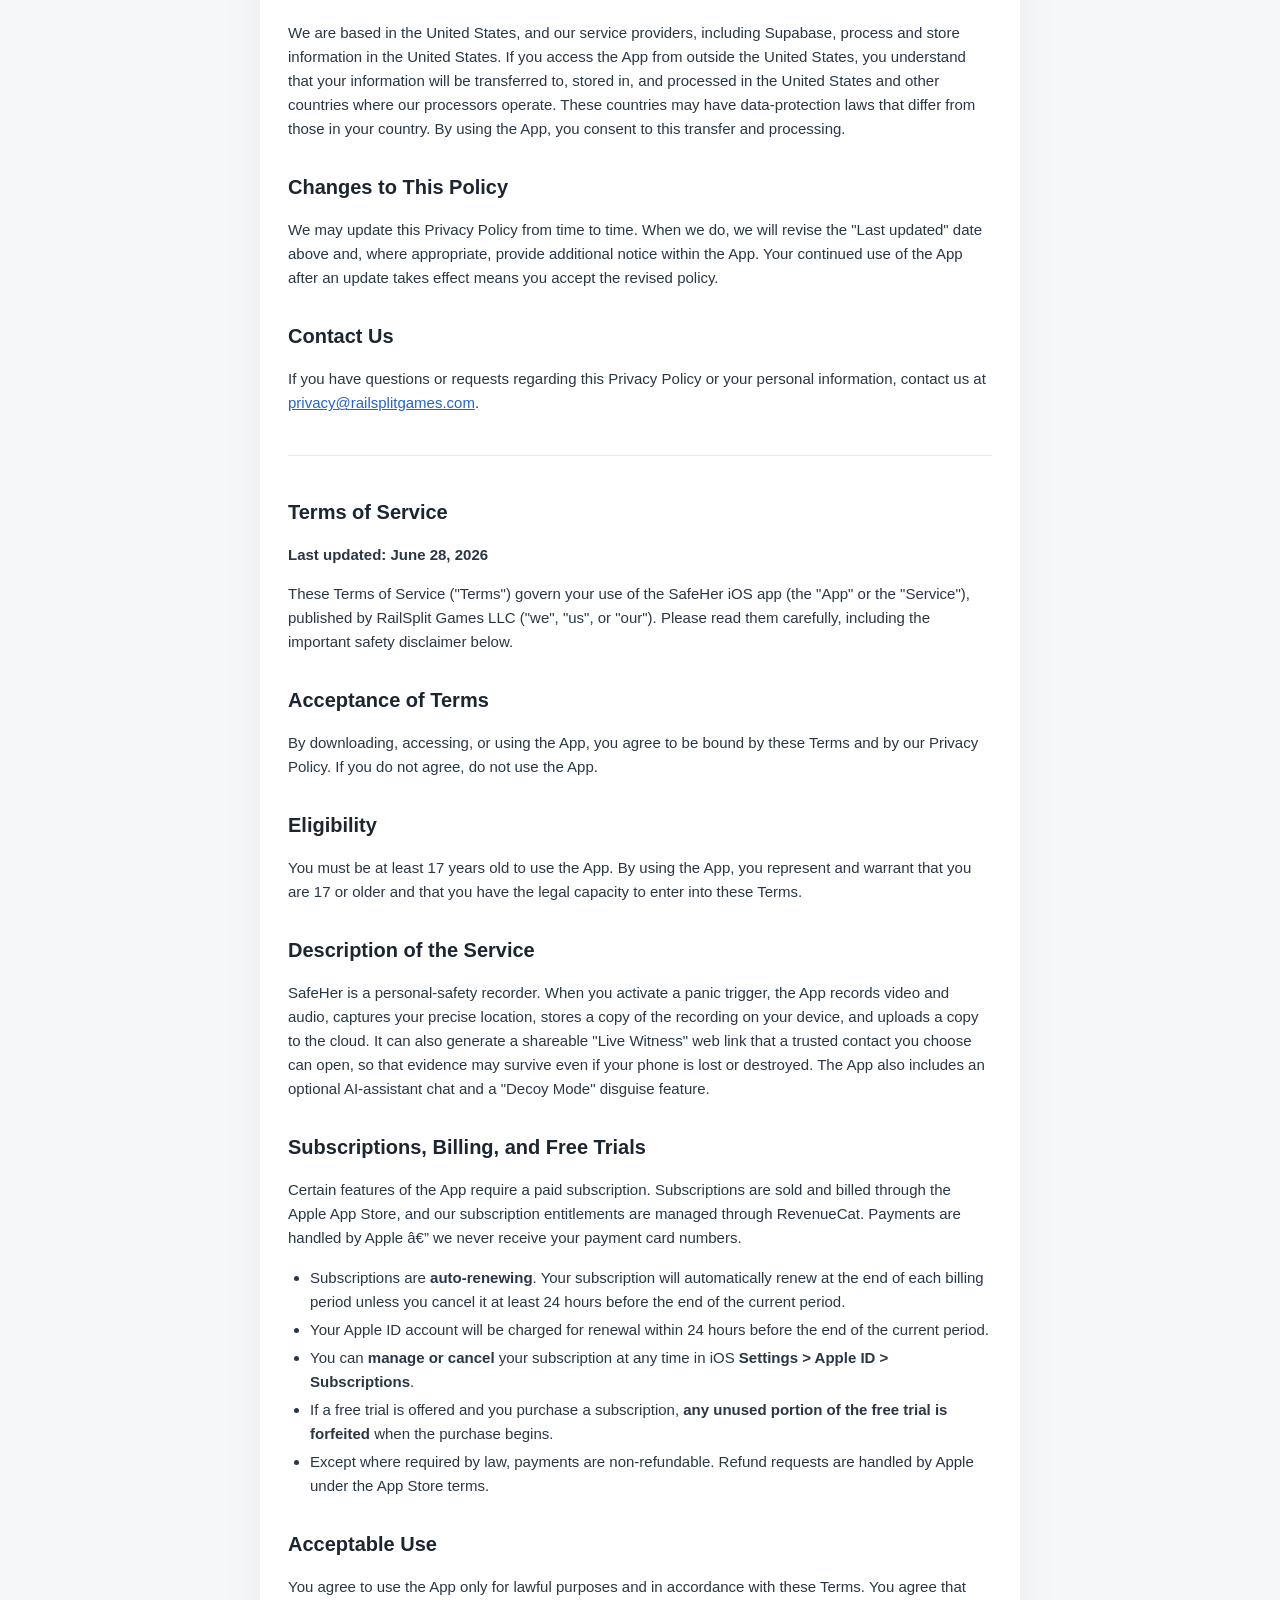
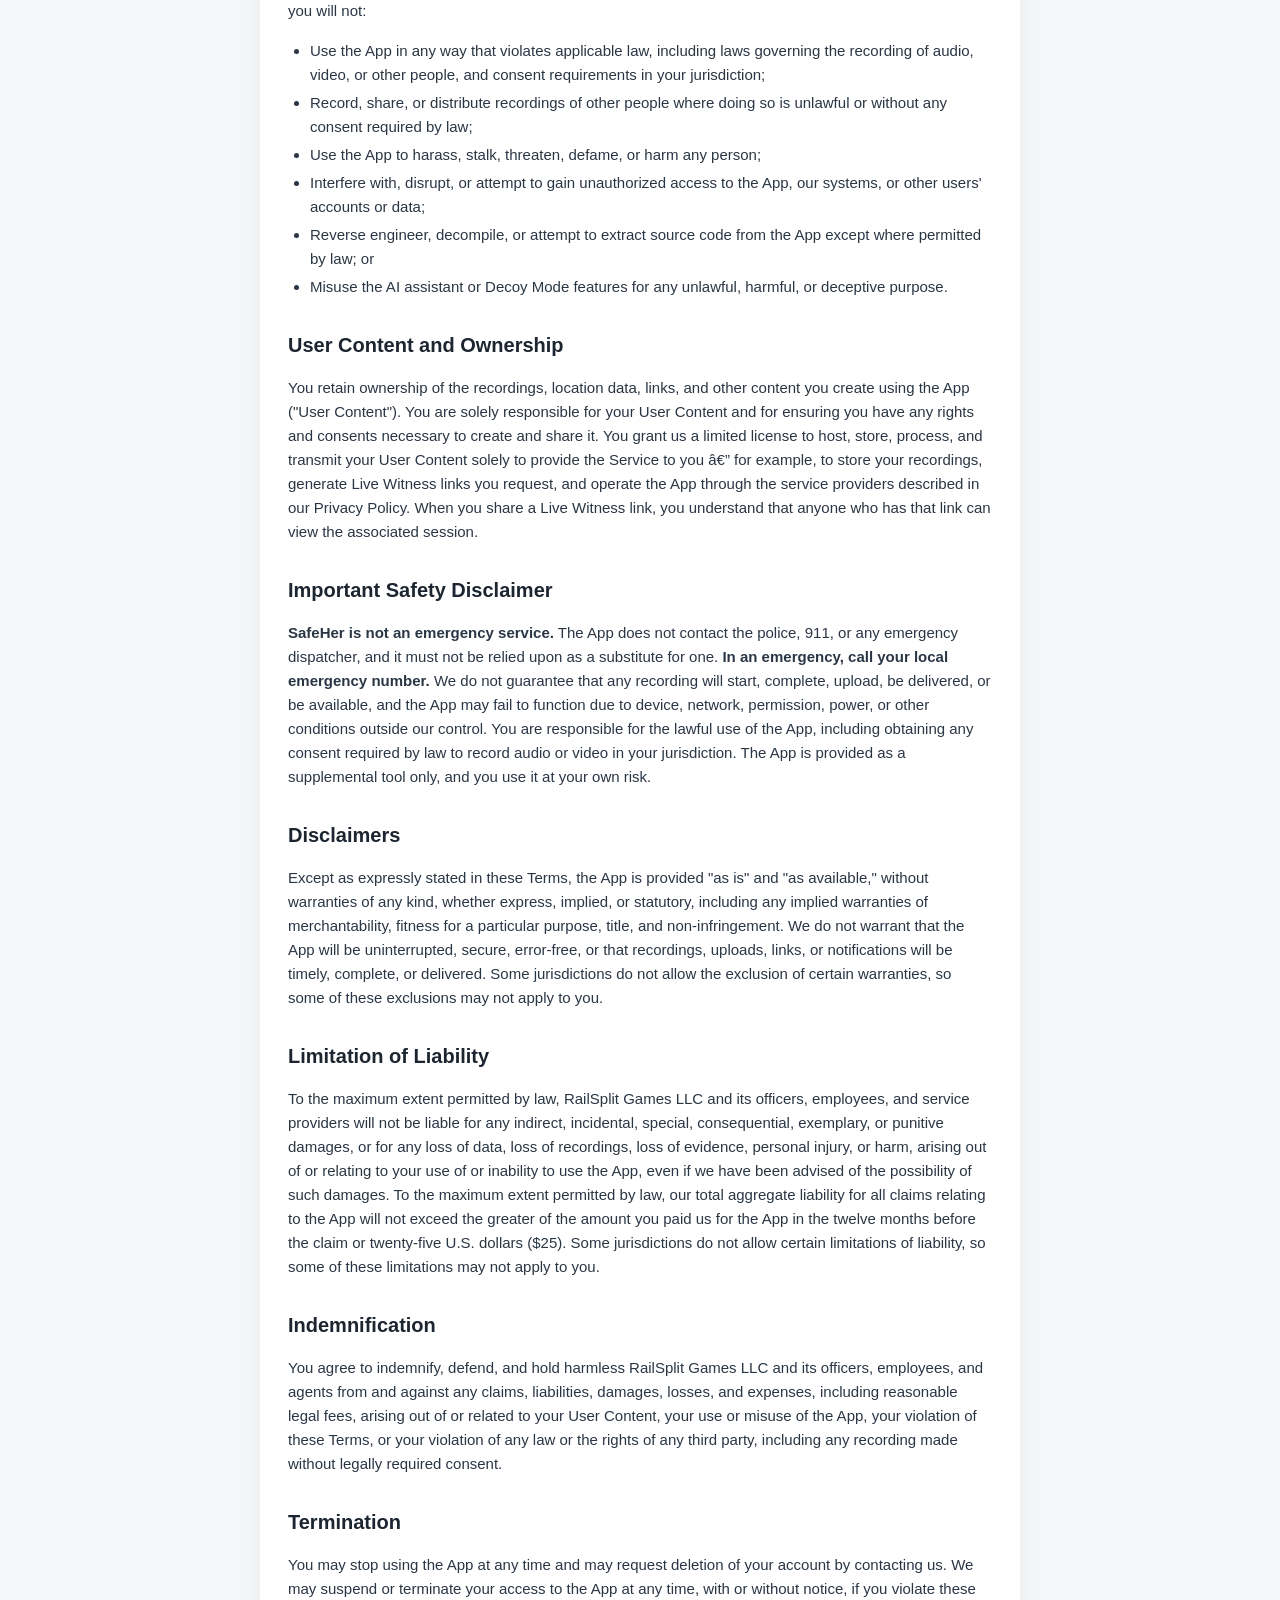
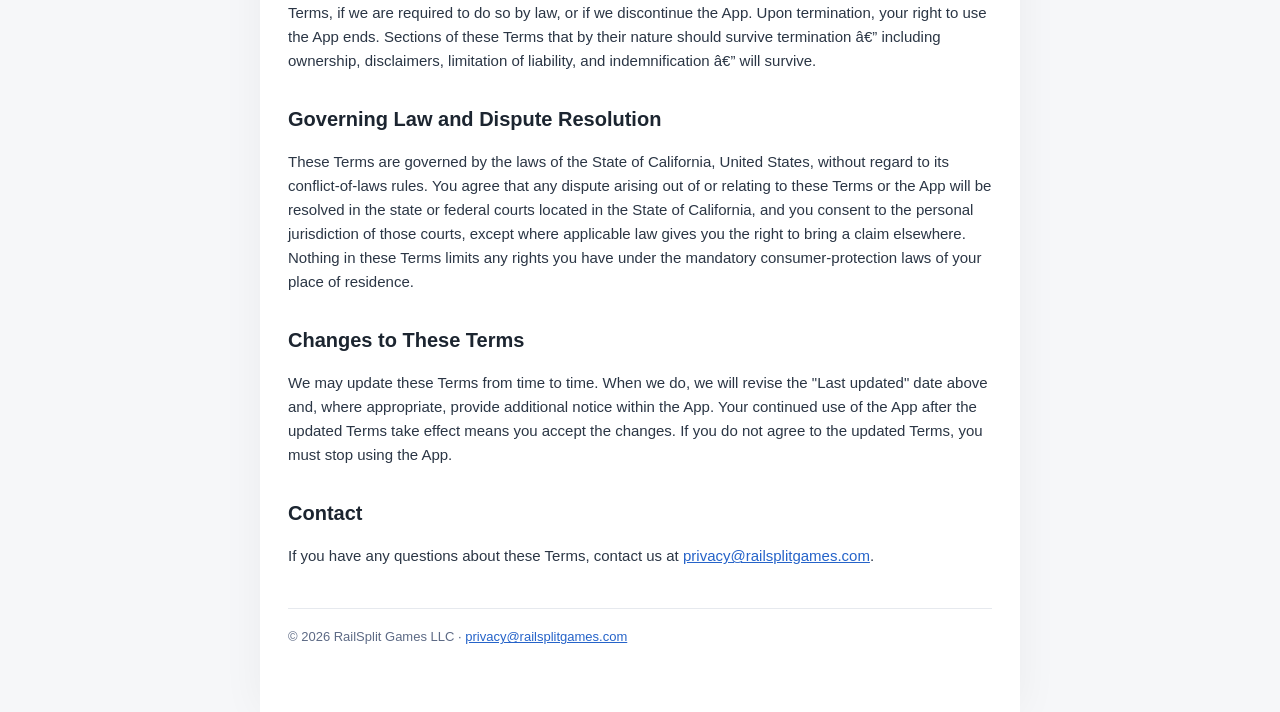
<file: legal/safeher.html>
<!doctype html><html lang="en"><head><meta charset="utf-8"><meta name="viewport" content="width=device-width, initial-scale=1"><title>SafeHer - Legal</title><style>*{box-sizing:border-box} body{margin:0;background:#f6f7f9;color:#1c2530;font-family:-apple-system,BlinkMacSystemFont,"Segoe UI",Roboto,Helvetica,Arial,sans-serif;line-height:1.6}
.wrap{max-width:760px;margin:0 auto;background:#fff;padding:40px 28px 64px;min-height:100vh;box-shadow:0 0 40px rgba(0,0,0,.05)}
header{border-bottom:1px solid #e6e9ee;padding-bottom:18px;margin-bottom:8px}
h1{font-size:26px;margin:0 0 4px} .pub{color:#5d6a85;font-size:14px}
nav{margin-top:12px;font-size:14px} nav a{color:#2563c9;text-decoration:none;font-weight:600} nav a:hover{text-decoration:underline}
h2{font-size:20px;margin:30px 0 6px} h3{font-size:16px;margin:20px 0 4px}
p,li{font-size:15px;color:#2b3645} a{color:#2563c9} ul{padding-left:22px} li{margin:4px 0}
hr{border:none;border-top:1px solid #e6e9ee;margin:40px 0}
footer{margin-top:40px;padding-top:18px;border-top:1px solid #e6e9ee;color:#5d6a85;font-size:13px}
section{scroll-margin-top:16px}</style></head><body><div class="wrap"><header><h1>SafeHer</h1><div class="pub">RailSplit Games LLC</div><nav><a href="#privacy">Privacy Policy</a> &middot; <a href="#terms">Terms of Service</a></nav></header><section id="privacy"><h2>Privacy Policy</h2>
<p><strong>Last updated: June 28, 2026</strong></p>
<p>This Privacy Policy explains how SafeHer collects, uses, and shares information when you use our iOS app ("SafeHer" or the "App"). SafeHer is a personal-safety recorder, and because of what it does, it handles sensitive information including video, audio, and your precise location. Please read this policy carefully.</p>

<h2>Who We Are</h2>
<p>SafeHer is published by RailSplit Games LLC ("we", "us", or "our"). We are the controller of the personal information processed through the App. If you have any questions about this policy or your information, you can reach us at <a href="mailto:privacy@railsplitgames.com">privacy@railsplitgames.com</a>.</p>

<h2>Information We Collect</h2>
<p>We collect the following categories of information:</p>
<ul>
<li><strong>Account and authentication information.</strong> When you create an account, we collect your login credentials and related authentication data so we can identify you and secure your account.</li>
<li><strong>Recordings (sensitive).</strong> When you activate a panic trigger, the App records video and audio. A copy is stored on your device, and a copy is uploaded to our cloud storage so the evidence survives even if your phone is lost or destroyed.</li>
<li><strong>Precise location (sensitive).</strong> When a recording is triggered, the App captures your precise geolocation and associates it with that recording.</li>
<li><strong>Shareable session links.</strong> The App can generate a "Live Witness" web link tied to a recording session. We store these links so a trusted contact you choose can open them.</li>
<li><strong>AI assistant messages.</strong> If you use the optional in-app AI assistant chat, we process the messages you type so we can generate a response.</li>
<li><strong>Subscription status.</strong> We collect whether you have an active subscription and related entitlement information so we can unlock paid features.</li>
<li><strong>Analytics and diagnostic data.</strong> We collect app usage events and crash and error reports to understand how the App is used and to fix problems.</li>
</ul>
<p><strong>What we do not collect:</strong> We do not receive or store your payment card numbers. All payments are handled by Apple (see "How We Share Information" below). We do not sell your personal information, and we do not use your recordings for advertising.</p>

<h2>How We Use Information</h2>
<p>We use the information we collect to:</p>
<ul>
<li>Provide the core safety features of the App, including recording video and audio, capturing location, storing recordings on your device and in the cloud, and generating shareable Live Witness links;</li>
<li>Create and secure your account and authenticate you;</li>
<li>Respond to messages you send to the optional in-app AI assistant;</li>
<li>Manage your subscription and unlock paid features;</li>
<li>Send push notifications related to the App and your account;</li>
<li>Understand usage, diagnose crashes and errors, and improve the App's reliability and performance; and</li>
<li>Comply with our legal obligations and protect the rights, safety, and security of our users and the public.</li>
</ul>

<h2>How We Share Information</h2>
<p>We do not sell your personal information. We share information only with the service providers ("processors") that help us operate the App, and only as needed to provide the service. These processors are:</p>
<ul>
<li><strong>Supabase</strong> â€” authentication, database (Postgres), cloud storage for your recordings, and server-side (edge) functions. Hosted in the United States.</li>
<li><strong>Google (Gemini)</strong> â€” powers the optional in-app AI assistant. When you use the AI chat, your messages are sent through a server-side function to Google for processing so a response can be generated.</li>
<li><strong>RevenueCat</strong> â€” manages and validates your subscription status.</li>
<li><strong>OneSignal</strong> â€” delivers push notifications.</li>
<li><strong>PostHog</strong> â€” product analytics.</li>
<li><strong>Sentry</strong> â€” crash and error reporting.</li>
<li><strong>Apple</strong> â€” processes all payments and subscription billing through the App Store. Apple handles your payment information; we never receive your card numbers.</li>
</ul>
<p>Your recordings are private to you. They are not publicly accessible. They become viewable by another person only when you choose to share a Live Witness link, in which case anyone who has that link can open the associated session.</p>
<p>We may also disclose information if required to do so by law, subpoena, or other legal process, or where we believe in good faith that disclosure is necessary to protect our rights, your safety or the safety of others, or to investigate fraud or respond to a government request. We may also share or transfer information in connection with a merger, acquisition, financing, or sale of assets, subject to this policy.</p>

<h2>Data Retention</h2>
<p>We retain your account information for as long as your account is active. We retain your recordings, their associated location data, and shareable links until you delete them or close your account, so that your evidence remains available to you when you need it. Copies of recordings stored on your device remain there until you remove them. AI assistant messages, analytics events, and crash diagnostics are retained for the period needed to operate and improve the App and to meet our legal obligations, after which they are deleted or de-identified. When you ask us to delete your data or close your account, we will delete or de-identify your information within a reasonable period, except where we are required to retain it by law.</p>

<h2>Your Rights and Choices</h2>
<p>Depending on where you live, you may have the right to access, correct, or delete the personal information we hold about you, to receive a copy of it, and to opt out of certain processing. You can:</p>
<ul>
<li><strong>Access or correct</strong> much of your information directly in the App;</li>
<li><strong>Delete</strong> individual recordings and links in the App, or request deletion of your account and associated data;</li>
<li><strong>Stop location collection</strong> by adjusting location permissions in iOS Settings, and <strong>turn off push notifications</strong> in iOS Settings (note that disabling permissions may limit core safety features); and</li>
<li><strong>Opt out of analytics</strong> where that option is offered in the App.</li>
</ul>
<p>To exercise any of these rights, email us at <a href="mailto:privacy@railsplitgames.com">privacy@railsplitgames.com</a>. We will respond as required by applicable law and may need to verify your identity before acting on your request. We will not discriminate against you for exercising your rights.</p>

<h2>Security</h2>
<p>We use technical and organizational measures designed to protect your information, including encryption in transit, access controls, and storing your recordings in private cloud storage that is not publicly listable. However, no method of transmission or storage is completely secure, and we cannot guarantee absolute security. You are responsible for keeping your account credentials confidential and for deciding with whom you share Live Witness links, since anyone who has a link can open the associated session.</p>

<h2>Children's Privacy</h2>
<p>SafeHer is not directed to children under 13, and we do not knowingly collect personal information from children under 13. The App is intended only for users who are 17 years of age or older. If you believe a child under 13 has provided us with personal information, please contact us at <a href="mailto:privacy@railsplitgames.com">privacy@railsplitgames.com</a> and we will take steps to delete it.</p>

<h2>International Users</h2>
<p>We are based in the United States, and our service providers, including Supabase, process and store information in the United States. If you access the App from outside the United States, you understand that your information will be transferred to, stored in, and processed in the United States and other countries where our processors operate. These countries may have data-protection laws that differ from those in your country. By using the App, you consent to this transfer and processing.</p>

<h2>Changes to This Policy</h2>
<p>We may update this Privacy Policy from time to time. When we do, we will revise the "Last updated" date above and, where appropriate, provide additional notice within the App. Your continued use of the App after an update takes effect means you accept the revised policy.</p>

<h2>Contact Us</h2>
<p>If you have questions or requests regarding this Privacy Policy or your personal information, contact us at <a href="mailto:privacy@railsplitgames.com">privacy@railsplitgames.com</a>.</p></section><hr><section id="terms"><h2>Terms of Service</h2>
<p><strong>Last updated: June 28, 2026</strong></p>
<p>These Terms of Service ("Terms") govern your use of the SafeHer iOS app (the "App" or the "Service"), published by RailSplit Games LLC ("we", "us", or "our"). Please read them carefully, including the important safety disclaimer below.</p>

<h2>Acceptance of Terms</h2>
<p>By downloading, accessing, or using the App, you agree to be bound by these Terms and by our Privacy Policy. If you do not agree, do not use the App.</p>

<h2>Eligibility</h2>
<p>You must be at least 17 years old to use the App. By using the App, you represent and warrant that you are 17 or older and that you have the legal capacity to enter into these Terms.</p>

<h2>Description of the Service</h2>
<p>SafeHer is a personal-safety recorder. When you activate a panic trigger, the App records video and audio, captures your precise location, stores a copy of the recording on your device, and uploads a copy to the cloud. It can also generate a shareable "Live Witness" web link that a trusted contact you choose can open, so that evidence may survive even if your phone is lost or destroyed. The App also includes an optional AI-assistant chat and a "Decoy Mode" disguise feature.</p>

<h2>Subscriptions, Billing, and Free Trials</h2>
<p>Certain features of the App require a paid subscription. Subscriptions are sold and billed through the Apple App Store, and our subscription entitlements are managed through RevenueCat. Payments are handled by Apple â€” we never receive your payment card numbers.</p>
<ul>
<li>Subscriptions are <strong>auto-renewing</strong>. Your subscription will automatically renew at the end of each billing period unless you cancel it at least 24 hours before the end of the current period.</li>
<li>Your Apple ID account will be charged for renewal within 24 hours before the end of the current period.</li>
<li>You can <strong>manage or cancel</strong> your subscription at any time in iOS <strong>Settings &gt; Apple ID &gt; Subscriptions</strong>.</li>
<li>If a free trial is offered and you purchase a subscription, <strong>any unused portion of the free trial is forfeited</strong> when the purchase begins.</li>
<li>Except where required by law, payments are non-refundable. Refund requests are handled by Apple under the App Store terms.</li>
</ul>

<h2>Acceptable Use</h2>
<p>You agree to use the App only for lawful purposes and in accordance with these Terms. You agree that you will not:</p>
<ul>
<li>Use the App in any way that violates applicable law, including laws governing the recording of audio, video, or other people, and consent requirements in your jurisdiction;</li>
<li>Record, share, or distribute recordings of other people where doing so is unlawful or without any consent required by law;</li>
<li>Use the App to harass, stalk, threaten, defame, or harm any person;</li>
<li>Interfere with, disrupt, or attempt to gain unauthorized access to the App, our systems, or other users' accounts or data;</li>
<li>Reverse engineer, decompile, or attempt to extract source code from the App except where permitted by law; or</li>
<li>Misuse the AI assistant or Decoy Mode features for any unlawful, harmful, or deceptive purpose.</li>
</ul>

<h2>User Content and Ownership</h2>
<p>You retain ownership of the recordings, location data, links, and other content you create using the App ("User Content"). You are solely responsible for your User Content and for ensuring you have any rights and consents necessary to create and share it. You grant us a limited license to host, store, process, and transmit your User Content solely to provide the Service to you â€” for example, to store your recordings, generate Live Witness links you request, and operate the App through the service providers described in our Privacy Policy. When you share a Live Witness link, you understand that anyone who has that link can view the associated session.</p>

<h2>Important Safety Disclaimer</h2>
<p><strong>SafeHer is not an emergency service.</strong> The App does not contact the police, 911, or any emergency dispatcher, and it must not be relied upon as a substitute for one. <strong>In an emergency, call your local emergency number.</strong> We do not guarantee that any recording will start, complete, upload, be delivered, or be available, and the App may fail to function due to device, network, permission, power, or other conditions outside our control. You are responsible for the lawful use of the App, including obtaining any consent required by law to record audio or video in your jurisdiction. The App is provided as a supplemental tool only, and you use it at your own risk.</p>

<h2>Disclaimers</h2>
<p>Except as expressly stated in these Terms, the App is provided "as is" and "as available," without warranties of any kind, whether express, implied, or statutory, including any implied warranties of merchantability, fitness for a particular purpose, title, and non-infringement. We do not warrant that the App will be uninterrupted, secure, error-free, or that recordings, uploads, links, or notifications will be timely, complete, or delivered. Some jurisdictions do not allow the exclusion of certain warranties, so some of these exclusions may not apply to you.</p>

<h2>Limitation of Liability</h2>
<p>To the maximum extent permitted by law, RailSplit Games LLC and its officers, employees, and service providers will not be liable for any indirect, incidental, special, consequential, exemplary, or punitive damages, or for any loss of data, loss of recordings, loss of evidence, personal injury, or harm, arising out of or relating to your use of or inability to use the App, even if we have been advised of the possibility of such damages. To the maximum extent permitted by law, our total aggregate liability for all claims relating to the App will not exceed the greater of the amount you paid us for the App in the twelve months before the claim or twenty-five U.S. dollars ($25). Some jurisdictions do not allow certain limitations of liability, so some of these limitations may not apply to you.</p>

<h2>Indemnification</h2>
<p>You agree to indemnify, defend, and hold harmless RailSplit Games LLC and its officers, employees, and agents from and against any claims, liabilities, damages, losses, and expenses, including reasonable legal fees, arising out of or related to your User Content, your use or misuse of the App, your violation of these Terms, or your violation of any law or the rights of any third party, including any recording made without legally required consent.</p>

<h2>Termination</h2>
<p>You may stop using the App at any time and may request deletion of your account by contacting us. We may suspend or terminate your access to the App at any time, with or without notice, if you violate these Terms, if we are required to do so by law, or if we discontinue the App. Upon termination, your right to use the App ends. Sections of these Terms that by their nature should survive termination â€” including ownership, disclaimers, limitation of liability, and indemnification â€” will survive.</p>

<h2>Governing Law and Dispute Resolution</h2>
<p>These Terms are governed by the laws of the State of California, United States, without regard to its conflict-of-laws rules. You agree that any dispute arising out of or relating to these Terms or the App will be resolved in the state or federal courts located in the State of California, and you consent to the personal jurisdiction of those courts, except where applicable law gives you the right to bring a claim elsewhere. Nothing in these Terms limits any rights you have under the mandatory consumer-protection laws of your place of residence.</p>

<h2>Changes to These Terms</h2>
<p>We may update these Terms from time to time. When we do, we will revise the "Last updated" date above and, where appropriate, provide additional notice within the App. Your continued use of the App after the updated Terms take effect means you accept the changes. If you do not agree to the updated Terms, you must stop using the App.</p>

<h2>Contact</h2>
<p>If you have any questions about these Terms, contact us at <a href="mailto:privacy@railsplitgames.com">privacy@railsplitgames.com</a>.</p></section><footer>&copy; 2026 RailSplit Games LLC &middot; <a href="mailto:privacy@railsplitgames.com">privacy@railsplitgames.com</a></footer></div></body></html>
</file>
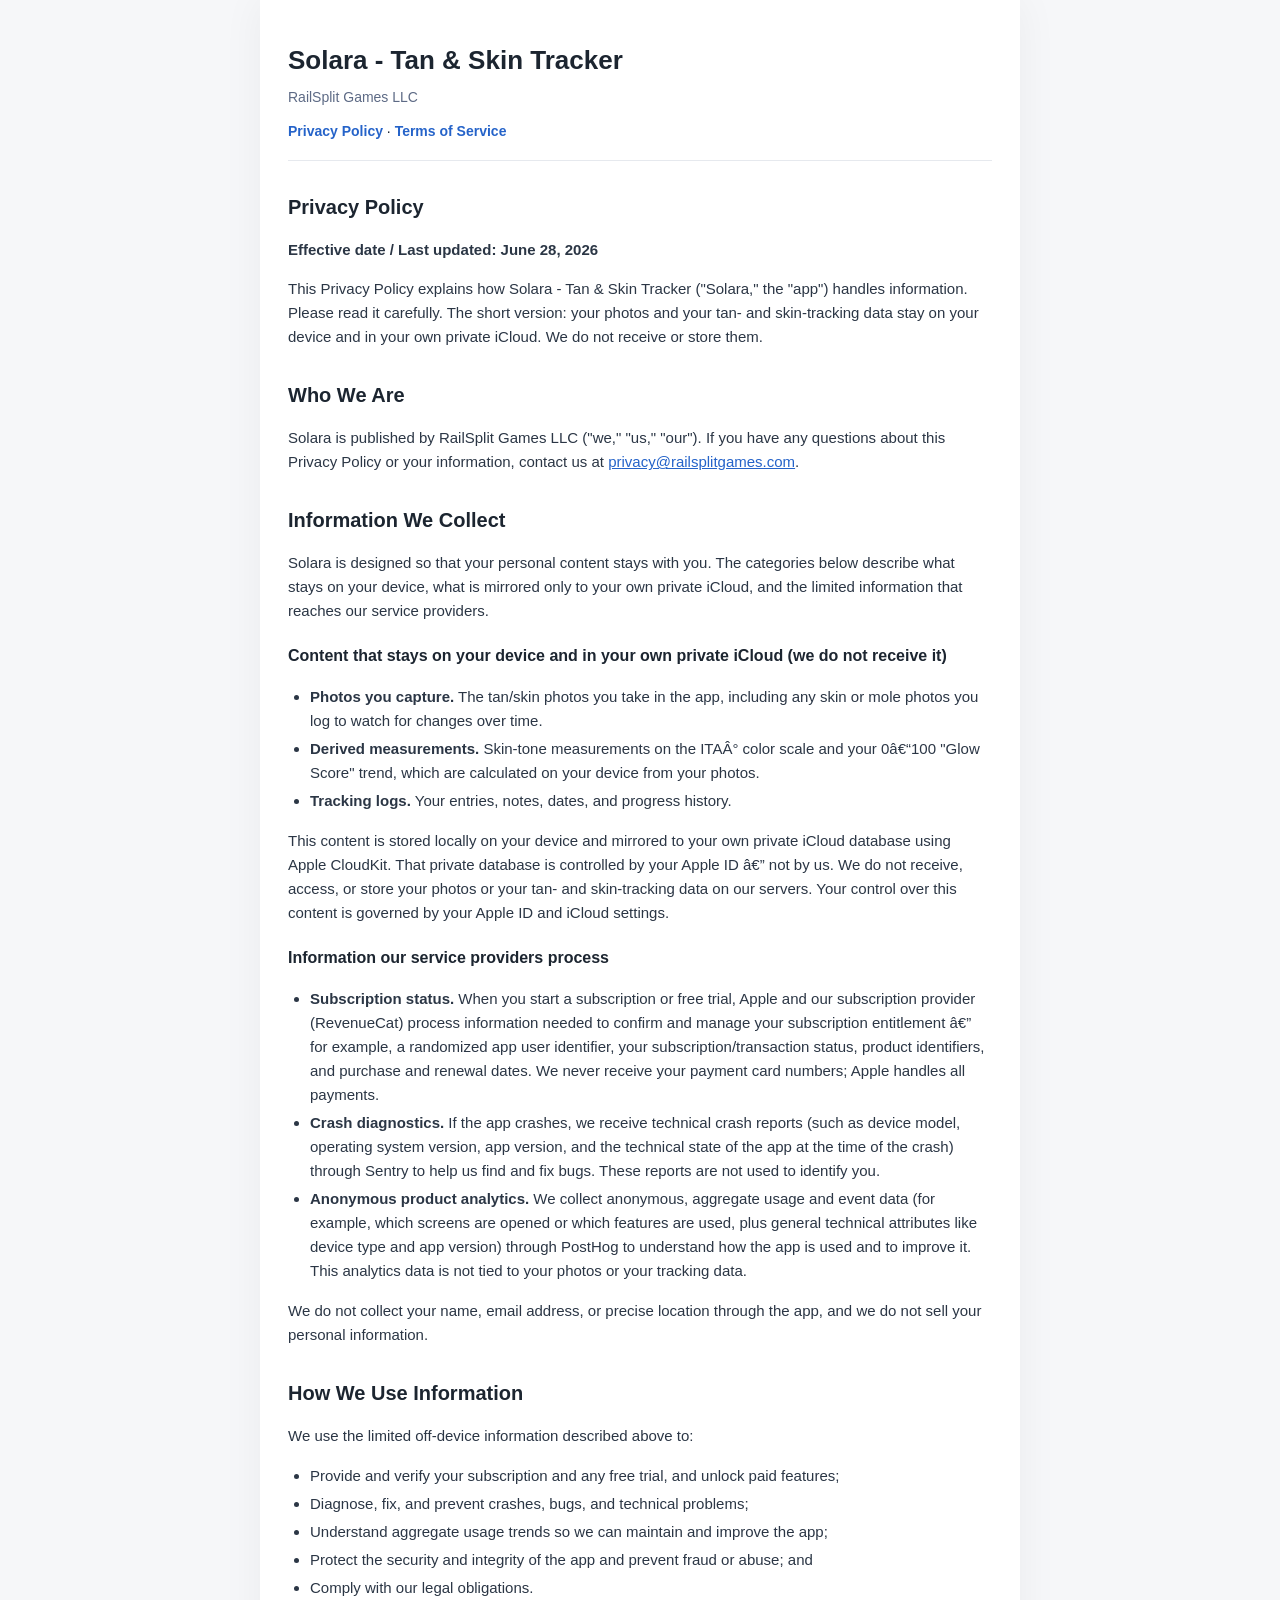
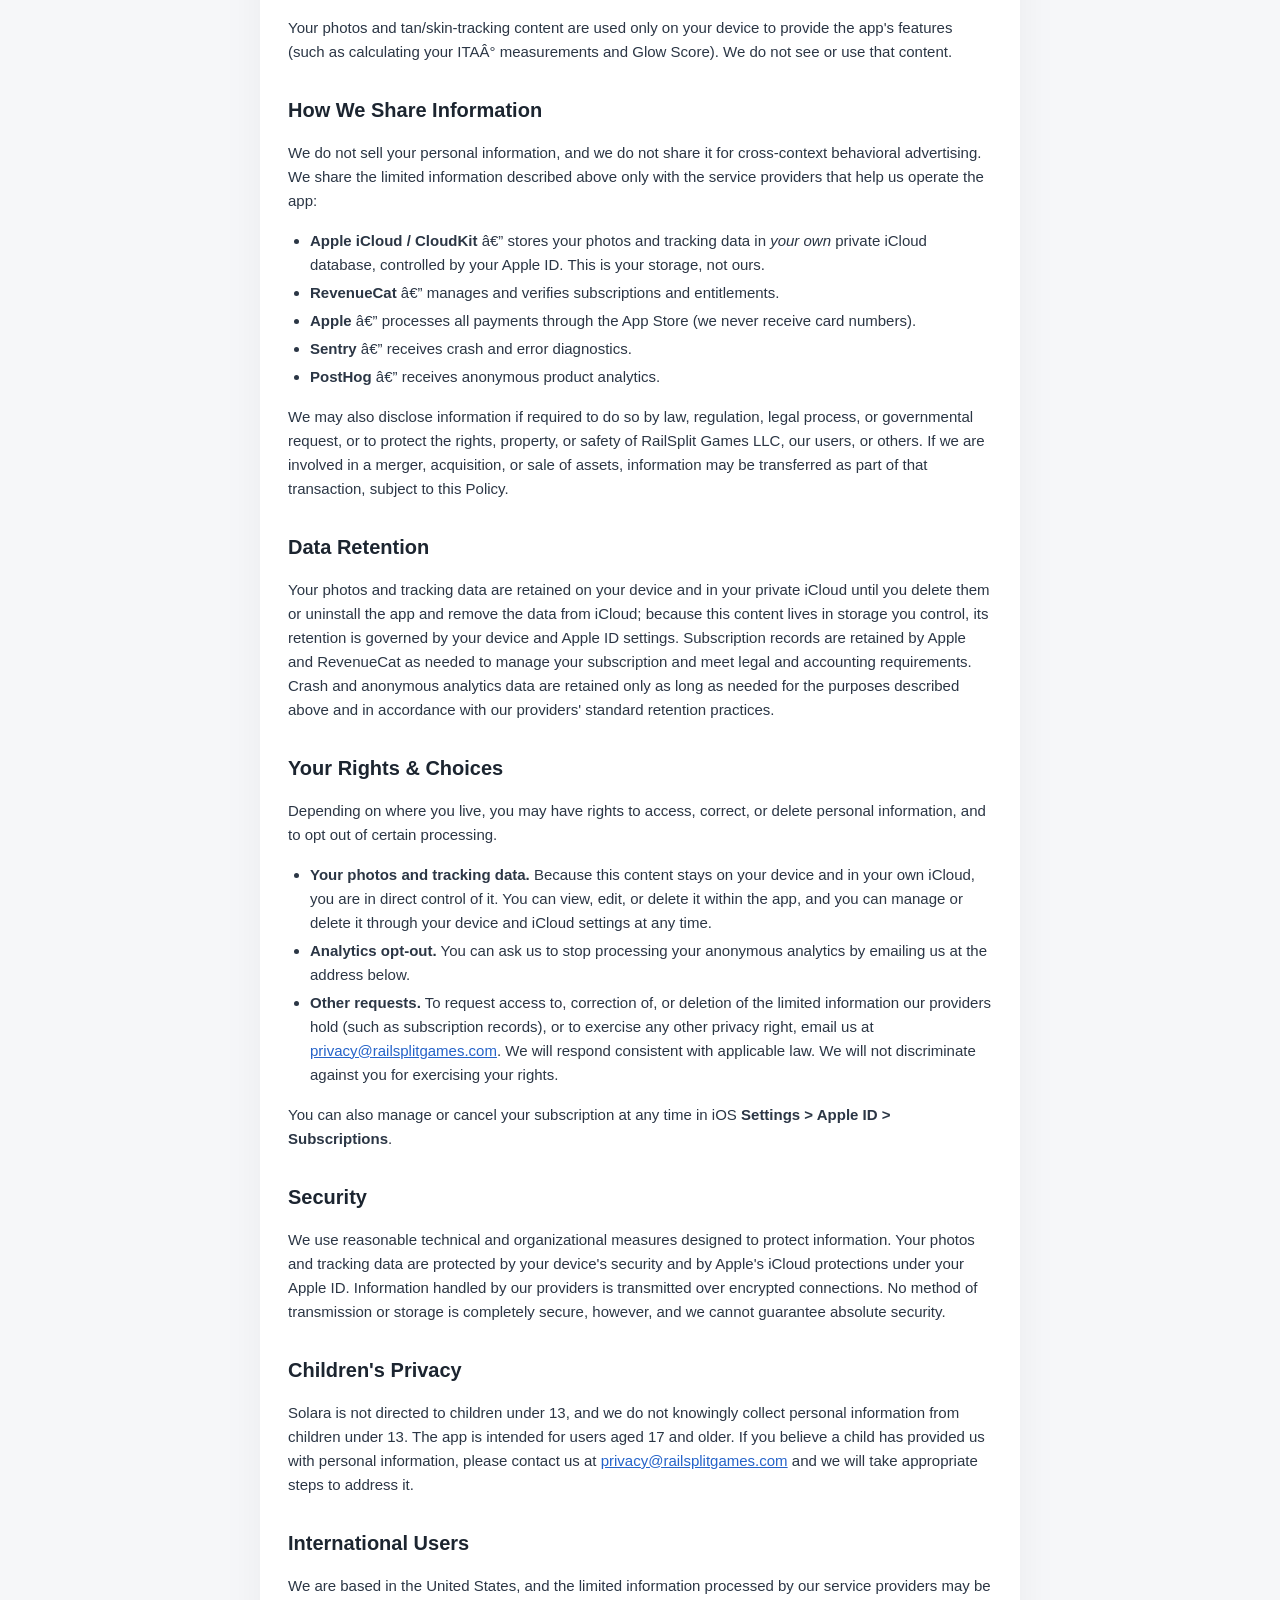
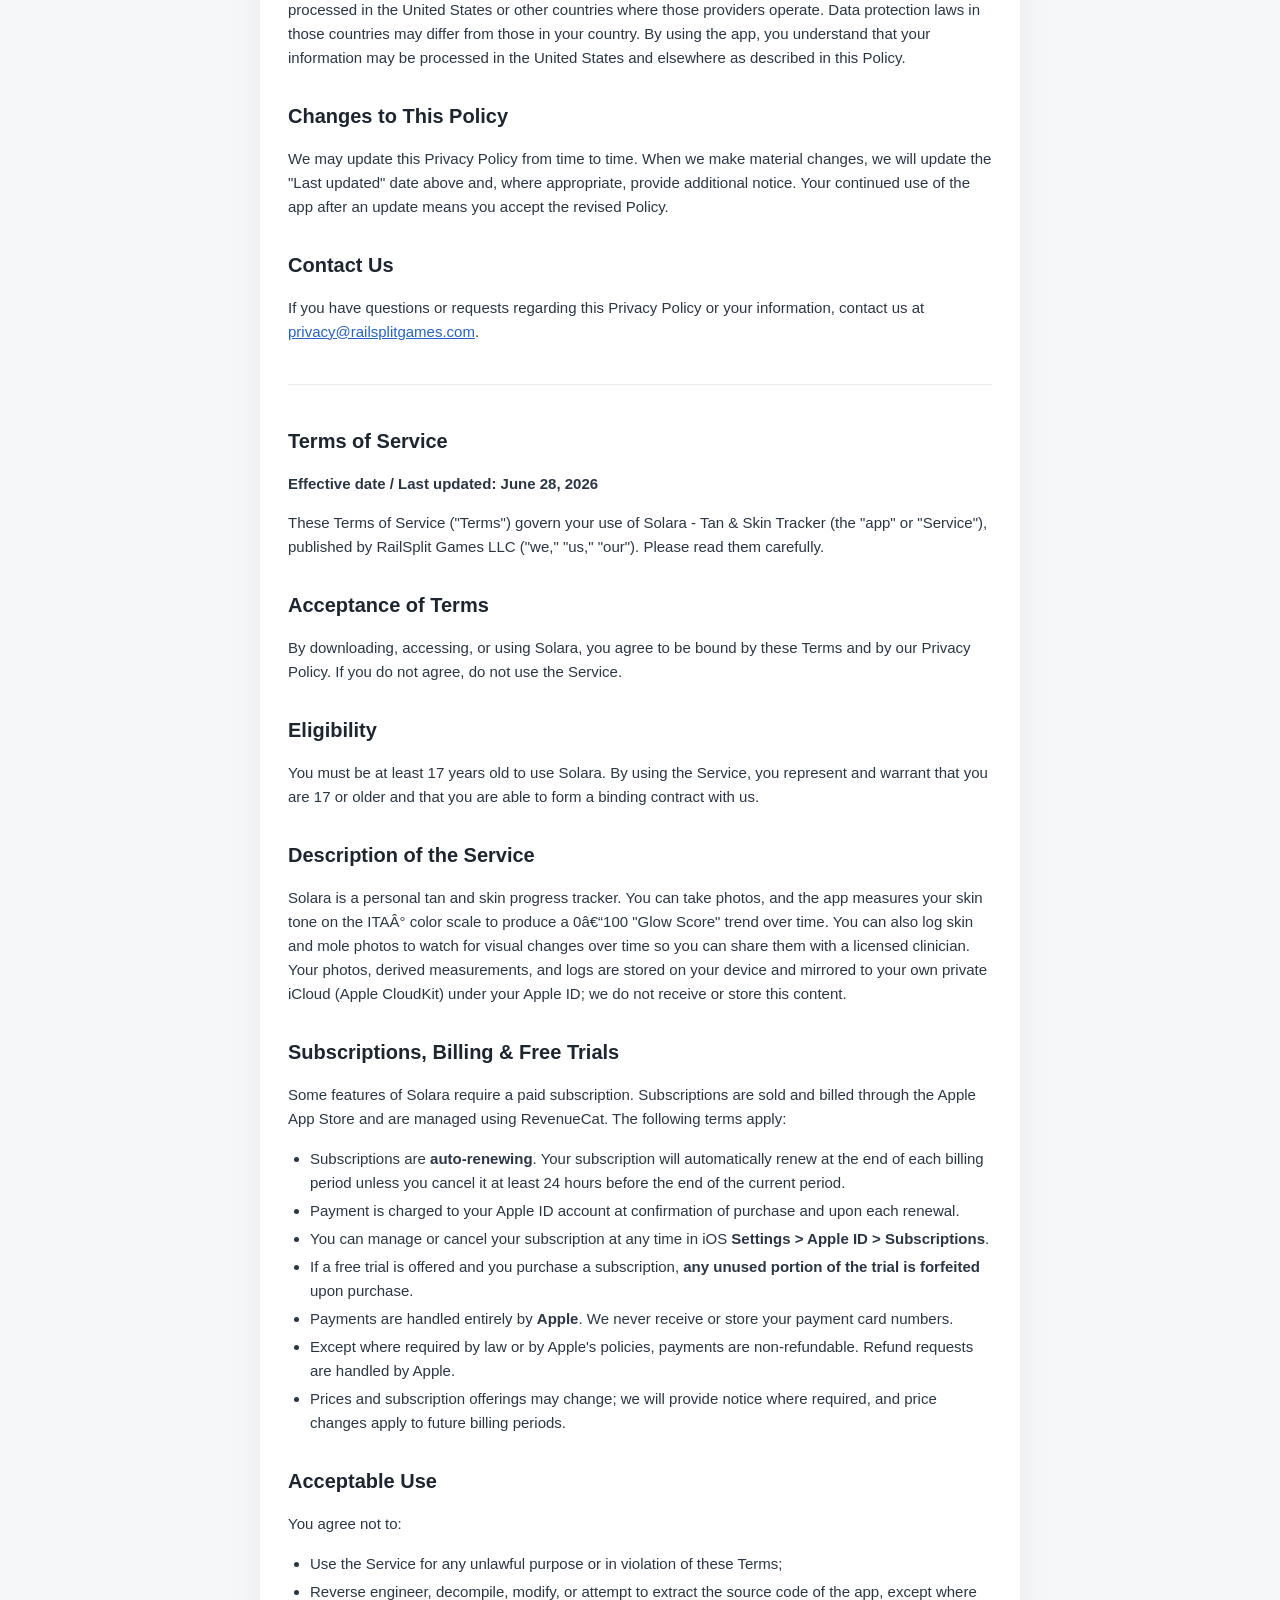
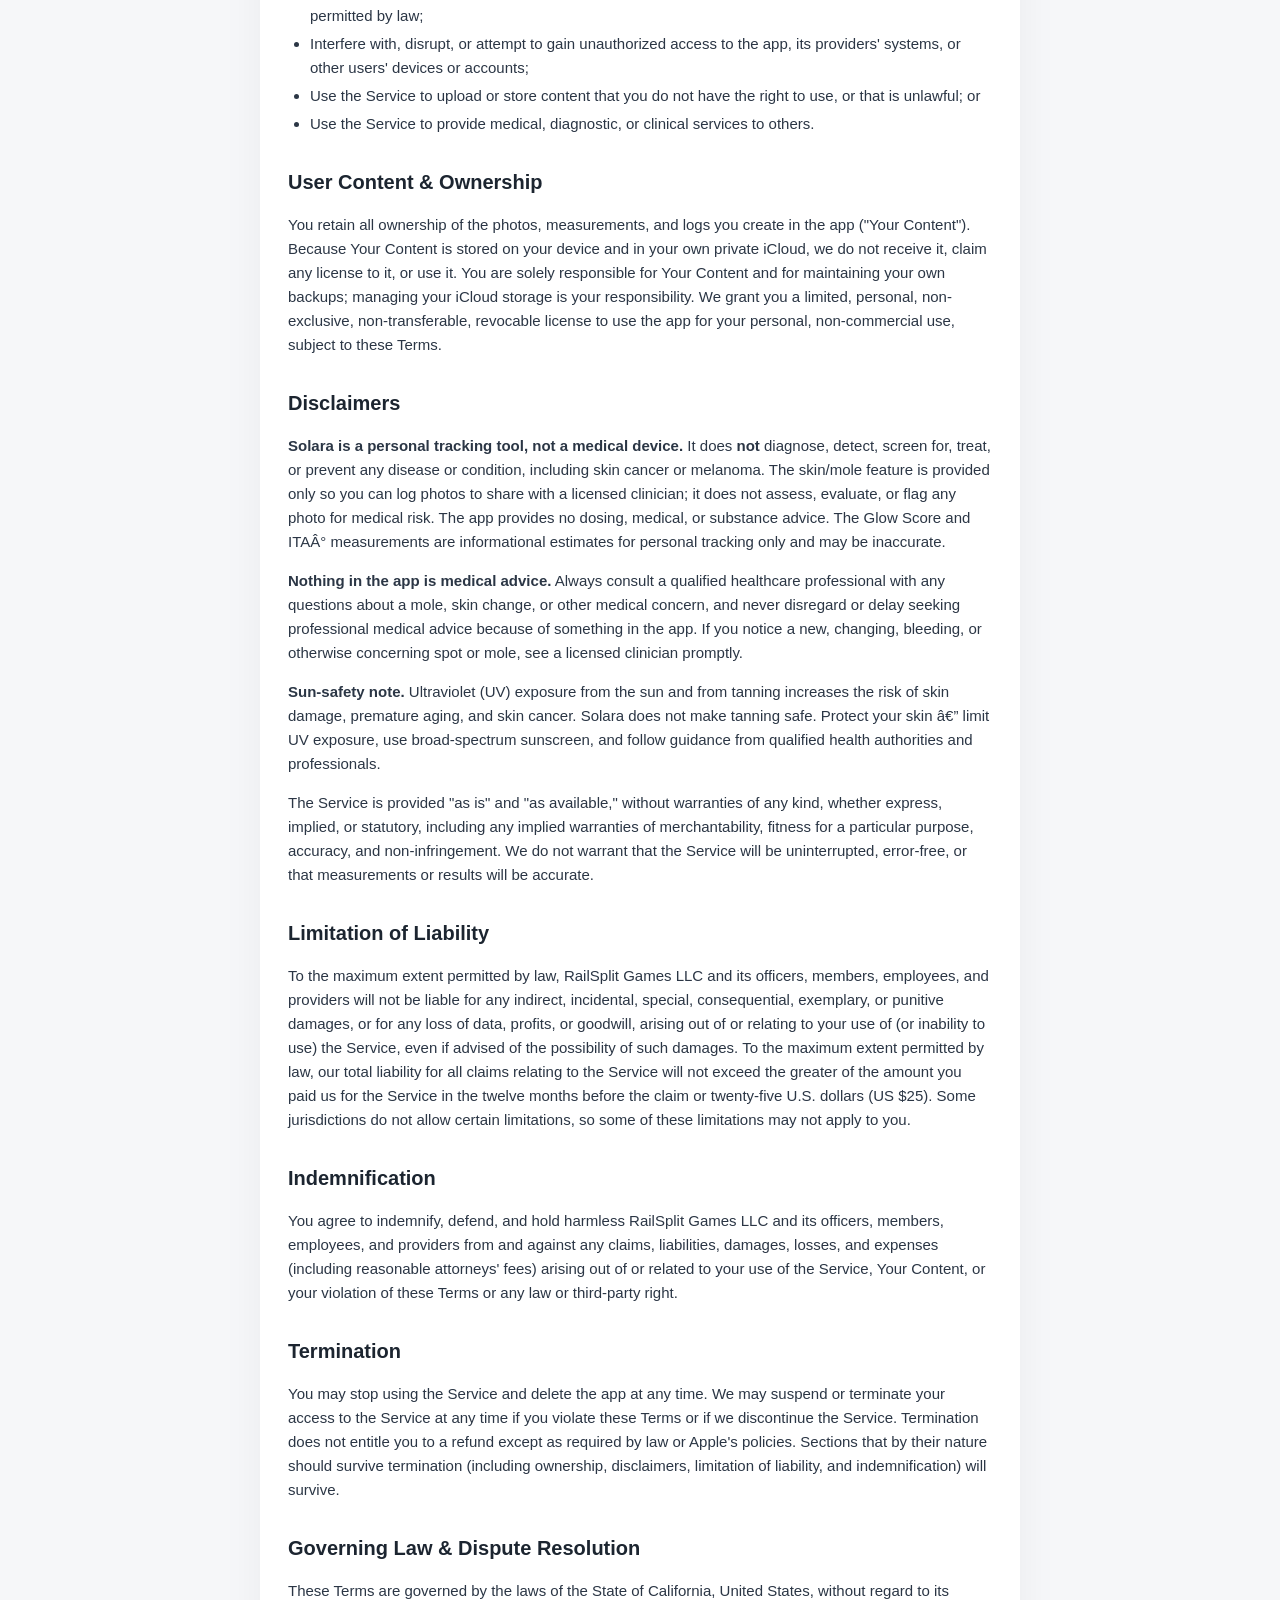
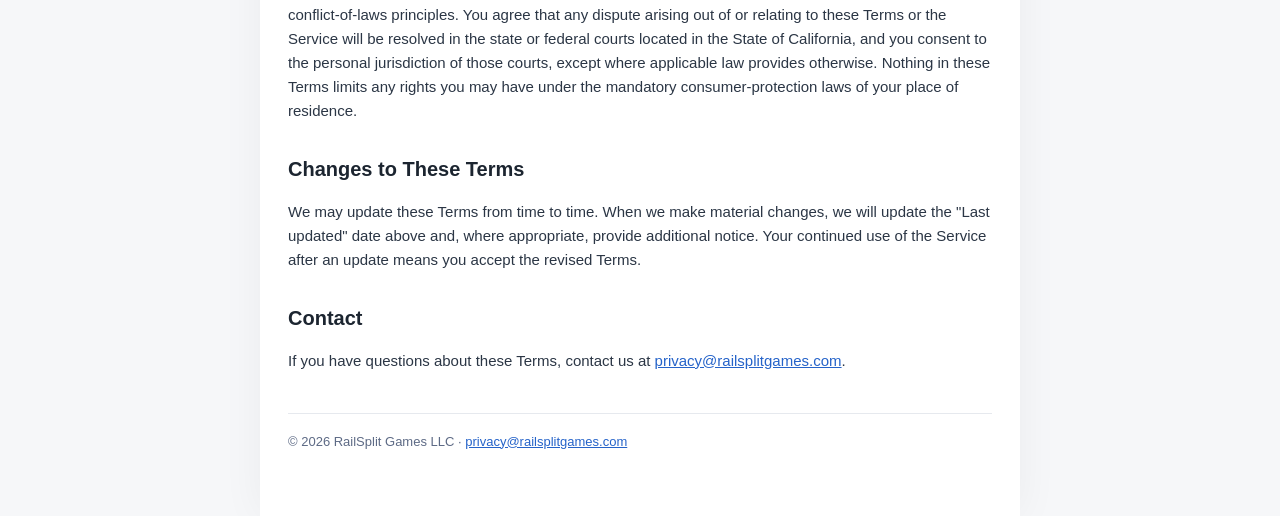
<file: legal/solara.html>
<!doctype html><html lang="en"><head><meta charset="utf-8"><meta name="viewport" content="width=device-width, initial-scale=1"><title>Solara - Tan & Skin Tracker - Legal</title><style>*{box-sizing:border-box} body{margin:0;background:#f6f7f9;color:#1c2530;font-family:-apple-system,BlinkMacSystemFont,"Segoe UI",Roboto,Helvetica,Arial,sans-serif;line-height:1.6}
.wrap{max-width:760px;margin:0 auto;background:#fff;padding:40px 28px 64px;min-height:100vh;box-shadow:0 0 40px rgba(0,0,0,.05)}
header{border-bottom:1px solid #e6e9ee;padding-bottom:18px;margin-bottom:8px}
h1{font-size:26px;margin:0 0 4px} .pub{color:#5d6a85;font-size:14px}
nav{margin-top:12px;font-size:14px} nav a{color:#2563c9;text-decoration:none;font-weight:600} nav a:hover{text-decoration:underline}
h2{font-size:20px;margin:30px 0 6px} h3{font-size:16px;margin:20px 0 4px}
p,li{font-size:15px;color:#2b3645} a{color:#2563c9} ul{padding-left:22px} li{margin:4px 0}
hr{border:none;border-top:1px solid #e6e9ee;margin:40px 0}
footer{margin-top:40px;padding-top:18px;border-top:1px solid #e6e9ee;color:#5d6a85;font-size:13px}
section{scroll-margin-top:16px}</style></head><body><div class="wrap"><header><h1>Solara - Tan & Skin Tracker</h1><div class="pub">RailSplit Games LLC</div><nav><a href="#privacy">Privacy Policy</a> &middot; <a href="#terms">Terms of Service</a></nav></header><section id="privacy"><h2>Privacy Policy</h2>
<p><strong>Effective date / Last updated: June 28, 2026</strong></p>
<p>This Privacy Policy explains how Solara - Tan &amp; Skin Tracker ("Solara," the "app") handles information. Please read it carefully. The short version: your photos and your tan- and skin-tracking data stay on your device and in your own private iCloud. We do not receive or store them.</p>

<h2>Who We Are</h2>
<p>Solara is published by RailSplit Games LLC ("we," "us," "our"). If you have any questions about this Privacy Policy or your information, contact us at <a href="mailto:privacy@railsplitgames.com">privacy@railsplitgames.com</a>.</p>

<h2>Information We Collect</h2>
<p>Solara is designed so that your personal content stays with you. The categories below describe what stays on your device, what is mirrored only to your own private iCloud, and the limited information that reaches our service providers.</p>

<h3>Content that stays on your device and in your own private iCloud (we do not receive it)</h3>
<ul>
<li><strong>Photos you capture.</strong> The tan/skin photos you take in the app, including any skin or mole photos you log to watch for changes over time.</li>
<li><strong>Derived measurements.</strong> Skin-tone measurements on the ITAÂ° color scale and your 0â€“100 "Glow Score" trend, which are calculated on your device from your photos.</li>
<li><strong>Tracking logs.</strong> Your entries, notes, dates, and progress history.</li>
</ul>
<p>This content is stored locally on your device and mirrored to your own private iCloud database using Apple CloudKit. That private database is controlled by your Apple ID â€” not by us. We do not receive, access, or store your photos or your tan- and skin-tracking data on our servers. Your control over this content is governed by your Apple ID and iCloud settings.</p>

<h3>Information our service providers process</h3>
<ul>
<li><strong>Subscription status.</strong> When you start a subscription or free trial, Apple and our subscription provider (RevenueCat) process information needed to confirm and manage your subscription entitlement â€” for example, a randomized app user identifier, your subscription/transaction status, product identifiers, and purchase and renewal dates. We never receive your payment card numbers; Apple handles all payments.</li>
<li><strong>Crash diagnostics.</strong> If the app crashes, we receive technical crash reports (such as device model, operating system version, app version, and the technical state of the app at the time of the crash) through Sentry to help us find and fix bugs. These reports are not used to identify you.</li>
<li><strong>Anonymous product analytics.</strong> We collect anonymous, aggregate usage and event data (for example, which screens are opened or which features are used, plus general technical attributes like device type and app version) through PostHog to understand how the app is used and to improve it. This analytics data is not tied to your photos or your tracking data.</li>
</ul>
<p>We do not collect your name, email address, or precise location through the app, and we do not sell your personal information.</p>

<h2>How We Use Information</h2>
<p>We use the limited off-device information described above to:</p>
<ul>
<li>Provide and verify your subscription and any free trial, and unlock paid features;</li>
<li>Diagnose, fix, and prevent crashes, bugs, and technical problems;</li>
<li>Understand aggregate usage trends so we can maintain and improve the app;</li>
<li>Protect the security and integrity of the app and prevent fraud or abuse; and</li>
<li>Comply with our legal obligations.</li>
</ul>
<p>Your photos and tan/skin-tracking content are used only on your device to provide the app's features (such as calculating your ITAÂ° measurements and Glow Score). We do not see or use that content.</p>

<h2>How We Share Information</h2>
<p>We do not sell your personal information, and we do not share it for cross-context behavioral advertising. We share the limited information described above only with the service providers that help us operate the app:</p>
<ul>
<li><strong>Apple iCloud / CloudKit</strong> â€” stores your photos and tracking data in <em>your own</em> private iCloud database, controlled by your Apple ID. This is your storage, not ours.</li>
<li><strong>RevenueCat</strong> â€” manages and verifies subscriptions and entitlements.</li>
<li><strong>Apple</strong> â€” processes all payments through the App Store (we never receive card numbers).</li>
<li><strong>Sentry</strong> â€” receives crash and error diagnostics.</li>
<li><strong>PostHog</strong> â€” receives anonymous product analytics.</li>
</ul>
<p>We may also disclose information if required to do so by law, regulation, legal process, or governmental request, or to protect the rights, property, or safety of RailSplit Games LLC, our users, or others. If we are involved in a merger, acquisition, or sale of assets, information may be transferred as part of that transaction, subject to this Policy.</p>

<h2>Data Retention</h2>
<p>Your photos and tracking data are retained on your device and in your private iCloud until you delete them or uninstall the app and remove the data from iCloud; because this content lives in storage you control, its retention is governed by your device and Apple ID settings. Subscription records are retained by Apple and RevenueCat as needed to manage your subscription and meet legal and accounting requirements. Crash and anonymous analytics data are retained only as long as needed for the purposes described above and in accordance with our providers' standard retention practices.</p>

<h2>Your Rights &amp; Choices</h2>
<p>Depending on where you live, you may have rights to access, correct, or delete personal information, and to opt out of certain processing.</p>
<ul>
<li><strong>Your photos and tracking data.</strong> Because this content stays on your device and in your own iCloud, you are in direct control of it. You can view, edit, or delete it within the app, and you can manage or delete it through your device and iCloud settings at any time.</li>
<li><strong>Analytics opt-out.</strong> You can ask us to stop processing your anonymous analytics by emailing us at the address below.</li>
<li><strong>Other requests.</strong> To request access to, correction of, or deletion of the limited information our providers hold (such as subscription records), or to exercise any other privacy right, email us at <a href="mailto:privacy@railsplitgames.com">privacy@railsplitgames.com</a>. We will respond consistent with applicable law. We will not discriminate against you for exercising your rights.</li>
</ul>
<p>You can also manage or cancel your subscription at any time in iOS <strong>Settings &gt; Apple ID &gt; Subscriptions</strong>.</p>

<h2>Security</h2>
<p>We use reasonable technical and organizational measures designed to protect information. Your photos and tracking data are protected by your device's security and by Apple's iCloud protections under your Apple ID. Information handled by our providers is transmitted over encrypted connections. No method of transmission or storage is completely secure, however, and we cannot guarantee absolute security.</p>

<h2>Children's Privacy</h2>
<p>Solara is not directed to children under 13, and we do not knowingly collect personal information from children under 13. The app is intended for users aged 17 and older. If you believe a child has provided us with personal information, please contact us at <a href="mailto:privacy@railsplitgames.com">privacy@railsplitgames.com</a> and we will take appropriate steps to address it.</p>

<h2>International Users</h2>
<p>We are based in the United States, and the limited information processed by our service providers may be processed in the United States or other countries where those providers operate. Data protection laws in those countries may differ from those in your country. By using the app, you understand that your information may be processed in the United States and elsewhere as described in this Policy.</p>

<h2>Changes to This Policy</h2>
<p>We may update this Privacy Policy from time to time. When we make material changes, we will update the "Last updated" date above and, where appropriate, provide additional notice. Your continued use of the app after an update means you accept the revised Policy.</p>

<h2>Contact Us</h2>
<p>If you have questions or requests regarding this Privacy Policy or your information, contact us at <a href="mailto:privacy@railsplitgames.com">privacy@railsplitgames.com</a>.</p></section><hr><section id="terms"><h2>Terms of Service</h2>
<p><strong>Effective date / Last updated: June 28, 2026</strong></p>
<p>These Terms of Service ("Terms") govern your use of Solara - Tan &amp; Skin Tracker (the "app" or "Service"), published by RailSplit Games LLC ("we," "us," "our"). Please read them carefully.</p>

<h2>Acceptance of Terms</h2>
<p>By downloading, accessing, or using Solara, you agree to be bound by these Terms and by our Privacy Policy. If you do not agree, do not use the Service.</p>

<h2>Eligibility</h2>
<p>You must be at least 17 years old to use Solara. By using the Service, you represent and warrant that you are 17 or older and that you are able to form a binding contract with us.</p>

<h2>Description of the Service</h2>
<p>Solara is a personal tan and skin progress tracker. You can take photos, and the app measures your skin tone on the ITAÂ° color scale to produce a 0â€“100 "Glow Score" trend over time. You can also log skin and mole photos to watch for visual changes over time so you can share them with a licensed clinician. Your photos, derived measurements, and logs are stored on your device and mirrored to your own private iCloud (Apple CloudKit) under your Apple ID; we do not receive or store this content.</p>

<h2>Subscriptions, Billing &amp; Free Trials</h2>
<p>Some features of Solara require a paid subscription. Subscriptions are sold and billed through the Apple App Store and are managed using RevenueCat. The following terms apply:</p>
<ul>
<li>Subscriptions are <strong>auto-renewing</strong>. Your subscription will automatically renew at the end of each billing period unless you cancel it at least 24 hours before the end of the current period.</li>
<li>Payment is charged to your Apple ID account at confirmation of purchase and upon each renewal.</li>
<li>You can manage or cancel your subscription at any time in iOS <strong>Settings &gt; Apple ID &gt; Subscriptions</strong>.</li>
<li>If a free trial is offered and you purchase a subscription, <strong>any unused portion of the trial is forfeited</strong> upon purchase.</li>
<li>Payments are handled entirely by <strong>Apple</strong>. We never receive or store your payment card numbers.</li>
<li>Except where required by law or by Apple's policies, payments are non-refundable. Refund requests are handled by Apple.</li>
<li>Prices and subscription offerings may change; we will provide notice where required, and price changes apply to future billing periods.</li>
</ul>

<h2>Acceptable Use</h2>
<p>You agree not to:</p>
<ul>
<li>Use the Service for any unlawful purpose or in violation of these Terms;</li>
<li>Reverse engineer, decompile, modify, or attempt to extract the source code of the app, except where permitted by law;</li>
<li>Interfere with, disrupt, or attempt to gain unauthorized access to the app, its providers' systems, or other users' devices or accounts;</li>
<li>Use the Service to upload or store content that you do not have the right to use, or that is unlawful; or</li>
<li>Use the Service to provide medical, diagnostic, or clinical services to others.</li>
</ul>

<h2>User Content &amp; Ownership</h2>
<p>You retain all ownership of the photos, measurements, and logs you create in the app ("Your Content"). Because Your Content is stored on your device and in your own private iCloud, we do not receive it, claim any license to it, or use it. You are solely responsible for Your Content and for maintaining your own backups; managing your iCloud storage is your responsibility. We grant you a limited, personal, non-exclusive, non-transferable, revocable license to use the app for your personal, non-commercial use, subject to these Terms.</p>

<h2>Disclaimers</h2>
<p><strong>Solara is a personal tracking tool, not a medical device.</strong> It does <strong>not</strong> diagnose, detect, screen for, treat, or prevent any disease or condition, including skin cancer or melanoma. The skin/mole feature is provided only so you can log photos to share with a licensed clinician; it does not assess, evaluate, or flag any photo for medical risk. The app provides no dosing, medical, or substance advice. The Glow Score and ITAÂ° measurements are informational estimates for personal tracking only and may be inaccurate.</p>
<p><strong>Nothing in the app is medical advice.</strong> Always consult a qualified healthcare professional with any questions about a mole, skin change, or other medical concern, and never disregard or delay seeking professional medical advice because of something in the app. If you notice a new, changing, bleeding, or otherwise concerning spot or mole, see a licensed clinician promptly.</p>
<p><strong>Sun-safety note.</strong> Ultraviolet (UV) exposure from the sun and from tanning increases the risk of skin damage, premature aging, and skin cancer. Solara does not make tanning safe. Protect your skin â€” limit UV exposure, use broad-spectrum sunscreen, and follow guidance from qualified health authorities and professionals.</p>
<p>The Service is provided "as is" and "as available," without warranties of any kind, whether express, implied, or statutory, including any implied warranties of merchantability, fitness for a particular purpose, accuracy, and non-infringement. We do not warrant that the Service will be uninterrupted, error-free, or that measurements or results will be accurate.</p>

<h2>Limitation of Liability</h2>
<p>To the maximum extent permitted by law, RailSplit Games LLC and its officers, members, employees, and providers will not be liable for any indirect, incidental, special, consequential, exemplary, or punitive damages, or for any loss of data, profits, or goodwill, arising out of or relating to your use of (or inability to use) the Service, even if advised of the possibility of such damages. To the maximum extent permitted by law, our total liability for all claims relating to the Service will not exceed the greater of the amount you paid us for the Service in the twelve months before the claim or twenty-five U.S. dollars (US $25). Some jurisdictions do not allow certain limitations, so some of these limitations may not apply to you.</p>

<h2>Indemnification</h2>
<p>You agree to indemnify, defend, and hold harmless RailSplit Games LLC and its officers, members, employees, and providers from and against any claims, liabilities, damages, losses, and expenses (including reasonable attorneys' fees) arising out of or related to your use of the Service, Your Content, or your violation of these Terms or any law or third-party right.</p>

<h2>Termination</h2>
<p>You may stop using the Service and delete the app at any time. We may suspend or terminate your access to the Service at any time if you violate these Terms or if we discontinue the Service. Termination does not entitle you to a refund except as required by law or Apple's policies. Sections that by their nature should survive termination (including ownership, disclaimers, limitation of liability, and indemnification) will survive.</p>

<h2>Governing Law &amp; Dispute Resolution</h2>
<p>These Terms are governed by the laws of the State of California, United States, without regard to its conflict-of-laws principles. You agree that any dispute arising out of or relating to these Terms or the Service will be resolved in the state or federal courts located in the State of California, and you consent to the personal jurisdiction of those courts, except where applicable law provides otherwise. Nothing in these Terms limits any rights you may have under the mandatory consumer-protection laws of your place of residence.</p>

<h2>Changes to These Terms</h2>
<p>We may update these Terms from time to time. When we make material changes, we will update the "Last updated" date above and, where appropriate, provide additional notice. Your continued use of the Service after an update means you accept the revised Terms.</p>

<h2>Contact</h2>
<p>If you have questions about these Terms, contact us at <a href="mailto:privacy@railsplitgames.com">privacy@railsplitgames.com</a>.</p></section><footer>&copy; 2026 RailSplit Games LLC &middot; <a href="mailto:privacy@railsplitgames.com">privacy@railsplitgames.com</a></footer></div></body></html>
</file>
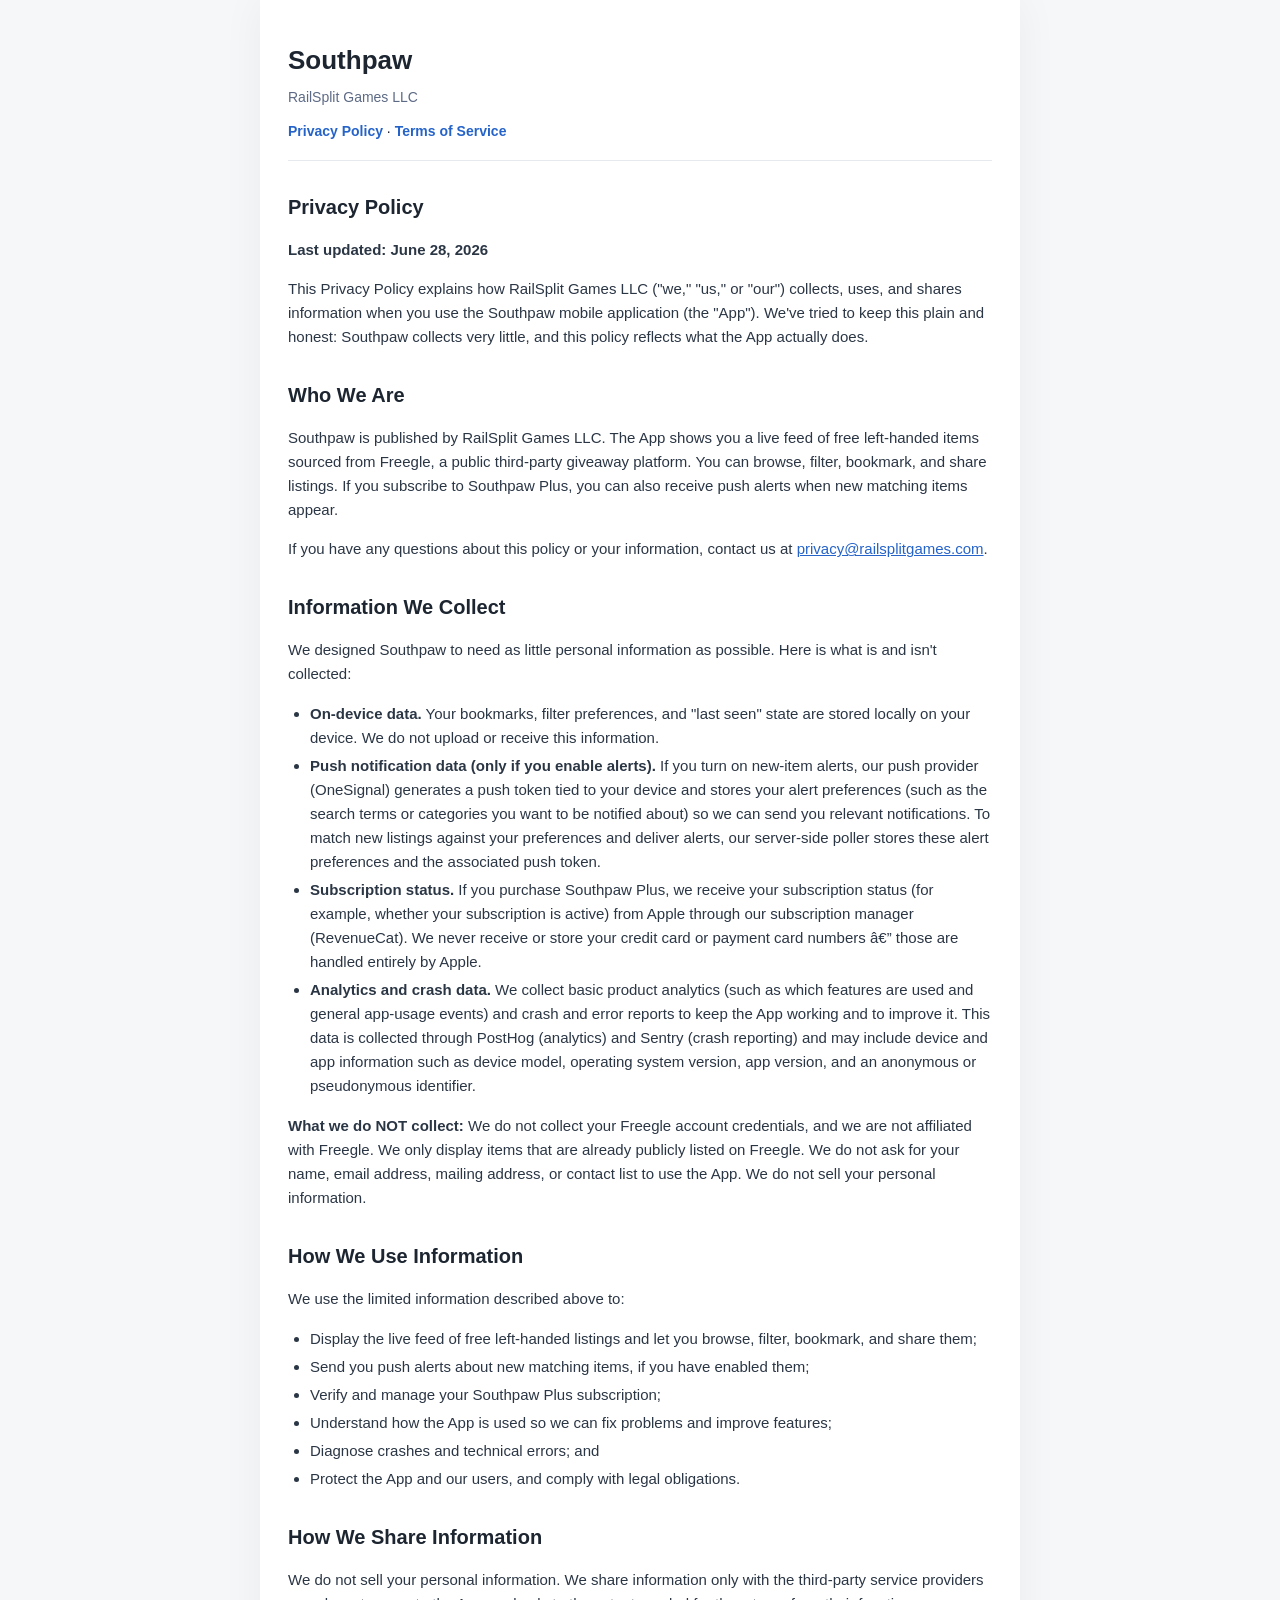
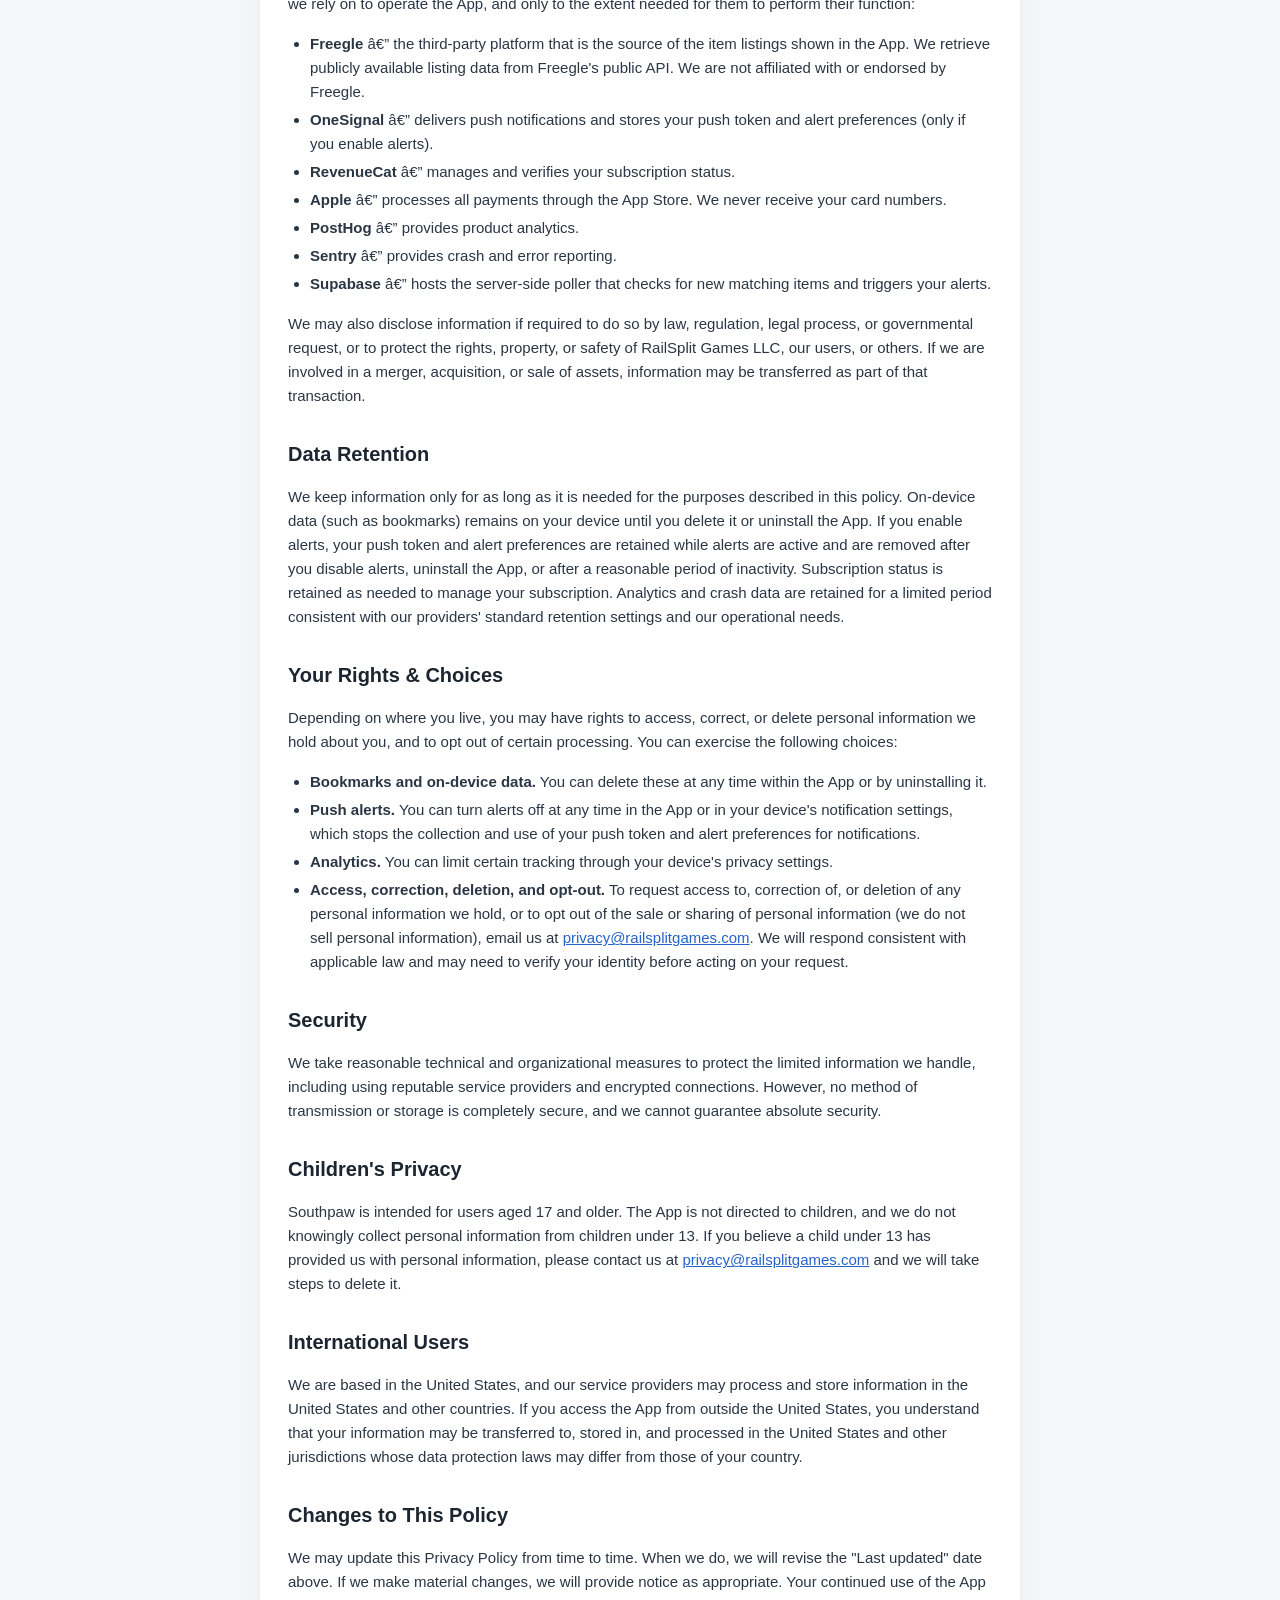
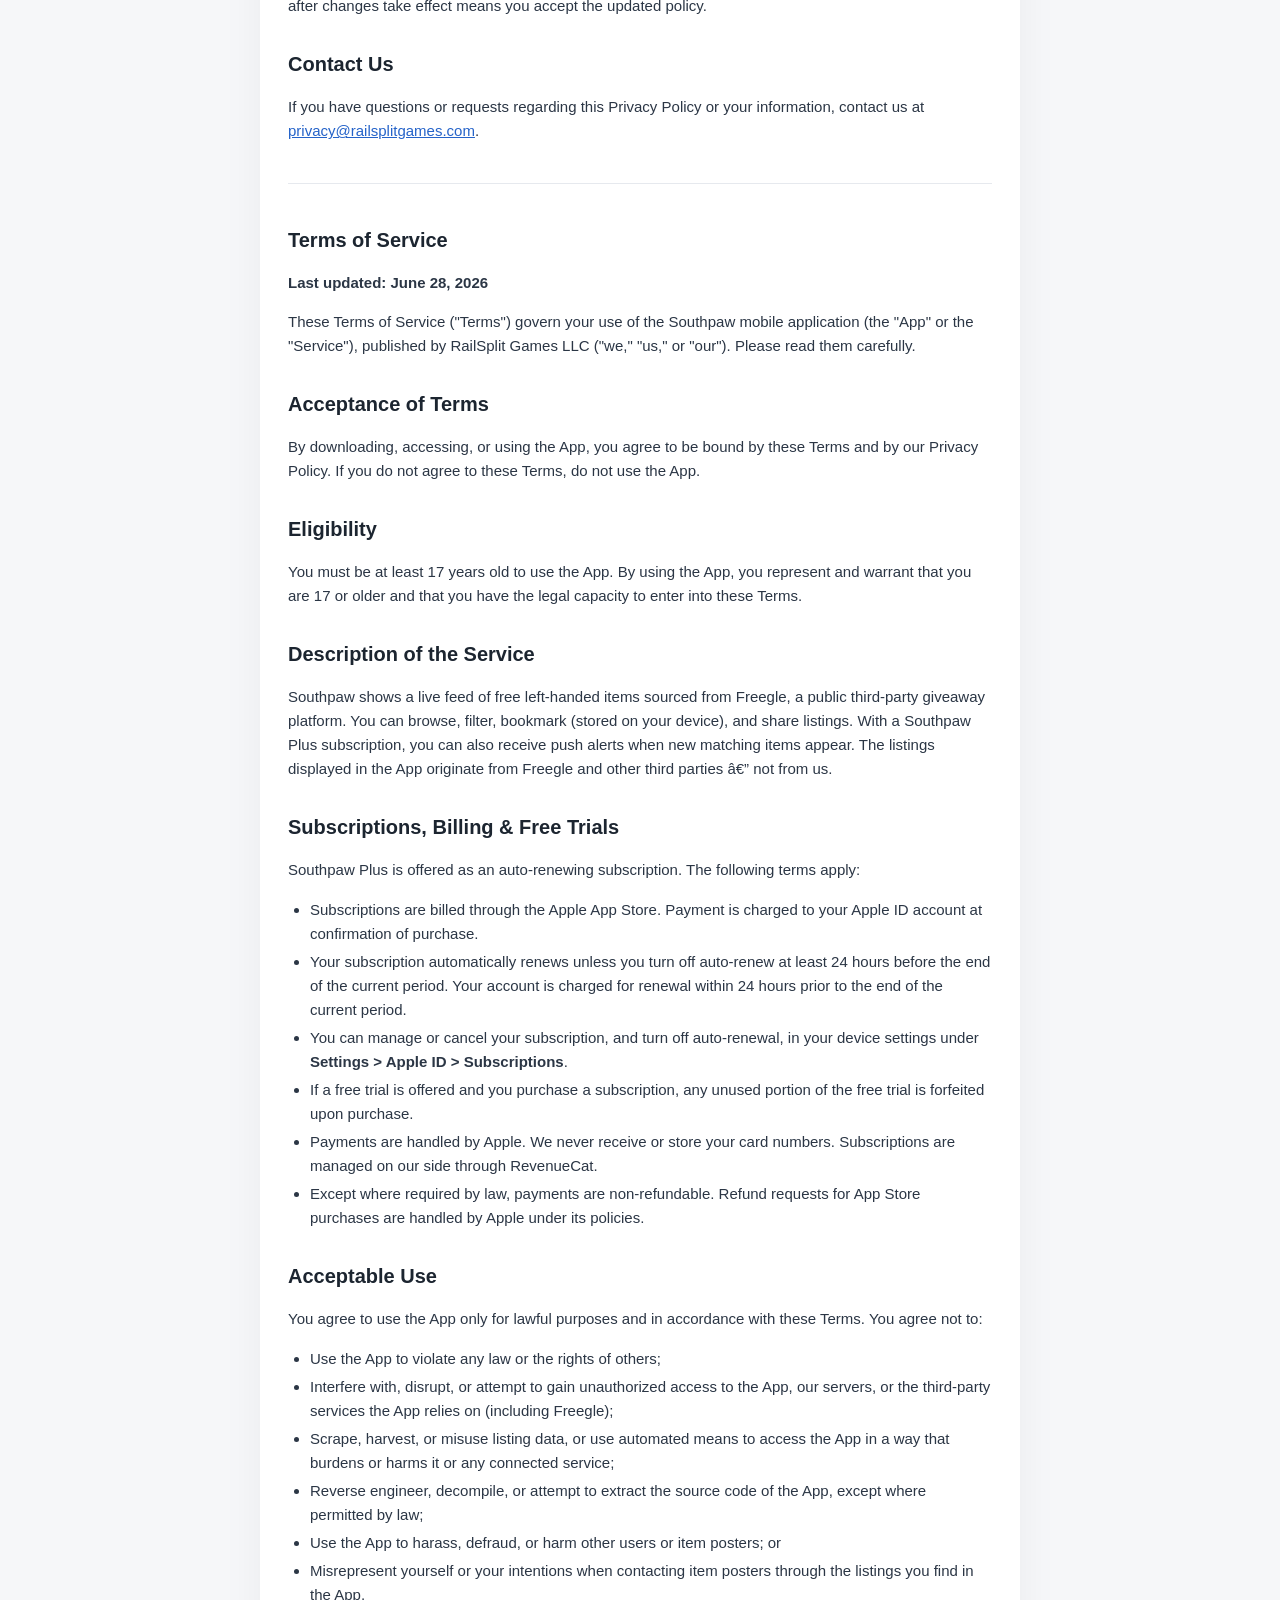
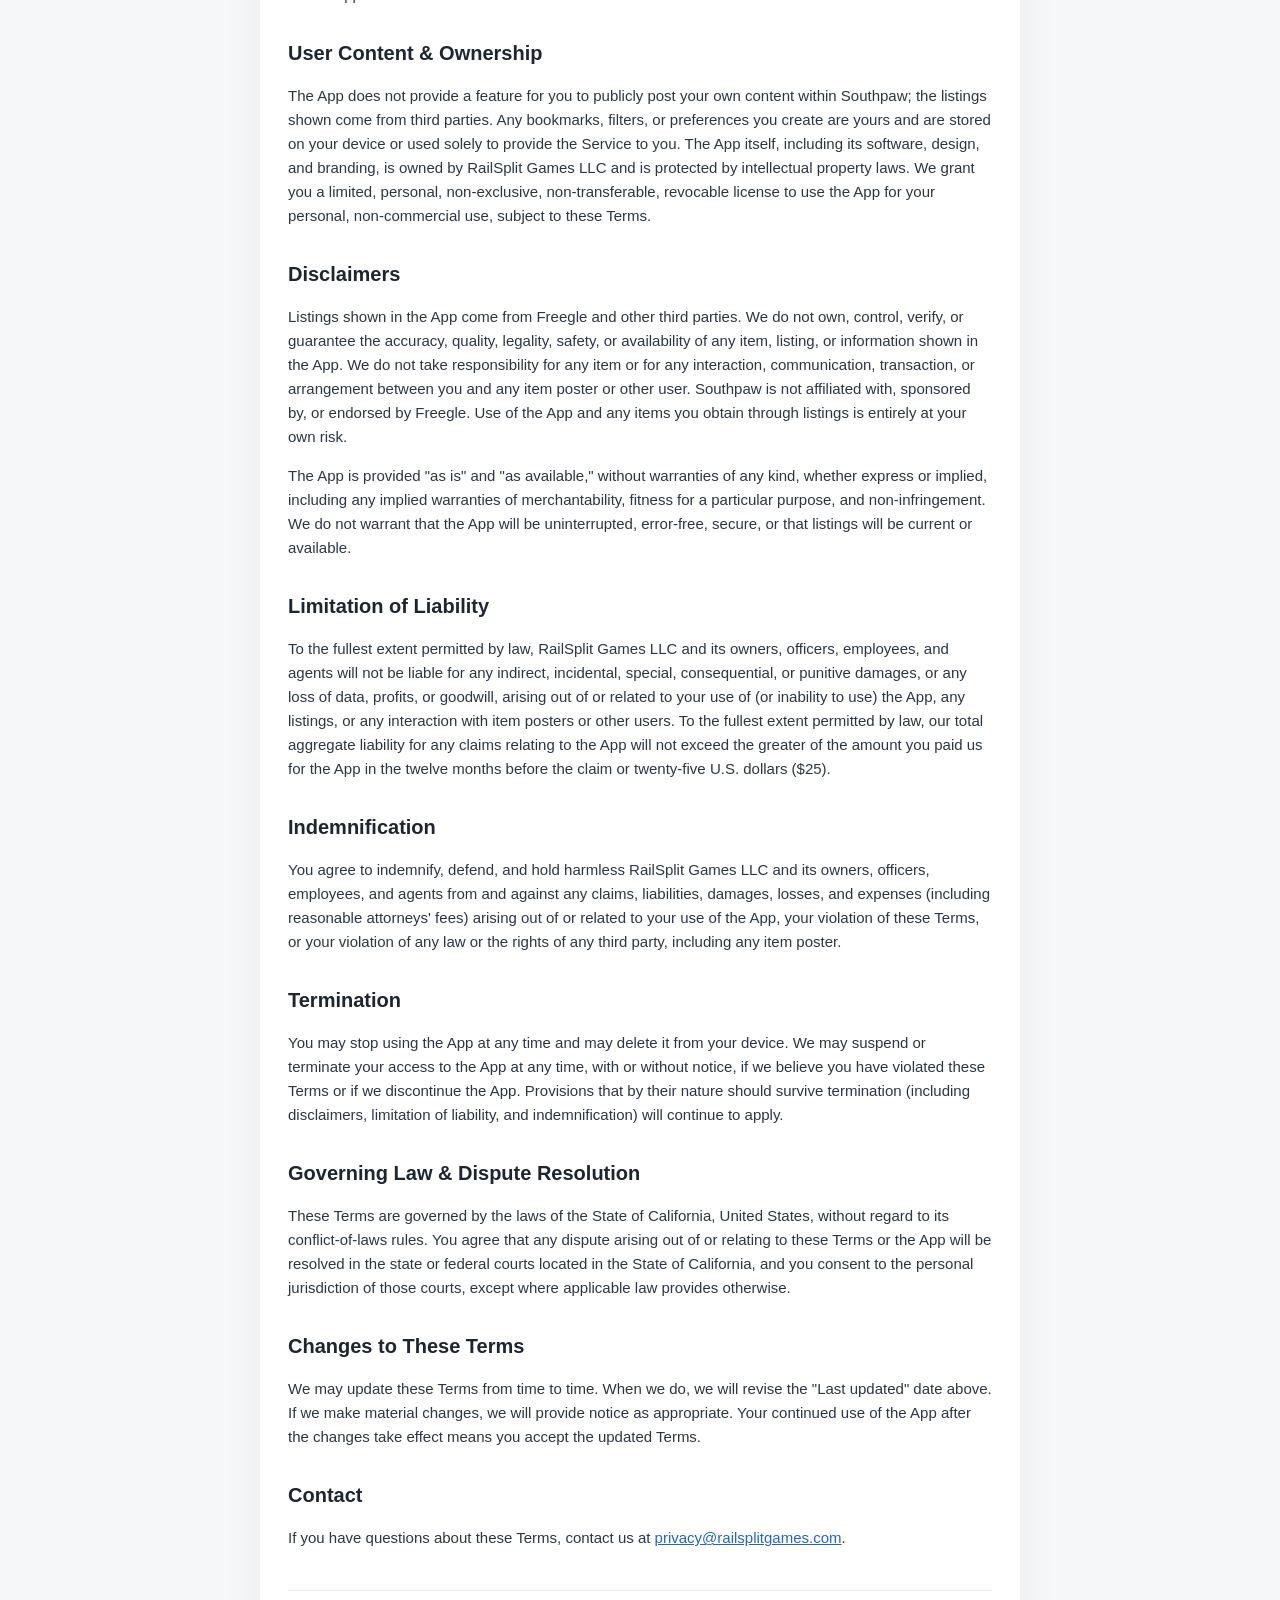
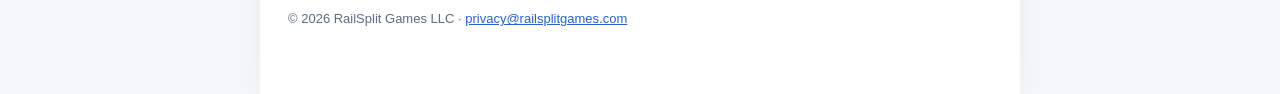
<file: legal/southpaw.html>
<!doctype html><html lang="en"><head><meta charset="utf-8"><meta name="viewport" content="width=device-width, initial-scale=1"><title>Southpaw - Legal</title><style>*{box-sizing:border-box} body{margin:0;background:#f6f7f9;color:#1c2530;font-family:-apple-system,BlinkMacSystemFont,"Segoe UI",Roboto,Helvetica,Arial,sans-serif;line-height:1.6}
.wrap{max-width:760px;margin:0 auto;background:#fff;padding:40px 28px 64px;min-height:100vh;box-shadow:0 0 40px rgba(0,0,0,.05)}
header{border-bottom:1px solid #e6e9ee;padding-bottom:18px;margin-bottom:8px}
h1{font-size:26px;margin:0 0 4px} .pub{color:#5d6a85;font-size:14px}
nav{margin-top:12px;font-size:14px} nav a{color:#2563c9;text-decoration:none;font-weight:600} nav a:hover{text-decoration:underline}
h2{font-size:20px;margin:30px 0 6px} h3{font-size:16px;margin:20px 0 4px}
p,li{font-size:15px;color:#2b3645} a{color:#2563c9} ul{padding-left:22px} li{margin:4px 0}
hr{border:none;border-top:1px solid #e6e9ee;margin:40px 0}
footer{margin-top:40px;padding-top:18px;border-top:1px solid #e6e9ee;color:#5d6a85;font-size:13px}
section{scroll-margin-top:16px}</style></head><body><div class="wrap"><header><h1>Southpaw</h1><div class="pub">RailSplit Games LLC</div><nav><a href="#privacy">Privacy Policy</a> &middot; <a href="#terms">Terms of Service</a></nav></header><section id="privacy"><h2>Privacy Policy</h2>
<p><strong>Last updated: June 28, 2026</strong></p>
<p>This Privacy Policy explains how RailSplit Games LLC ("we," "us," or "our") collects, uses, and shares information when you use the Southpaw mobile application (the "App"). We've tried to keep this plain and honest: Southpaw collects very little, and this policy reflects what the App actually does.</p>

<h2>Who We Are</h2>
<p>Southpaw is published by RailSplit Games LLC. The App shows you a live feed of free left-handed items sourced from Freegle, a public third-party giveaway platform. You can browse, filter, bookmark, and share listings. If you subscribe to Southpaw Plus, you can also receive push alerts when new matching items appear.</p>
<p>If you have any questions about this policy or your information, contact us at <a href="mailto:privacy@railsplitgames.com">privacy@railsplitgames.com</a>.</p>

<h2>Information We Collect</h2>
<p>We designed Southpaw to need as little personal information as possible. Here is what is and isn't collected:</p>
<ul>
<li><strong>On-device data.</strong> Your bookmarks, filter preferences, and "last seen" state are stored locally on your device. We do not upload or receive this information.</li>
<li><strong>Push notification data (only if you enable alerts).</strong> If you turn on new-item alerts, our push provider (OneSignal) generates a push token tied to your device and stores your alert preferences (such as the search terms or categories you want to be notified about) so we can send you relevant notifications. To match new listings against your preferences and deliver alerts, our server-side poller stores these alert preferences and the associated push token.</li>
<li><strong>Subscription status.</strong> If you purchase Southpaw Plus, we receive your subscription status (for example, whether your subscription is active) from Apple through our subscription manager (RevenueCat). We never receive or store your credit card or payment card numbers â€” those are handled entirely by Apple.</li>
<li><strong>Analytics and crash data.</strong> We collect basic product analytics (such as which features are used and general app-usage events) and crash and error reports to keep the App working and to improve it. This data is collected through PostHog (analytics) and Sentry (crash reporting) and may include device and app information such as device model, operating system version, app version, and an anonymous or pseudonymous identifier.</li>
</ul>
<p><strong>What we do NOT collect:</strong> We do not collect your Freegle account credentials, and we are not affiliated with Freegle. We only display items that are already publicly listed on Freegle. We do not ask for your name, email address, mailing address, or contact list to use the App. We do not sell your personal information.</p>

<h2>How We Use Information</h2>
<p>We use the limited information described above to:</p>
<ul>
<li>Display the live feed of free left-handed listings and let you browse, filter, bookmark, and share them;</li>
<li>Send you push alerts about new matching items, if you have enabled them;</li>
<li>Verify and manage your Southpaw Plus subscription;</li>
<li>Understand how the App is used so we can fix problems and improve features;</li>
<li>Diagnose crashes and technical errors; and</li>
<li>Protect the App and our users, and comply with legal obligations.</li>
</ul>

<h2>How We Share Information</h2>
<p>We do not sell your personal information. We share information only with the third-party service providers we rely on to operate the App, and only to the extent needed for them to perform their function:</p>
<ul>
<li><strong>Freegle</strong> â€” the third-party platform that is the source of the item listings shown in the App. We retrieve publicly available listing data from Freegle's public API. We are not affiliated with or endorsed by Freegle.</li>
<li><strong>OneSignal</strong> â€” delivers push notifications and stores your push token and alert preferences (only if you enable alerts).</li>
<li><strong>RevenueCat</strong> â€” manages and verifies your subscription status.</li>
<li><strong>Apple</strong> â€” processes all payments through the App Store. We never receive your card numbers.</li>
<li><strong>PostHog</strong> â€” provides product analytics.</li>
<li><strong>Sentry</strong> â€” provides crash and error reporting.</li>
<li><strong>Supabase</strong> â€” hosts the server-side poller that checks for new matching items and triggers your alerts.</li>
</ul>
<p>We may also disclose information if required to do so by law, regulation, legal process, or governmental request, or to protect the rights, property, or safety of RailSplit Games LLC, our users, or others. If we are involved in a merger, acquisition, or sale of assets, information may be transferred as part of that transaction.</p>

<h2>Data Retention</h2>
<p>We keep information only for as long as it is needed for the purposes described in this policy. On-device data (such as bookmarks) remains on your device until you delete it or uninstall the App. If you enable alerts, your push token and alert preferences are retained while alerts are active and are removed after you disable alerts, uninstall the App, or after a reasonable period of inactivity. Subscription status is retained as needed to manage your subscription. Analytics and crash data are retained for a limited period consistent with our providers' standard retention settings and our operational needs.</p>

<h2>Your Rights & Choices</h2>
<p>Depending on where you live, you may have rights to access, correct, or delete personal information we hold about you, and to opt out of certain processing. You can exercise the following choices:</p>
<ul>
<li><strong>Bookmarks and on-device data.</strong> You can delete these at any time within the App or by uninstalling it.</li>
<li><strong>Push alerts.</strong> You can turn alerts off at any time in the App or in your device's notification settings, which stops the collection and use of your push token and alert preferences for notifications.</li>
<li><strong>Analytics.</strong> You can limit certain tracking through your device's privacy settings.</li>
<li><strong>Access, correction, deletion, and opt-out.</strong> To request access to, correction of, or deletion of any personal information we hold, or to opt out of the sale or sharing of personal information (we do not sell personal information), email us at <a href="mailto:privacy@railsplitgames.com">privacy@railsplitgames.com</a>. We will respond consistent with applicable law and may need to verify your identity before acting on your request.</li>
</ul>

<h2>Security</h2>
<p>We take reasonable technical and organizational measures to protect the limited information we handle, including using reputable service providers and encrypted connections. However, no method of transmission or storage is completely secure, and we cannot guarantee absolute security.</p>

<h2>Children's Privacy</h2>
<p>Southpaw is intended for users aged 17 and older. The App is not directed to children, and we do not knowingly collect personal information from children under 13. If you believe a child under 13 has provided us with personal information, please contact us at <a href="mailto:privacy@railsplitgames.com">privacy@railsplitgames.com</a> and we will take steps to delete it.</p>

<h2>International Users</h2>
<p>We are based in the United States, and our service providers may process and store information in the United States and other countries. If you access the App from outside the United States, you understand that your information may be transferred to, stored in, and processed in the United States and other jurisdictions whose data protection laws may differ from those of your country.</p>

<h2>Changes to This Policy</h2>
<p>We may update this Privacy Policy from time to time. When we do, we will revise the "Last updated" date above. If we make material changes, we will provide notice as appropriate. Your continued use of the App after changes take effect means you accept the updated policy.</p>

<h2>Contact Us</h2>
<p>If you have questions or requests regarding this Privacy Policy or your information, contact us at <a href="mailto:privacy@railsplitgames.com">privacy@railsplitgames.com</a>.</p></section><hr><section id="terms"><h2>Terms of Service</h2>
<p><strong>Last updated: June 28, 2026</strong></p>
<p>These Terms of Service ("Terms") govern your use of the Southpaw mobile application (the "App" or the "Service"), published by RailSplit Games LLC ("we," "us," or "our"). Please read them carefully.</p>

<h2>Acceptance of Terms</h2>
<p>By downloading, accessing, or using the App, you agree to be bound by these Terms and by our Privacy Policy. If you do not agree to these Terms, do not use the App.</p>

<h2>Eligibility</h2>
<p>You must be at least 17 years old to use the App. By using the App, you represent and warrant that you are 17 or older and that you have the legal capacity to enter into these Terms.</p>

<h2>Description of the Service</h2>
<p>Southpaw shows a live feed of free left-handed items sourced from Freegle, a public third-party giveaway platform. You can browse, filter, bookmark (stored on your device), and share listings. With a Southpaw Plus subscription, you can also receive push alerts when new matching items appear. The listings displayed in the App originate from Freegle and other third parties â€” not from us.</p>

<h2>Subscriptions, Billing & Free Trials</h2>
<p>Southpaw Plus is offered as an auto-renewing subscription. The following terms apply:</p>
<ul>
<li>Subscriptions are billed through the Apple App Store. Payment is charged to your Apple ID account at confirmation of purchase.</li>
<li>Your subscription automatically renews unless you turn off auto-renew at least 24 hours before the end of the current period. Your account is charged for renewal within 24 hours prior to the end of the current period.</li>
<li>You can manage or cancel your subscription, and turn off auto-renewal, in your device settings under <strong>Settings &gt; Apple ID &gt; Subscriptions</strong>.</li>
<li>If a free trial is offered and you purchase a subscription, any unused portion of the free trial is forfeited upon purchase.</li>
<li>Payments are handled by Apple. We never receive or store your card numbers. Subscriptions are managed on our side through RevenueCat.</li>
<li>Except where required by law, payments are non-refundable. Refund requests for App Store purchases are handled by Apple under its policies.</li>
</ul>

<h2>Acceptable Use</h2>
<p>You agree to use the App only for lawful purposes and in accordance with these Terms. You agree not to:</p>
<ul>
<li>Use the App to violate any law or the rights of others;</li>
<li>Interfere with, disrupt, or attempt to gain unauthorized access to the App, our servers, or the third-party services the App relies on (including Freegle);</li>
<li>Scrape, harvest, or misuse listing data, or use automated means to access the App in a way that burdens or harms it or any connected service;</li>
<li>Reverse engineer, decompile, or attempt to extract the source code of the App, except where permitted by law;</li>
<li>Use the App to harass, defraud, or harm other users or item posters; or</li>
<li>Misrepresent yourself or your intentions when contacting item posters through the listings you find in the App.</li>
</ul>

<h2>User Content & Ownership</h2>
<p>The App does not provide a feature for you to publicly post your own content within Southpaw; the listings shown come from third parties. Any bookmarks, filters, or preferences you create are yours and are stored on your device or used solely to provide the Service to you. The App itself, including its software, design, and branding, is owned by RailSplit Games LLC and is protected by intellectual property laws. We grant you a limited, personal, non-exclusive, non-transferable, revocable license to use the App for your personal, non-commercial use, subject to these Terms.</p>

<h2>Disclaimers</h2>
<p>Listings shown in the App come from Freegle and other third parties. We do not own, control, verify, or guarantee the accuracy, quality, legality, safety, or availability of any item, listing, or information shown in the App. We do not take responsibility for any item or for any interaction, communication, transaction, or arrangement between you and any item poster or other user. Southpaw is not affiliated with, sponsored by, or endorsed by Freegle. Use of the App and any items you obtain through listings is entirely at your own risk.</p>
<p>The App is provided "as is" and "as available," without warranties of any kind, whether express or implied, including any implied warranties of merchantability, fitness for a particular purpose, and non-infringement. We do not warrant that the App will be uninterrupted, error-free, secure, or that listings will be current or available.</p>

<h2>Limitation of Liability</h2>
<p>To the fullest extent permitted by law, RailSplit Games LLC and its owners, officers, employees, and agents will not be liable for any indirect, incidental, special, consequential, or punitive damages, or any loss of data, profits, or goodwill, arising out of or related to your use of (or inability to use) the App, any listings, or any interaction with item posters or other users. To the fullest extent permitted by law, our total aggregate liability for any claims relating to the App will not exceed the greater of the amount you paid us for the App in the twelve months before the claim or twenty-five U.S. dollars ($25).</p>

<h2>Indemnification</h2>
<p>You agree to indemnify, defend, and hold harmless RailSplit Games LLC and its owners, officers, employees, and agents from and against any claims, liabilities, damages, losses, and expenses (including reasonable attorneys' fees) arising out of or related to your use of the App, your violation of these Terms, or your violation of any law or the rights of any third party, including any item poster.</p>

<h2>Termination</h2>
<p>You may stop using the App at any time and may delete it from your device. We may suspend or terminate your access to the App at any time, with or without notice, if we believe you have violated these Terms or if we discontinue the App. Provisions that by their nature should survive termination (including disclaimers, limitation of liability, and indemnification) will continue to apply.</p>

<h2>Governing Law & Dispute Resolution</h2>
<p>These Terms are governed by the laws of the State of California, United States, without regard to its conflict-of-laws rules. You agree that any dispute arising out of or relating to these Terms or the App will be resolved in the state or federal courts located in the State of California, and you consent to the personal jurisdiction of those courts, except where applicable law provides otherwise.</p>

<h2>Changes to These Terms</h2>
<p>We may update these Terms from time to time. When we do, we will revise the "Last updated" date above. If we make material changes, we will provide notice as appropriate. Your continued use of the App after the changes take effect means you accept the updated Terms.</p>

<h2>Contact</h2>
<p>If you have questions about these Terms, contact us at <a href="mailto:privacy@railsplitgames.com">privacy@railsplitgames.com</a>.</p></section><footer>&copy; 2026 RailSplit Games LLC &middot; <a href="mailto:privacy@railsplitgames.com">privacy@railsplitgames.com</a></footer></div></body></html>
</file>
